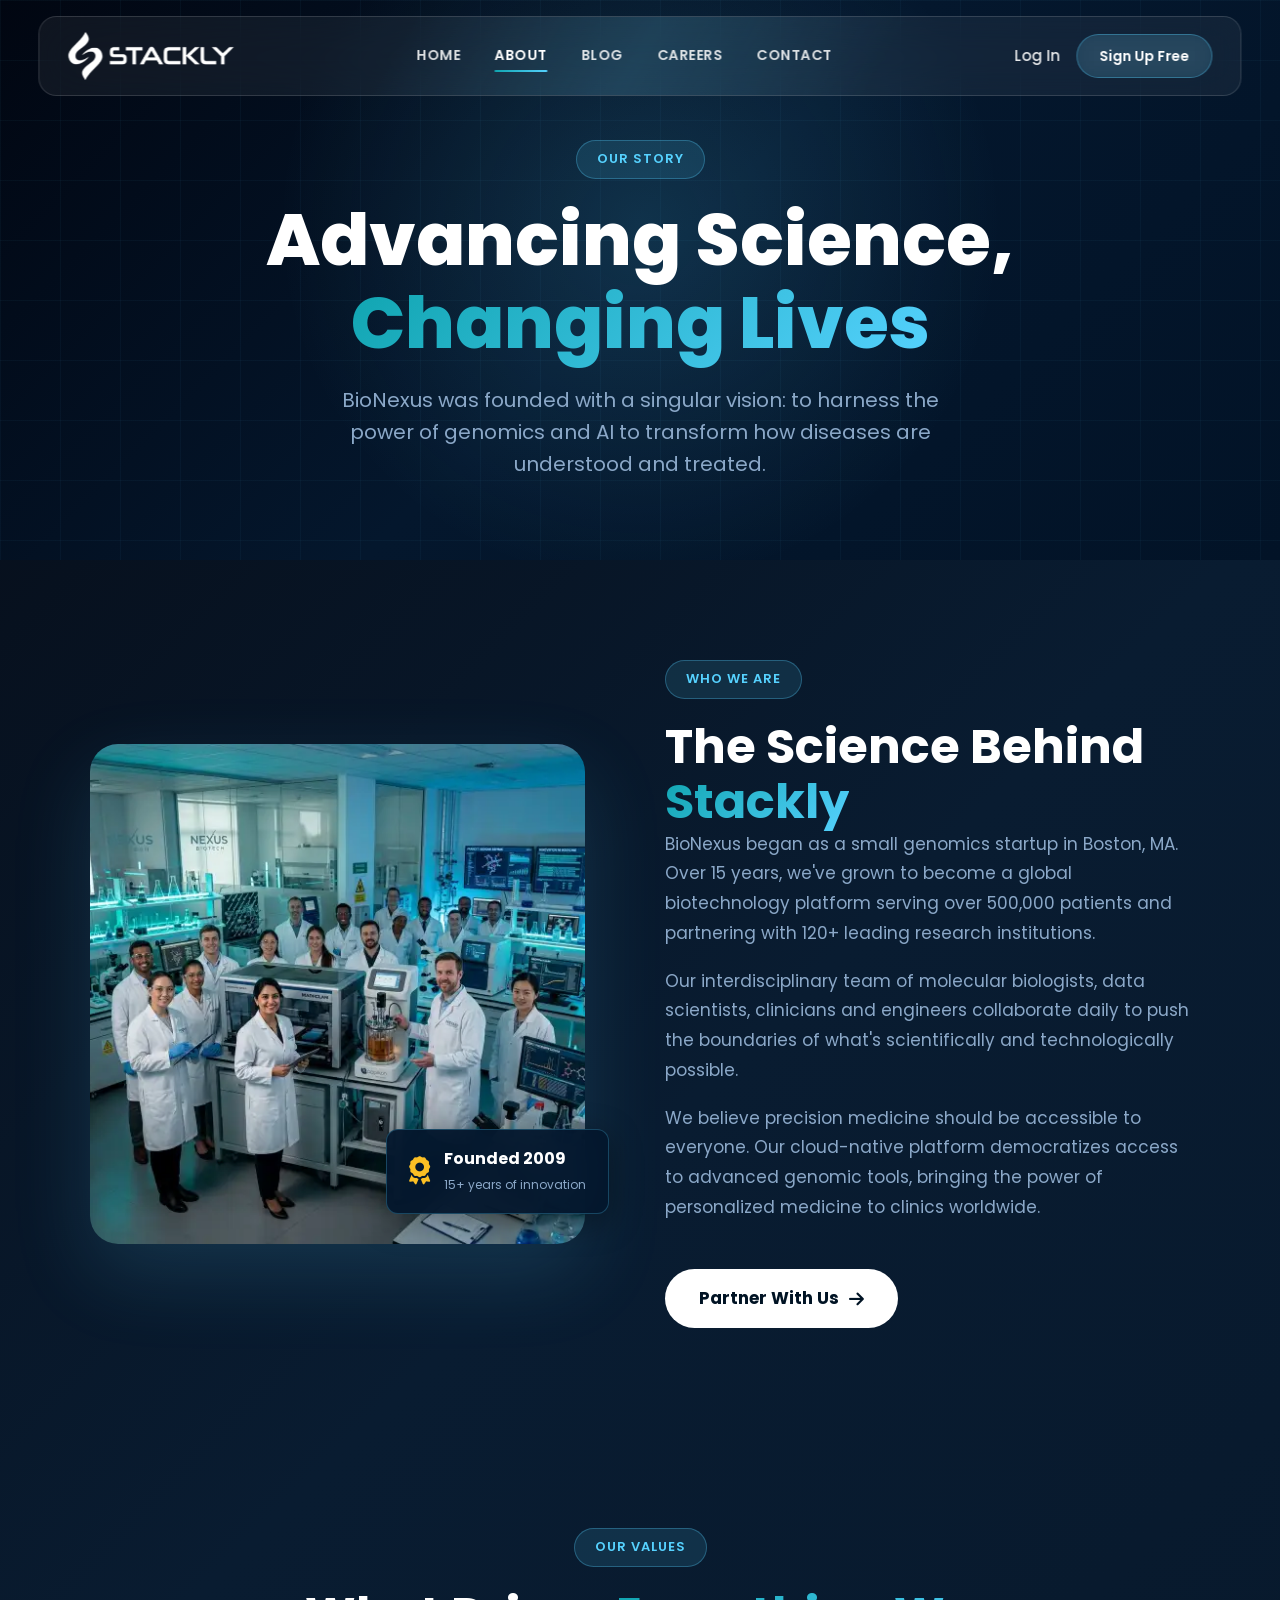
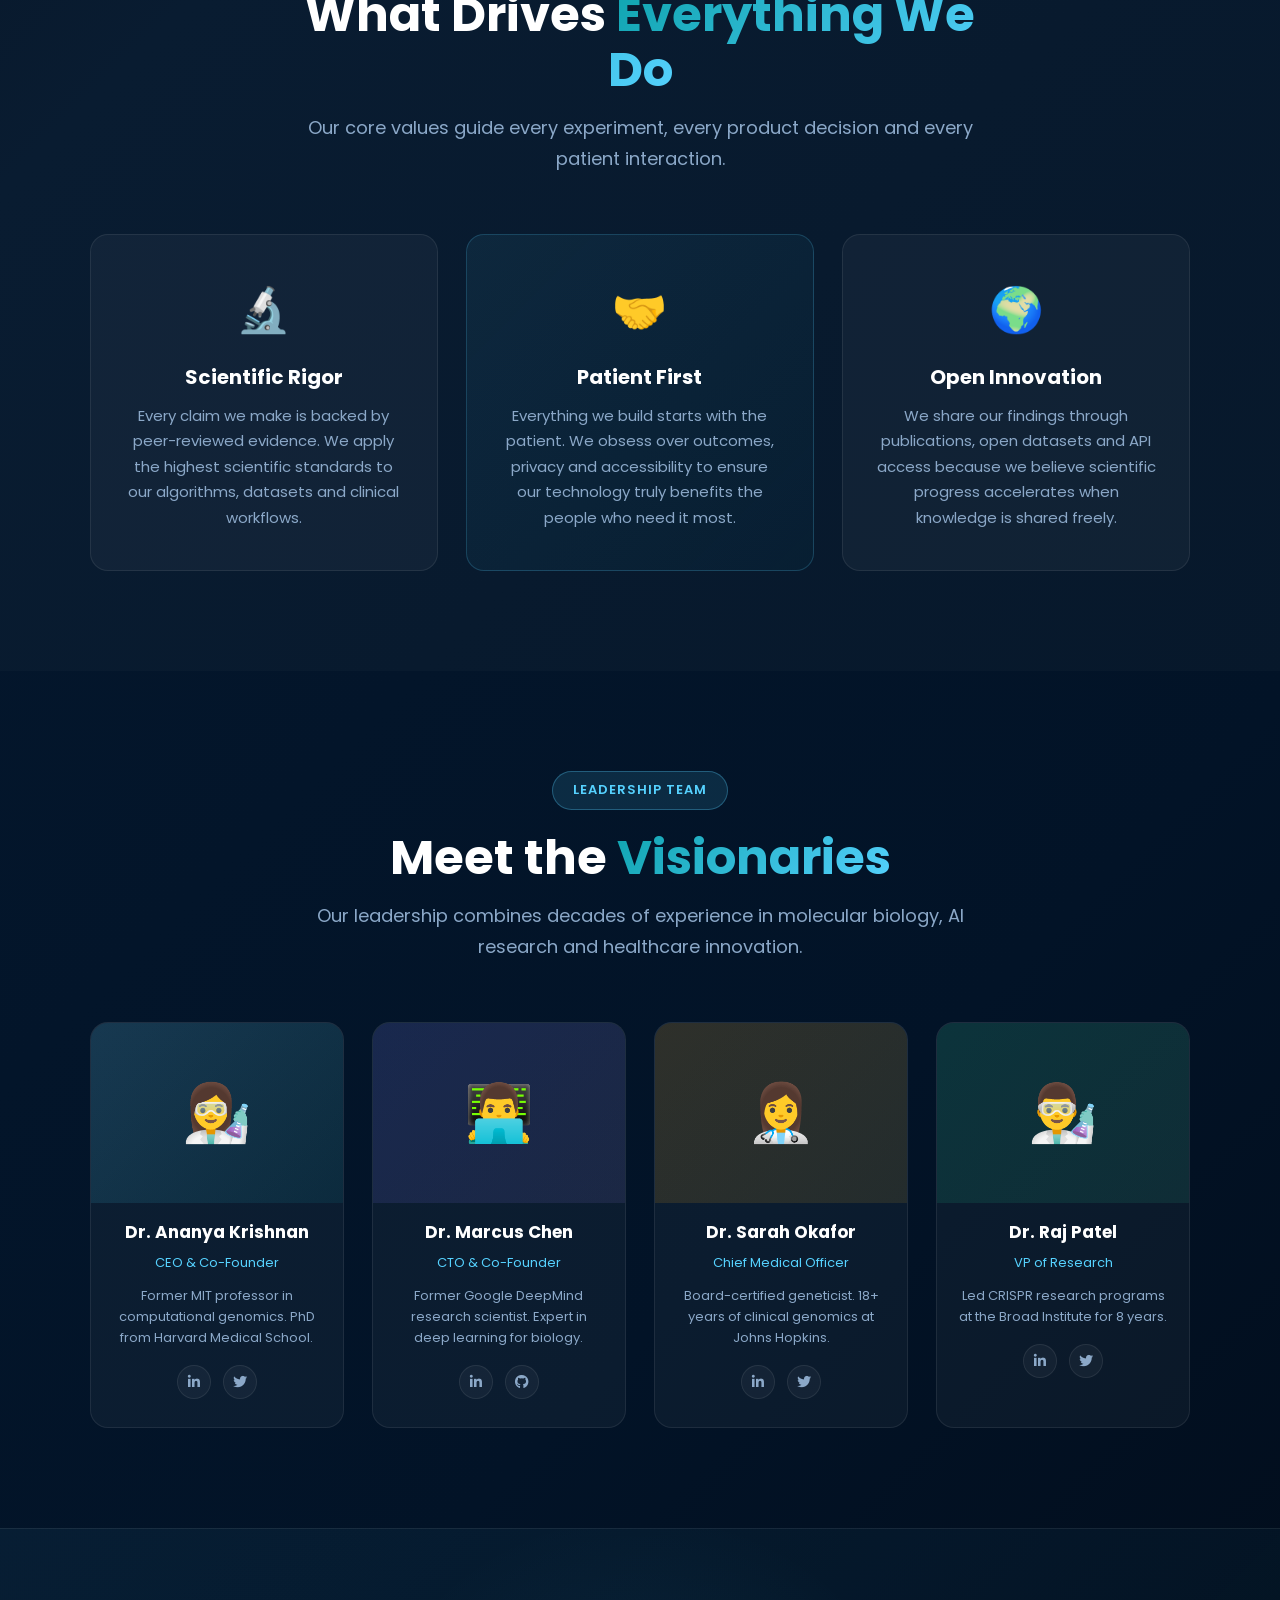
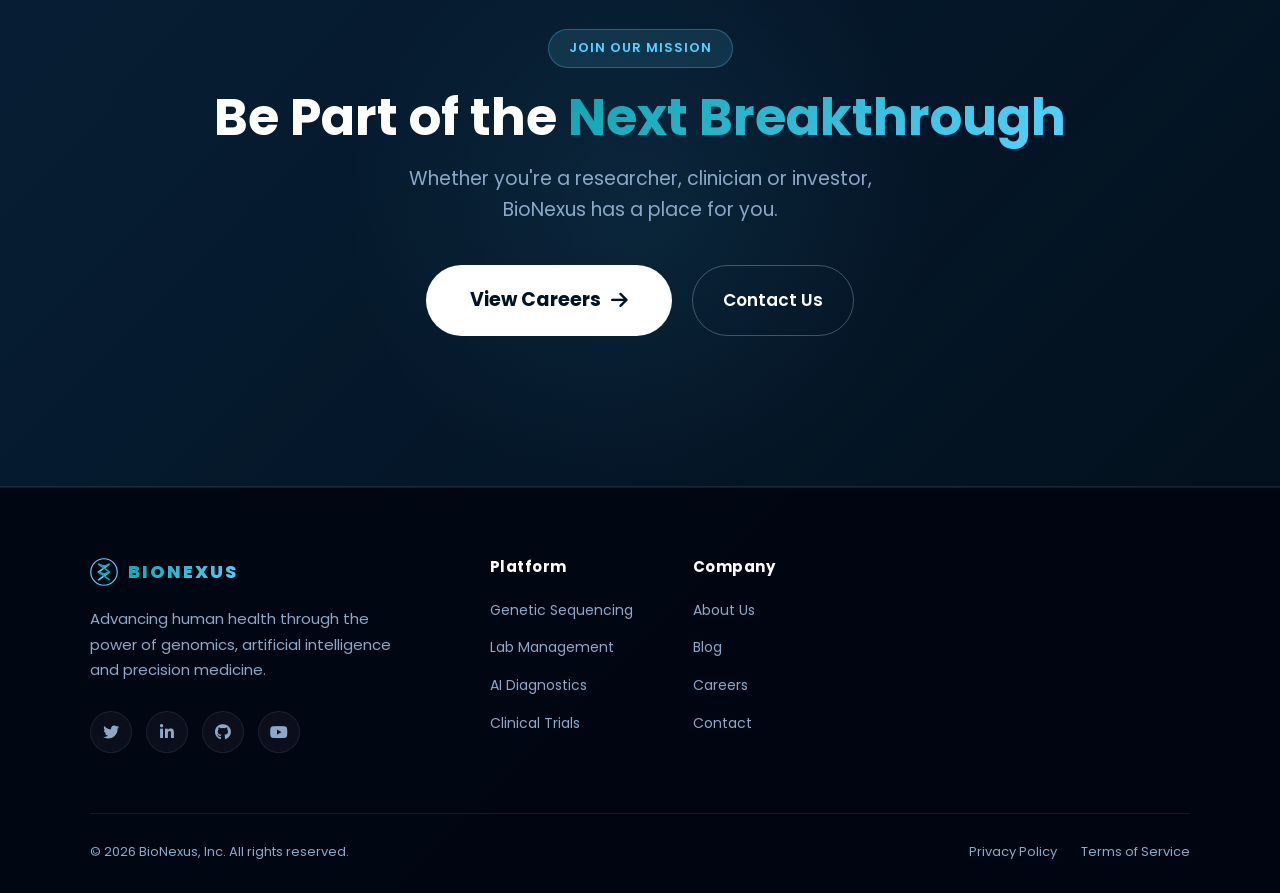
<file: about.html>
<!DOCTYPE html>
<html lang="en">
<head>
  <meta charset="UTF-8">
  <meta name="viewport" content="width=device-width, initial-scale=1.0">
  <title>About BioNexus — Our Story & Mission</title>
  <meta name="description" content="Learn about BioNexus's mission to revolutionize biotechnology through AI-powered genomics and precision medicine.">
  <link href="https://fonts.googleapis.com/css2?family=Poppins:wght@300;400;500;600;700;800&display=swap" rel="stylesheet">
  <link rel="stylesheet" href="https://cdnjs.cloudflare.com/ajax/libs/font-awesome/6.5.0/css/all.min.css">
  <link rel="stylesheet" href="style.css">
  <style>
    /* ABOUT PAGE SPECIFIC */
    .about-hero {
      min-height: 60vh;
      display: flex;
      align-items: center;
      justify-content: center;
      text-align: center;
      padding: 140px 7% 80px;
      position: relative;
      overflow: hidden;
      background:
        radial-gradient(circle at 50% 40%, rgba(86,210,255,0.15), transparent 50%),
        linear-gradient(135deg, #010611, #04172d, #021327);
    }
    .about-hero::before {
      content:"";
      position:absolute;
      inset:0;
      background-image:
        linear-gradient(rgba(86,210,255,0.04) 1px, transparent 1px),
        linear-gradient(90deg, rgba(86,210,255,0.04) 1px, transparent 1px);
      background-size: 60px 60px;
      pointer-events: none;
    }
    .about-hero h1 {
      font-size: clamp(40px, 6vw, 72px);
      font-weight: 800;
      margin-bottom: 20px;
      position: relative;
    }
    .about-hero p {
      font-size: 20px;
      color: var(--text-muted);
      max-width: 620px;
      margin: 0 auto;
      position: relative;
    }
    .team-section {
      padding: 100px 7%;
    }
    .team-grid {
      display: grid;
      grid-template-columns: repeat(4, 1fr);
      gap: 28px;
      margin-top: 60px;
    }
    .team-card {
      background: var(--card-bg);
      border: 1px solid var(--card-border);
      border-radius: var(--radius);
      overflow: hidden;
      text-align: center;
      padding-bottom: 28px;
      transition: all 0.4s ease;
    }
    .team-card:hover {
      transform: translateY(-8px);
      border-color: rgba(86,210,255,0.25);
      box-shadow: 0 20px 50px rgba(86,210,255,0.1);
    }
    .team-avatar {
      height: 180px;
      display: flex;
      align-items: center;
      justify-content: center;
      font-size: 56px;
      font-weight: 800;
      margin-bottom: 20px;
    }
    .team-card h3 { font-size: 17px; color: var(--white); margin-bottom: 6px; }
    .team-card span { font-size: 13px; color: var(--primary); }
    .team-card p { font-size: 13px; color: var(--text-muted); padding: 12px 20px 0; line-height: 1.6; }
    .team-socials {
      display: flex;
      justify-content: center;
      gap: 12px;
      margin-top: 16px;
    }
    .team-socials a {
      width: 34px; height: 34px;
      border-radius: 50%;
      background: var(--card-bg);
      border: 1px solid var(--card-border);
      display: flex;
      align-items: center;
      justify-content: center;
      color: var(--text-muted);
      font-size: 14px;
      transition: all 0.3s;
    }
    .team-socials a:hover {
      background: rgba(86,210,255,0.1);
      border-color: rgba(86,210,255,0.3);
      color: var(--primary);
    }
    .mission-section {
      padding: 100px 7%;
      background: rgba(255,255,255,0.02);
    }
    .mission-grid {
      display: grid;
      grid-template-columns: repeat(3, 1fr);
      gap: 28px;
      margin-top: 60px;
    }
    .mission-card {
      background: var(--card-bg);
      border: 1px solid var(--card-border);
      border-radius: var(--radius);
      padding: 40px 32px;
      text-align: center;
      transition: all 0.4s ease;
    }
    .mission-card:hover {
      transform: translateY(-8px);
      border-color: rgba(86,210,255,0.25);
      box-shadow: 0 20px 50px rgba(86,210,255,0.08);
    }
    .mission-icon {
      font-size: 44px;
      margin-bottom: 20px;
    }
    .mission-card h3 { font-size: 20px; margin-bottom: 14px; }
    .mission-card p { font-size: 15px; color: var(--text-muted); line-height: 1.7; }
    @media (max-width: 900px) {
      .team-grid { grid-template-columns: repeat(2, 1fr); }
      .mission-grid { grid-template-columns: 1fr; }
    }
    @media (max-width: 600px) {
      .team-grid { grid-template-columns: 1fr; }
    }
  </style>
</head>
<body>
  <!-- HEADER -->
  <header id="header">
   <div class="logo">
    <img src="Assests/logo.webp" alt="Stackly Logo" class="logo-img">
</div>
    <nav id="nav">
      <a href="home.html" class="nav-link">HOME</a>
      <a href="about.html" class="nav-link active">ABOUT</a>
      <a href="blog.html" class="nav-link">BLOG</a>
      <a href="careers.html" class="nav-link">CAREERS</a>
      <a href="contact.html" class="nav-link">CONTACT</a>
    </nav>
    <div class="header-right">
      <a href="login.html" class="btn-login">Log In</a>
      <a href="signup.html" class="btn-signup">Sign Up Free</a>
    </div>
    <button class="hamburger" id="hamburger" aria-label="Toggle menu">
      <span></span><span></span><span></span>
    </button>
  </header>
  <div class="mobile-menu" id="mobileMenu">
    <div class="mobile-menu-top">
      <span class="logo-text" style="color:#56d2ff;font-weight:800;font-size:22px;">STACKLY</span>
      <button class="mobile-close" id="menuClose"><i class="fas fa-times"></i></button>
    </div>
    <a href="home.html">HOME</a>
    <a href="about.html">ABOUT</a>
    <a href="blog.html">BLOG</a>
    <a href="careers.html">CAREERS</a>
    <a href="contact.html">CONTACT</a>
    <a href="login.html" class="mobile-login">LOG IN</a>
    <a href="signup.html" class="mobile-signup">SIGN UP FREE</a>
  </div>
  <!-- ABOUT HERO -->
  <section class="about-hero">
    <div>
      <span class="section-tag">Our Story</span>
      <h1>Advancing Science,<br><span class="gradient-text">Changing Lives</span></h1>
      <p>BioNexus was founded with a singular vision: to harness the power of genomics and AI to transform how diseases are understood and treated.</p>
    </div>
  </section>
  <!-- ABOUT SECTION (reusing home style) -->
  <section class="about-section">
    <div class="about-left">
      <div class="about-img-wrap">
        <img src="Assests/about.webp" alt="BioNexus Team">
        <div class="about-badge">
          <i class="fas fa-award"></i>
          <div>
            <strong>Founded 2009</strong>
            <span>15+ years of innovation</span>
          </div>
        </div>
      </div>
    </div>
    <div class="about-right">
      <span class="section-tag">Who We Are</span>
      <h2>The Science Behind<br><span class="gradient-text">Stackly</span></h2>
      <p class="about-text">
        BioNexus began as a small genomics startup in Boston, MA. Over 15 years, we've grown to become a global biotechnology platform serving over 500,000 patients and partnering with 120+ leading research institutions.
      </p>
      <p class="about-text">
        Our interdisciplinary team of molecular biologists, data scientists, clinicians and engineers collaborate daily to push the boundaries of what's scientifically and technologically possible.
      </p>
      <p class="about-text">
        We believe precision medicine should be accessible to everyone. Our cloud-native platform democratizes access to advanced genomic tools, bringing the power of personalized medicine to clinics worldwide.
      </p>
      <a href="contact.html" class="btn-primary" style="margin-top:28px;display:inline-flex;">Partner With Us <i class="fas fa-arrow-right"></i></a>
    </div>
  </section>
  <!-- MISSION SECTION -->
  <section class="mission-section">
    <div class="section-header">
      <span class="section-tag">Our Values</span>
      <h2>What Drives <span class="gradient-text">Everything We Do</span></h2>
      <p>Our core values guide every experiment, every product decision and every patient interaction.</p>
    </div>
    <div class="mission-grid">
      <div class="mission-card">
        <div class="mission-icon">🔬</div>
        <h3>Scientific Rigor</h3>
        <p>Every claim we make is backed by peer-reviewed evidence. We apply the highest scientific standards to our algorithms, datasets and clinical workflows.</p>
      </div>
      <div class="mission-card" style="background:linear-gradient(135deg,rgba(86,210,255,0.07),rgba(15,164,175,0.04));border-color:rgba(86,210,255,0.2);">
        <div class="mission-icon">🤝</div>
        <h3>Patient First</h3>
        <p>Everything we build starts with the patient. We obsess over outcomes, privacy and accessibility to ensure our technology truly benefits the people who need it most.</p>
      </div>
      <div class="mission-card">
        <div class="mission-icon">🌍</div>
        <h3>Open Innovation</h3>
        <p>We share our findings through publications, open datasets and API access because we believe scientific progress accelerates when knowledge is shared freely.</p>
      </div>
    </div>
  </section>
  <!-- TEAM SECTION -->
  <section class="team-section">
    <div class="section-header">
      <span class="section-tag">Leadership Team</span>
      <h2>Meet the <span class="gradient-text">Visionaries</span></h2>
      <p>Our leadership combines decades of experience in molecular biology, AI research and healthcare innovation.</p>
    </div>
    <div class="team-grid">
      <div class="team-card">
        <div class="team-avatar" style="background:linear-gradient(135deg,rgba(86,210,255,0.15),rgba(15,164,175,0.1));">👩‍🔬</div>
        <h3>Dr. Ananya Krishnan</h3>
        <span>CEO & Co-Founder</span>
        <p>Former MIT professor in computational genomics. PhD from Harvard Medical School.</p>
        <div class="team-socials">
          <a href="#"><i class="fab fa-linkedin-in"></i></a>
          <a href="#"><i class="fab fa-twitter"></i></a>
        </div>
      </div>
      <div class="team-card">
        <div class="team-avatar" style="background:linear-gradient(135deg,rgba(99,102,241,0.15),rgba(167,139,250,0.1));">👨‍💻</div>
        <h3>Dr. Marcus Chen</h3>
        <span>CTO & Co-Founder</span>
        <p>Former Google DeepMind research scientist. Expert in deep learning for biology.</p>
        <div class="team-socials">
          <a href="#"><i class="fab fa-linkedin-in"></i></a>
          <a href="#"><i class="fab fa-github"></i></a>
        </div>
      </div>
      <div class="team-card">
        <div class="team-avatar" style="background:linear-gradient(135deg,rgba(245,158,11,0.15),rgba(251,191,36,0.1));">👩‍⚕️</div>
        <h3>Dr. Sarah Okafor</h3>
        <span>Chief Medical Officer</span>
        <p>Board-certified geneticist. 18+ years of clinical genomics at Johns Hopkins.</p>
        <div class="team-socials">
          <a href="#"><i class="fab fa-linkedin-in"></i></a>
          <a href="#"><i class="fab fa-twitter"></i></a>
        </div>
      </div>
      <div class="team-card">
        <div class="team-avatar" style="background:linear-gradient(135deg,rgba(16,185,129,0.15),rgba(52,211,153,0.1));">👨‍🔬</div>
        <h3>Dr. Raj Patel</h3>
        <span>VP of Research</span>
        <p>Led CRISPR research programs at the Broad Institute for 8 years.</p>
        <div class="team-socials">
          <a href="404.html"><i class="fab fa-linkedin-in"></i></a>
          <a href="404.html"><i class="fab fa-twitter"></i></a>
        </div>
      </div>
    </div>
  </section>
  <!-- CTA -->
  <section class="cta-section">
    <div class="cta-glow"></div>
    <div class="cta-content">
      <span class="section-tag">Join Our Mission</span>
      <h2>Be Part of the <span class="gradient-text">Next Breakthrough</span></h2>
      <p>Whether you're a researcher, clinician or investor, BioNexus has a place for you.</p>
      <div class="cta-actions">
        <a href="careers.html" class="btn-primary btn-large">View Careers <i class="fas fa-arrow-right"></i></a>
        <a href="contact.html" class="btn-ghost">Contact Us</a>
      </div>
    </div>
  </section>
  <!-- FOOTER -->
  <footer class="footer">
    <div class="footer-top">
      <div class="footer-brand">
        <div class="footer-logo">
          <svg width="28" height="28" viewBox="0 0 36 36" fill="none">
            <circle cx="18" cy="18" r="17" stroke="#56d2ff" stroke-width="1.5"/>
            <path d="M11 8 Q18 13 25 8 Q18 13 11 18 Q18 23 25 18 Q18 23 11 28" stroke="#56d2ff" stroke-width="2" stroke-linecap="round" fill="none"/>
            <path d="M25 8 Q18 13 11 8 Q18 13 25 18 Q18 23 11 18 Q18 23 25 28" stroke="#0fa4af" stroke-width="2" stroke-linecap="round" fill="none"/>
          </svg>
          <span>BIONEXUS</span>
        </div>
        <p>Advancing human health through the power of genomics, artificial intelligence and precision medicine.</p>
        <div class="footer-socials">
          <a href="404.html" aria-label="Twitter"><i class="fab fa-twitter"></i></a>
          <a href="404.html" aria-label="LinkedIn"><i class="fab fa-linkedin-in"></i></a>
          <a href="404.html" aria-label="GitHub"><i class="fab fa-github"></i></a>
          <a href="404.html" aria-label="YouTube"><i class="fab fa-youtube"></i></a>
        </div>
      </div>
      <div class="footer-links">
        <div class="footer-col">
          <h4>Platform</h4>
          <ul>
            <li><a href="404.html">Genetic Sequencing</a></li>
            <li><a href="404.html">Lab Management</a></li>
            <li><a href="404.html">AI Diagnostics</a></li>
            <li><a href="404.html">Clinical Trials</a></li>
          </ul>
        </div>
        <div class="footer-col">
          <h4>Company</h4>
          <ul>
            <li><a href="about.html">About Us</a></li>
            <li><a href="blog.html">Blog</a></li>
            <li><a href="careers.html">Careers</a></li>
            <li><a href="contact.html">Contact</a></li>
          </ul>
        </div>
      </div>
    </div>
    <div class="footer-bottom">
      <span>© 2026 BioNexus, Inc. All rights reserved.</span>
      <div class="footer-legal">
        <a href="404.html">Privacy Policy</a>
        <a href="404.html">Terms of Service</a>
      </div>
    </div>
  </footer>
  <script src="main.js"></script>
</body>
</html>
</file>
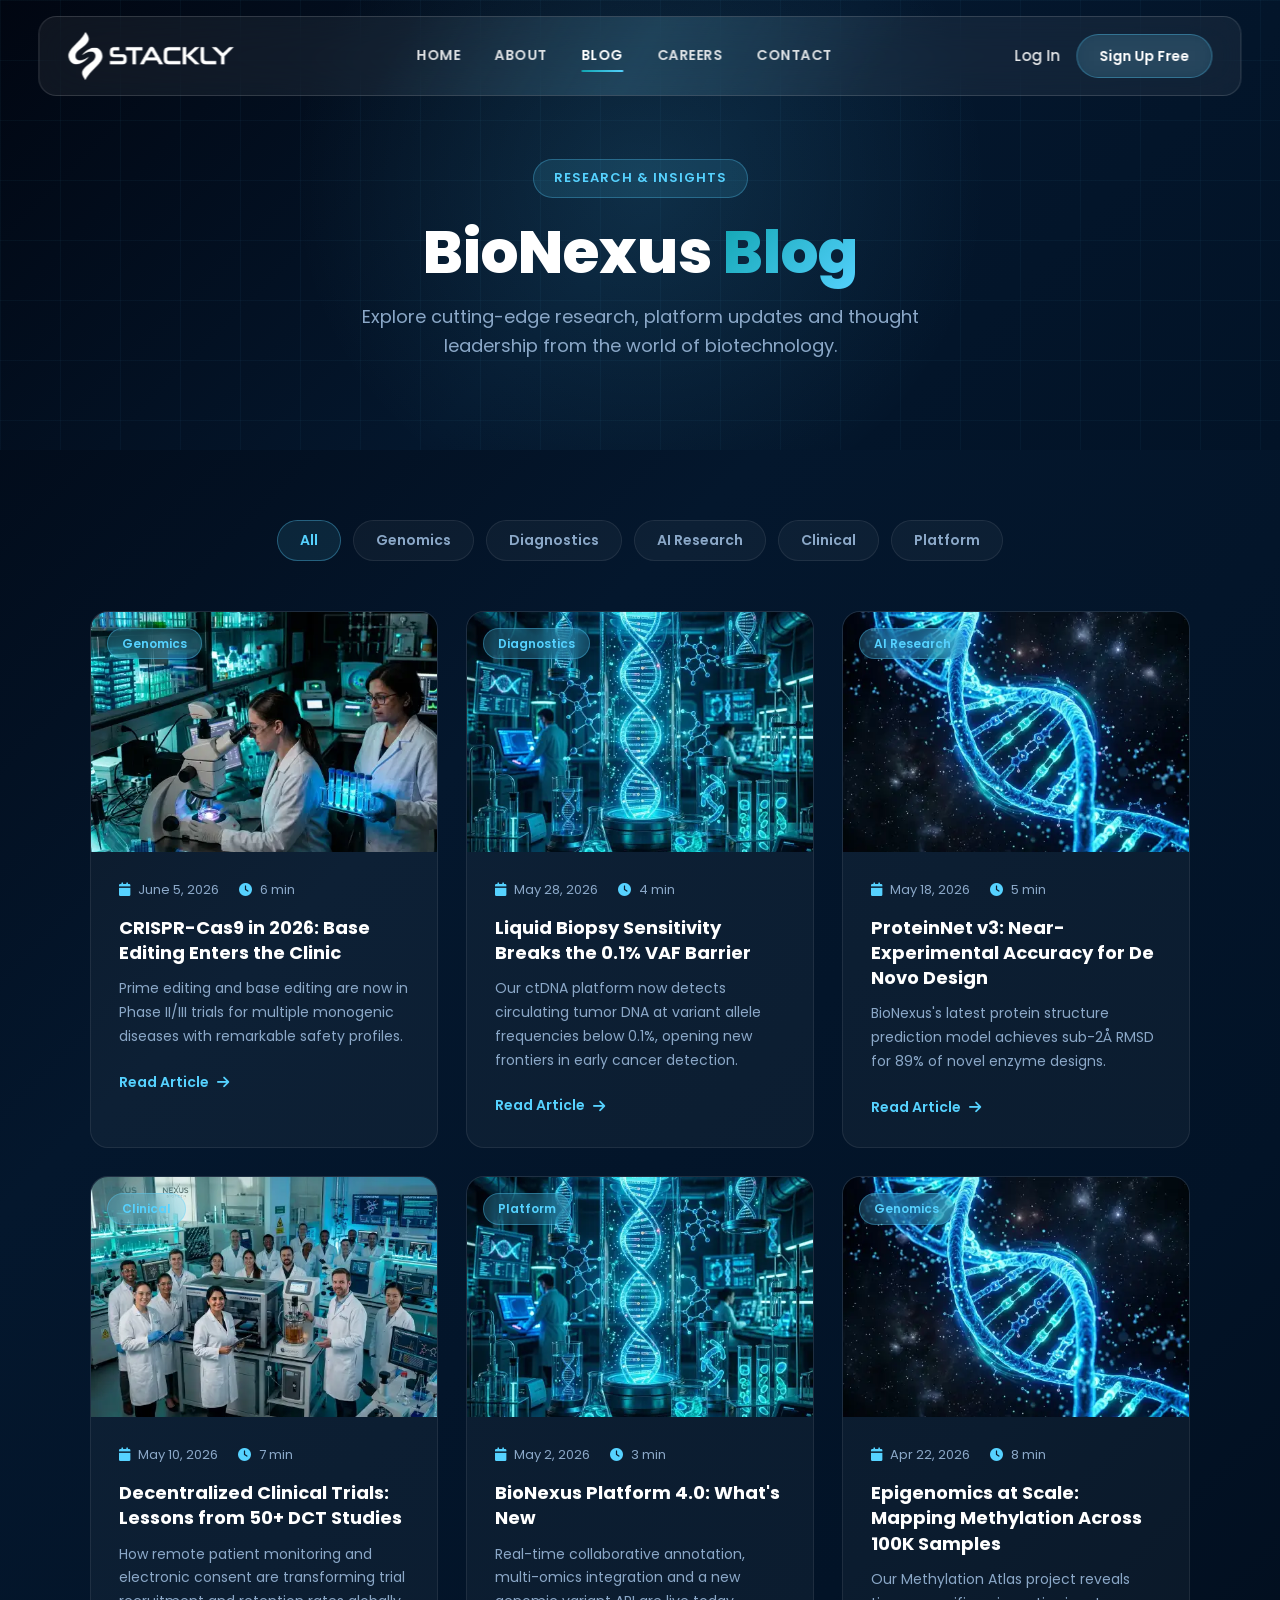
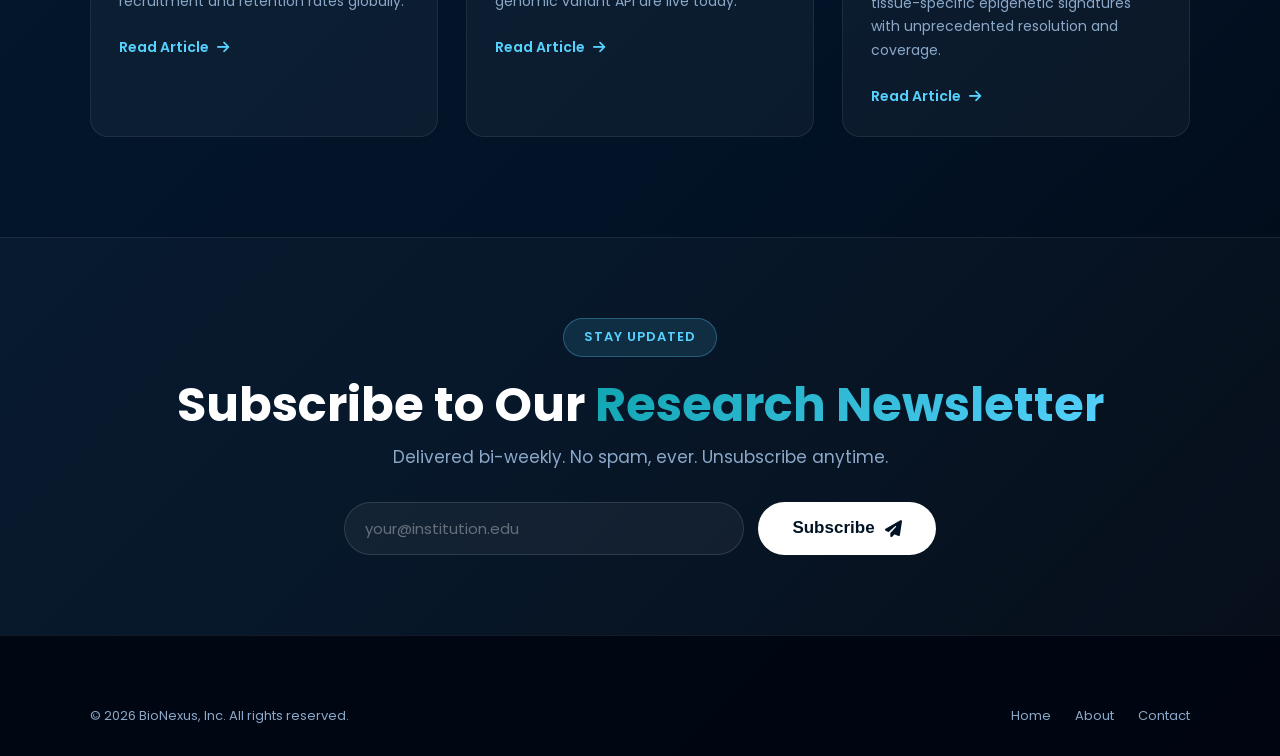
<file: blog.html>
<!DOCTYPE html>
<html lang="en">
<head>
  <meta charset="UTF-8">
  <meta name="viewport" content="width=device-width, initial-scale=1.0">
  <title>Blog — BioNexus Research & Insights</title>
  <meta name="description" content="Explore the latest research, insights and breakthroughs from the BioNexus team and the broader biotech community.">
  <link href="https://fonts.googleapis.com/css2?family=Poppins:wght@300;400;500;600;700;800&display=swap" rel="stylesheet">
  <link rel="stylesheet" href="https://cdnjs.cloudflare.com/ajax/libs/font-awesome/6.5.0/css/all.min.css">
  <link rel="stylesheet" href="style.css">
  <style>
    .page-hero {
      min-height: 50vh;
      display: flex;
      align-items: center;
      justify-content: center;
      text-align: center;
      padding: 140px 7% 70px;
      position: relative;
      overflow: hidden;
      background:
        radial-gradient(circle at 50% 40%, rgba(86,210,255,0.13), transparent 50%),
        linear-gradient(135deg, #010611, #04172d, #021327);
    }
    .page-hero::before {
      content:"";
      position:absolute;
      inset:0;
      background-image:
        linear-gradient(rgba(86,210,255,0.04) 1px, transparent 1px),
        linear-gradient(90deg, rgba(86,210,255,0.04) 1px, transparent 1px);
      background-size: 60px 60px;
      pointer-events: none;
    }
    .page-hero h1 { font-size: clamp(36px,5vw,60px); font-weight:800; margin-bottom:16px; position:relative; }
    .page-hero p { font-size: 18px; color: var(--text-muted); max-width: 580px; margin: 0 auto; position:relative; }
    /* Blog Filter Tabs */
    .blog-filters {
      display: flex;
      gap: 12px;
      justify-content: center;
      margin-bottom: 50px;
      flex-wrap: wrap;
    }
    .filter-btn {
      padding: 9px 22px;
      border-radius: 30px;
      border: 1px solid var(--card-border);
      background: var(--card-bg);
      color: var(--text-muted);
      font-size: 14px;
      font-weight: 600;
      cursor: pointer;
      transition: all 0.3s;
      font-family: 'Poppins', sans-serif;
    }
    .filter-btn:hover,
    .filter-btn.active {
      background: rgba(86,210,255,0.1);
      border-color: rgba(86,210,255,0.35);
      color: var(--primary);
    }
    /* Full Blog Grid */
    .full-blog-section {
      padding: 70px 7% 100px;
    }
    .full-blog-grid {
      display: grid;
      grid-template-columns: repeat(3, 1fr);
      gap: 28px;
    }
    .newsletter-section {
      padding: 80px 7%;
      background: rgba(255,255,255,0.02);
      border-top: 1px solid var(--card-border);
      text-align: center;
    }
    .newsletter-form {
      display: flex;
      gap: 14px;
      justify-content: center;
      margin-top: 30px;
      flex-wrap: wrap;
    }
    .newsletter-form input {
      flex: 1;
      max-width: 400px;
      padding: 14px 20px;
      background: rgba(255,255,255,0.05);
      border: 1px solid rgba(255,255,255,0.12);
      border-radius: 50px;
      color: white;
      font-size: 15px;
      font-family: 'Poppins', sans-serif;
      outline: none;
      transition: all 0.3s;
    }
    .newsletter-form input:focus {
      border-color: rgba(86,210,255,0.4);
      background: rgba(86,210,255,0.04);
    }
    .newsletter-form input::placeholder { color: rgba(255,255,255,0.35); }
    @media (max-width: 900px) {
      .full-blog-grid { grid-template-columns: repeat(2,1fr); }
    }
    @media (max-width: 600px) {
      .full-blog-grid { grid-template-columns: 1fr; }
    }
  </style>
</head>
<body>
  <!-- HEADER -->
  <header id="header">
    <div class="logo">
    <img src="Assests/logo.webp" alt="Stackly Logo" class="logo-img">
</div>
    <nav id="nav">
      <a href="home.html" class="nav-link">HOME</a>
      <a href="about.html" class="nav-link">ABOUT</a>
      <a href="blog.html" class="nav-link active">BLOG</a>
      <a href="careers.html" class="nav-link">CAREERS</a>
      <a href="contact.html" class="nav-link">CONTACT</a>
    </nav>
    <div class="header-right">
      <a href="login.html" class="btn-login">Log In</a>
      <a href="signup.html" class="btn-signup">Sign Up Free</a>
    </div>
    <button class="hamburger" id="hamburger" aria-label="Toggle menu">
      <span></span><span></span><span></span>
    </button>
  </header>
  <div class="mobile-menu" id="mobileMenu">
    <div class="mobile-menu-top">
      <span class="logo-text" style="color:#56d2ff;font-weight:800;font-size:22px;">STACKLY</span>
      <button class="mobile-close" id="menuClose"><i class="fas fa-times"></i></button>
    </div>
    <a href="home.html">HOME</a>
    <a href="about.html">ABOUT</a>
    <a href="blog.html">BLOG</a>
    <a href="careers.html">CAREERS</a>
    <a href="contact.html">CONTACT</a>
    <a href="login.html" class="mobile-login">LOG IN</a>
    <a href="signup.html" class="mobile-signup">SIGN UP FREE</a>
  </div>
  <section class="page-hero">
    <div>
      <span class="section-tag">Research & Insights</span>
      <h1>BioNexus <span class="gradient-text">Blog</span></h1>
      <p>Explore cutting-edge research, platform updates and thought leadership from the world of biotechnology.</p>
    </div>
  </section>
  <section class="full-blog-section">
    <div class="blog-filters">
      <button class="filter-btn active" onclick="filterPosts(this,'all')">All</button>
      <button class="filter-btn" onclick="filterPosts(this,'genomics')">Genomics</button>
      <button class="filter-btn" onclick="filterPosts(this,'diagnostics')">Diagnostics</button>
      <button class="filter-btn" onclick="filterPosts(this,'ai')">AI Research</button>
      <button class="filter-btn" onclick="filterPosts(this,'clinical')">Clinical</button>
      <button class="filter-btn" onclick="filterPosts(this,'platform')">Platform</button>
    </div>
    <div class="full-blog-grid" id="blogGrid">
      <!-- Post 1 -->
      <article class="blog-card" data-cat="genomics">
        <div class="blog-img">
          <img src="Assests/lab.webp" alt="CRISPR 2026">
          <span class="blog-category">Genomics</span>
        </div>
        <div class="blog-content">
          <div class="blog-meta">
            <span><i class="fas fa-calendar"></i> June 5, 2026</span>
            <span><i class="fas fa-clock"></i> 6 min</span>
          </div>
          <h3>CRISPR-Cas9 in 2026: Base Editing Enters the Clinic</h3>
          <p>Prime editing and base editing are now in Phase II/III trials for multiple monogenic diseases with remarkable safety profiles.</p>
          <a href="#" class="blog-read-more">Read Article <i class="fas fa-arrow-right"></i></a>
        </div>
      </article>
      <!-- Post 2 -->
      <article class="blog-card" data-cat="diagnostics">
        <div class="blog-img">
          <img src="Assests/hero.webp" alt="Liquid Biopsy">
          <span class="blog-category">Diagnostics</span>
        </div>
        <div class="blog-content">
          <div class="blog-meta">
            <span><i class="fas fa-calendar"></i> May 28, 2026</span>
            <span><i class="fas fa-clock"></i> 4 min</span>
          </div>
          <h3>Liquid Biopsy Sensitivity Breaks the 0.1% VAF Barrier</h3>
          <p>Our ctDNA platform now detects circulating tumor DNA at variant allele frequencies below 0.1%, opening new frontiers in early cancer detection.</p>
          <a href="#" class="blog-read-more">Read Article <i class="fas fa-arrow-right"></i></a>
        </div>
      </article>
      <!-- Post 3 -->
      <article class="blog-card" data-cat="ai">
        <div class="blog-img">
          <img src="Assests/dna.webp" alt="AI Protein">
          <span class="blog-category">AI Research</span>
        </div>
        <div class="blog-content">
          <div class="blog-meta">
            <span><i class="fas fa-calendar"></i> May 18, 2026</span>
            <span><i class="fas fa-clock"></i> 5 min</span>
          </div>
          <h3>ProteinNet v3: Near-Experimental Accuracy for De Novo Design</h3>
          <p>BioNexus's latest protein structure prediction model achieves sub-2Å RMSD for 89% of novel enzyme designs.</p>
          <a href="#" class="blog-read-more">Read Article <i class="fas fa-arrow-right"></i></a>
        </div>
      </article>
      <!-- Post 4 -->
      <article class="blog-card" data-cat="clinical">
        <div class="blog-img">
          <img src="Assests/about.webp" alt="Clinical Trials">
          <span class="blog-category">Clinical</span>
        </div>
        <div class="blog-content">
          <div class="blog-meta">
            <span><i class="fas fa-calendar"></i> May 10, 2026</span>
            <span><i class="fas fa-clock"></i> 7 min</span>
          </div>
          <h3>Decentralized Clinical Trials: Lessons from 50+ DCT Studies</h3>
          <p>How remote patient monitoring and electronic consent are transforming trial recruitment and retention rates globally.</p>
          <a href="#" class="blog-read-more">Read Article <i class="fas fa-arrow-right"></i></a>
        </div>
      </article>
      <!-- Post 5 -->
      <article class="blog-card" data-cat="platform">
        <div class="blog-img">
          <img src="Assests/hero.webp" alt="Platform Update">
          <span class="blog-category">Platform</span>
        </div>
        <div class="blog-content">
          <div class="blog-meta">
            <span><i class="fas fa-calendar"></i> May 2, 2026</span>
            <span><i class="fas fa-clock"></i> 3 min</span>
          </div>
          <h3>BioNexus Platform 4.0: What's New</h3>
          <p>Real-time collaborative annotation, multi-omics integration and a new genomic variant API are live today.</p>
          <a href="#" class="blog-read-more">Read Article <i class="fas fa-arrow-right"></i></a>
        </div>
      </article>
      <!-- Post 6 -->
      <article class="blog-card" data-cat="genomics">
        <div class="blog-img">
          <img src="Assests/dna.webp" alt="Epigenomics">
          <span class="blog-category">Genomics</span>
        </div>
        <div class="blog-content">
          <div class="blog-meta">
            <span><i class="fas fa-calendar"></i> Apr 22, 2026</span>
            <span><i class="fas fa-clock"></i> 8 min</span>
          </div>
          <h3>Epigenomics at Scale: Mapping Methylation Across 100K Samples</h3>
          <p>Our Methylation Atlas project reveals tissue-specific epigenetic signatures with unprecedented resolution and coverage.</p>
          <a href="#" class="blog-read-more">Read Article <i class="fas fa-arrow-right"></i></a>
        </div>
      </article>
    </div>
  </section>
  <!-- NEWSLETTER -->
  <section class="newsletter-section">
    <span class="section-tag">Stay Updated</span>
    <h2>Subscribe to Our <span class="gradient-text">Research Newsletter</span></h2>
    <p style="color:var(--text-muted);margin-top:12px;font-size:17px;">Delivered bi-weekly. No spam, ever. Unsubscribe anytime.</p>
    <form class="newsletter-form" onsubmit="handleNewsletter(event)">
      <input type="email" id="newsletterEmail" placeholder="your@institution.edu" required>
      <button type="submit" class="btn-primary">Subscribe <i class="fas fa-paper-plane"></i></button>
    </form>
  </section>
  <!-- FOOTER MINIMAL -->
  <footer class="footer">
    <div class="footer-bottom" style="border-top:none;padding-top:0;">
      <span>© 2026 BioNexus, Inc. All rights reserved.</span>
      <div class="footer-legal">
        <a href="home.html">Home</a>
        <a href="about.html">About</a>
        <a href="contact.html">Contact</a>
      </div>
    </div>
  </footer>
  <script src="main.js"></script>
  <script>
    function filterPosts(btn, cat) {
      document.querySelectorAll('.filter-btn').forEach(b => b.classList.remove('active'));
      btn.classList.add('active');
      document.querySelectorAll('#blogGrid .blog-card').forEach(card => {
        if (cat === 'all' || card.dataset.cat === cat) {
          card.style.display = '';
        } else {
          card.style.display = 'none';
        }
      });
    }
    function handleNewsletter(e) {
      e.preventDefault();
      const btn = e.target.querySelector('button');
      btn.innerHTML = '<i class="fas fa-check"></i> Subscribed!';
      btn.style.background = '#10b981';
      setTimeout(() => {
        btn.innerHTML = 'Subscribe <i class="fas fa-paper-plane"></i>';
        btn.style.background = '';
        document.getElementById('newsletterEmail').value = '';
      }, 3000);
    }
  </script>
</body>
</html>
</file>
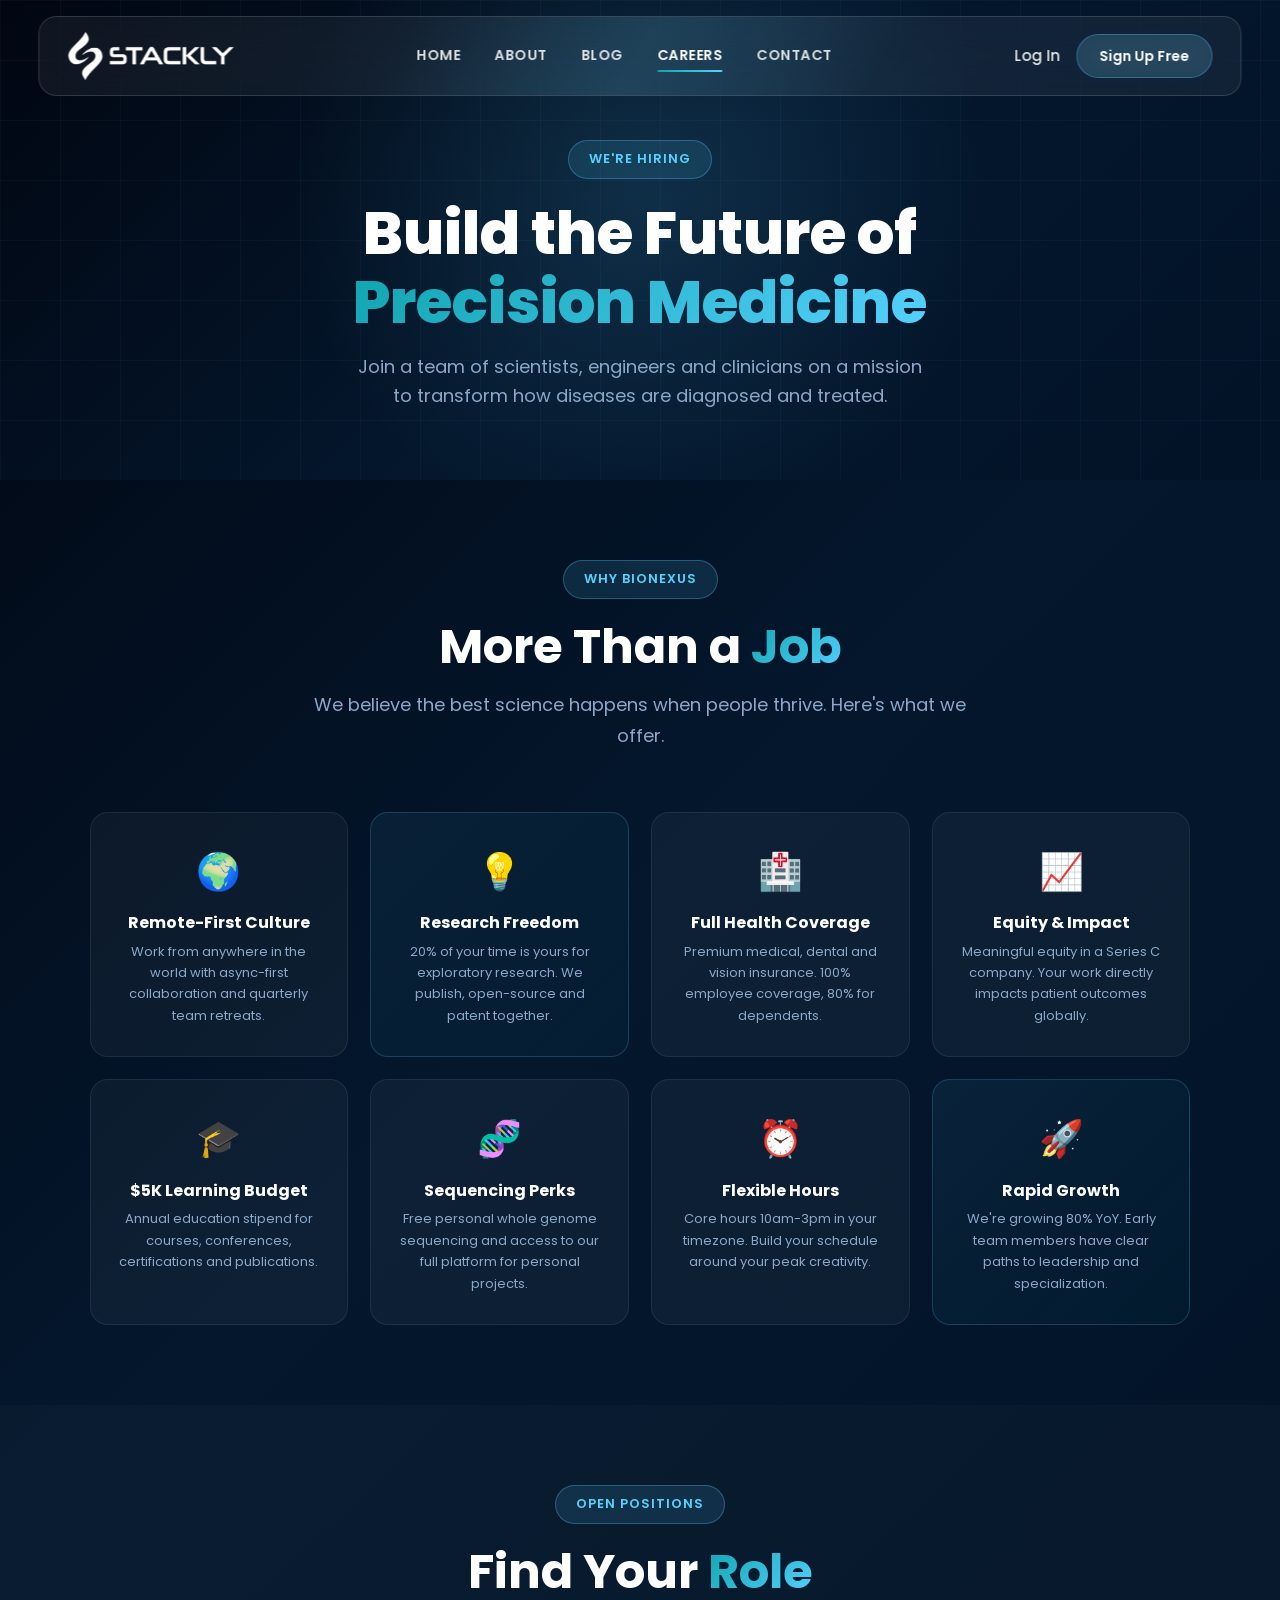
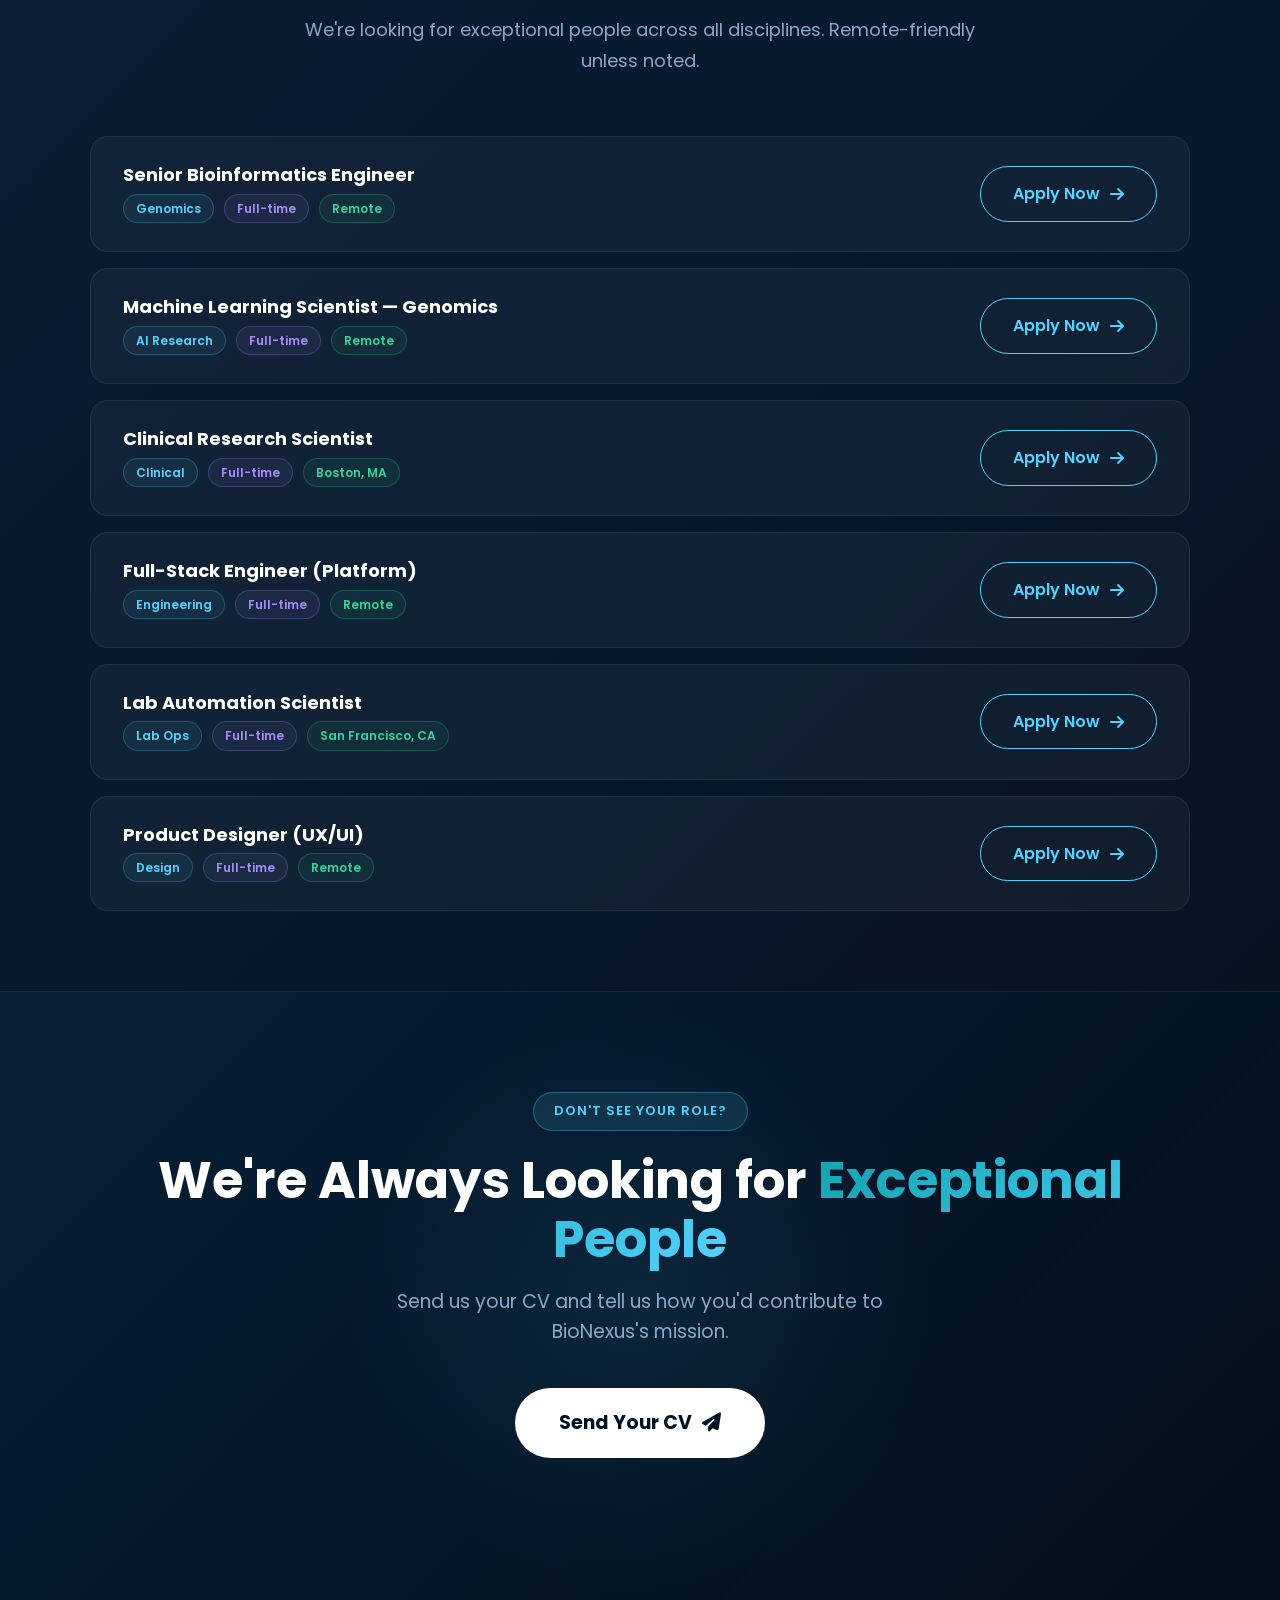
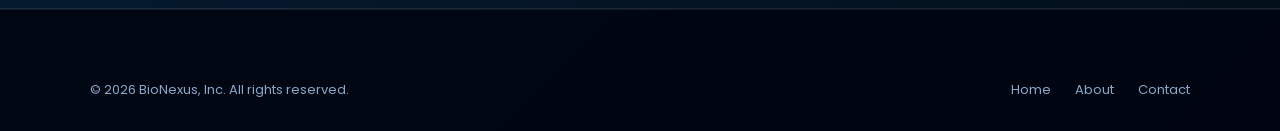
<file: careers.html>
<!DOCTYPE html>
<html lang="en">
<head>
  <meta charset="UTF-8">
  <meta name="viewport" content="width=device-width, initial-scale=1.0">
  <title>Careers — BioNexus</title>
  <meta name="description" content="Join BioNexus and help build the future of precision medicine. Explore open positions in genomics, AI, engineering and more.">
  <link href="https://fonts.googleapis.com/css2?family=Poppins:wght@300;400;500;600;700;800&display=swap" rel="stylesheet">
  <link rel="stylesheet" href="https://cdnjs.cloudflare.com/ajax/libs/font-awesome/6.5.0/css/all.min.css">
  <link rel="stylesheet" href="style.css">
  <style>
    .page-hero {
      min-height: 52vh;
      display: flex;
      align-items: center;
      justify-content: center;
      text-align: center;
      padding: 140px 7% 70px;
      position: relative;
      overflow: hidden;
      background:
        radial-gradient(circle at 50% 40%, rgba(86,210,255,0.13), transparent 50%),
        linear-gradient(135deg, #010611, #04172d, #021327);
    }
    .page-hero::before {
      content:"";
      position:absolute;
      inset:0;
      background-image:
        linear-gradient(rgba(86,210,255,0.04) 1px, transparent 1px),
        linear-gradient(90deg, rgba(86,210,255,0.04) 1px, transparent 1px);
      background-size: 60px 60px;
      pointer-events: none;
    }
    .page-hero h1 { font-size: clamp(36px,5vw,60px); font-weight:800; margin-bottom:16px; position:relative; }
    .page-hero p { font-size: 18px; color: var(--text-muted); max-width: 580px; margin: 0 auto; position:relative; }
    .perks-section { padding: 80px 7%; }
    .perks-grid {
      display: grid;
      grid-template-columns: repeat(4,1fr);
      gap: 22px;
      margin-top: 50px;
    }
    .perk-card {
      background: var(--card-bg);
      border: 1px solid var(--card-border);
      border-radius: var(--radius);
      padding: 30px 22px;
      text-align: center;
      transition: all 0.4s;
    }
    .perk-card:hover {
      transform: translateY(-6px);
      border-color: rgba(86,210,255,0.2);
    }
    .perk-icon { font-size: 36px; margin-bottom: 14px; }
    .perk-card h3 { font-size: 16px; margin-bottom: 8px; }
    .perk-card p { font-size: 13px; color: var(--text-muted); line-height: 1.65; }
    .jobs-section { padding: 80px 7%; background: rgba(255,255,255,0.02); }
    .jobs-list { display: flex; flex-direction: column; gap: 16px; margin-top: 50px; }
    .job-card {
      background: var(--card-bg);
      border: 1px solid var(--card-border);
      border-radius: var(--radius);
      padding: 28px 32px;
      display: flex;
      align-items: center;
      justify-content: space-between;
      transition: all 0.3s;
      gap: 20px;
    }
    .job-card:hover {
      border-color: rgba(86,210,255,0.25);
      background: rgba(86,210,255,0.03);
      transform: translateX(4px);
    }
    .job-info h3 { font-size: 18px; color: var(--white); margin-bottom: 8px; }
    .job-tags { display: flex; gap: 10px; flex-wrap: wrap; }
    .job-tag {
      padding: 4px 12px;
      border-radius: 20px;
      font-size: 12px;
      font-weight: 600;
      border: 1px solid;
    }
    .tag-dept { color: var(--primary); border-color: rgba(86,210,255,0.25); background: rgba(86,210,255,0.07); }
    .tag-type { color: #a78bfa; border-color: rgba(167,139,250,0.25); background: rgba(167,139,250,0.07); }
    .tag-loc  { color: #34d399; border-color: rgba(52,211,153,0.25); background: rgba(52,211,153,0.07); }
    .job-apply { flex-shrink:0; }
    @media (max-width:900px) {
      .perks-grid { grid-template-columns: repeat(2,1fr); }
      .job-card { flex-direction: column; align-items: flex-start; }
    }
    @media (max-width:500px) {
      .perks-grid { grid-template-columns: 1fr; }
    }
  </style>
</head>
<body>
  <header id="header">
    <div class="logo">
    <img src="Assests/logo.webp" alt="Stackly Logo" class="logo-img">
</div>
    <nav id="nav">
      <a href="home.html" class="nav-link">HOME</a>
      <a href="about.html" class="nav-link">ABOUT</a>
      <a href="blog.html" class="nav-link">BLOG</a>
      <a href="careers.html" class="nav-link active">CAREERS</a>
      <a href="contact.html" class="nav-link">CONTACT</a>
    </nav>
    <div class="header-right">
      <a href="login.html" class="btn-login">Log In</a>
      <a href="signup.html" class="btn-signup">Sign Up Free</a>
    </div>
    <button class="hamburger" id="hamburger"><span></span><span></span><span></span></button>
  </header>
  <div class="mobile-menu" id="mobileMenu">
    <div class="mobile-menu-top">
      <span class="logo-text" style="color:#56d2ff;font-weight:800;font-size:22px;">STACKLY</span>
      <button class="mobile-close" id="menuClose"><i class="fas fa-times"></i></button>
    </div>
    <a href="home.html">HOME</a>
    <a href="about.html">ABOUT</a>
    <a href="blog.html">BLOG</a>
    <a href="careers.html">CAREERS</a>
    <a href="contact.html">CONTACT</a>
    <a href="login.html" class="mobile-login">LOG IN</a>
    <a href="signup.html" class="mobile-signup">SIGN UP FREE</a>
  </div>
  <section class="page-hero">
    <div>
      <span class="section-tag">We're Hiring</span>
      <h1>Build the Future of<br><span class="gradient-text">Precision Medicine</span></h1>
      <p>Join a team of scientists, engineers and clinicians on a mission to transform how diseases are diagnosed and treated.</p>
    </div>
  </section>
  <section class="perks-section">
    <div class="section-header">
      <span class="section-tag">Why BioNexus</span>
      <h2>More Than a <span class="gradient-text">Job</span></h2>
      <p>We believe the best science happens when people thrive. Here's what we offer.</p>
    </div>
    <div class="perks-grid">
      <div class="perk-card">
        <div class="perk-icon">🌍</div>
        <h3>Remote-First Culture</h3>
        <p>Work from anywhere in the world with async-first collaboration and quarterly team retreats.</p>
      </div>
      <div class="perk-card" style="background:linear-gradient(135deg,rgba(86,210,255,0.07),rgba(15,164,175,0.04));border-color:rgba(86,210,255,0.2);">
        <div class="perk-icon">💡</div>
        <h3>Research Freedom</h3>
        <p>20% of your time is yours for exploratory research. We publish, open-source and patent together.</p>
      </div>
      <div class="perk-card">
        <div class="perk-icon">🏥</div>
        <h3>Full Health Coverage</h3>
        <p>Premium medical, dental and vision insurance. 100% employee coverage, 80% for dependents.</p>
      </div>
      <div class="perk-card">
        <div class="perk-icon">📈</div>
        <h3>Equity & Impact</h3>
        <p>Meaningful equity in a Series C company. Your work directly impacts patient outcomes globally.</p>
      </div>
      <div class="perk-card">
        <div class="perk-icon">🎓</div>
        <h3>$5K Learning Budget</h3>
        <p>Annual education stipend for courses, conferences, certifications and publications.</p>
      </div>
      <div class="perk-card">
        <div class="perk-icon">🧬</div>
        <h3>Sequencing Perks</h3>
        <p>Free personal whole genome sequencing and access to our full platform for personal projects.</p>
      </div>
      <div class="perk-card">
        <div class="perk-icon">⏰</div>
        <h3>Flexible Hours</h3>
        <p>Core hours 10am-3pm in your timezone. Build your schedule around your peak creativity.</p>
      </div>
      <div class="perk-card" style="background:linear-gradient(135deg,rgba(86,210,255,0.07),rgba(15,164,175,0.04));border-color:rgba(86,210,255,0.2);">
        <div class="perk-icon">🚀</div>
        <h3>Rapid Growth</h3>
        <p>We're growing 80% YoY. Early team members have clear paths to leadership and specialization.</p>
      </div>
    </div>
  </section>
  <section class="jobs-section">
    <div class="section-header">
      <span class="section-tag">Open Positions</span>
      <h2>Find Your <span class="gradient-text">Role</span></h2>
      <p>We're looking for exceptional people across all disciplines. Remote-friendly unless noted.</p>
    </div>
    <div class="jobs-list">
      <div class="job-card">
        <div class="job-info">
          <h3>Senior Bioinformatics Engineer</h3>
          <div class="job-tags">
            <span class="job-tag tag-dept">Genomics</span>
            <span class="job-tag tag-type">Full-time</span>
            <span class="job-tag tag-loc">Remote</span>
          </div>
        </div>
        <div class="job-apply">
          <a href="#" class="btn-outline">Apply Now <i class="fas fa-arrow-right"></i></a>
        </div>
      </div>
      <div class="job-card">
        <div class="job-info">
          <h3>Machine Learning Scientist — Genomics</h3>
          <div class="job-tags">
            <span class="job-tag tag-dept">AI Research</span>
            <span class="job-tag tag-type">Full-time</span>
            <span class="job-tag tag-loc">Remote</span>
          </div>
        </div>
        <div class="job-apply">
          <a href="#" class="btn-outline">Apply Now <i class="fas fa-arrow-right"></i></a>
        </div>
      </div>
      <div class="job-card">
        <div class="job-info">
          <h3>Clinical Research Scientist</h3>
          <div class="job-tags">
            <span class="job-tag tag-dept">Clinical</span>
            <span class="job-tag tag-type">Full-time</span>
            <span class="job-tag tag-loc">Boston, MA</span>
          </div>
        </div>
        <div class="job-apply">
          <a href="#" class="btn-outline">Apply Now <i class="fas fa-arrow-right"></i></a>
        </div>
      </div>
      <div class="job-card">
        <div class="job-info">
          <h3>Full-Stack Engineer (Platform)</h3>
          <div class="job-tags">
            <span class="job-tag tag-dept">Engineering</span>
            <span class="job-tag tag-type">Full-time</span>
            <span class="job-tag tag-loc">Remote</span>
          </div>
        </div>
        <div class="job-apply">
          <a href="#" class="btn-outline">Apply Now <i class="fas fa-arrow-right"></i></a>
        </div>
      </div>
      <div class="job-card">
        <div class="job-info">
          <h3>Lab Automation Scientist</h3>
          <div class="job-tags">
            <span class="job-tag tag-dept">Lab Ops</span>
            <span class="job-tag tag-type">Full-time</span>
            <span class="job-tag tag-loc">San Francisco, CA</span>
          </div>
        </div>
        <div class="job-apply">
          <a href="#" class="btn-outline">Apply Now <i class="fas fa-arrow-right"></i></a>
        </div>
      </div>
      <div class="job-card">
        <div class="job-info">
          <h3>Product Designer (UX/UI)</h3>
          <div class="job-tags">
            <span class="job-tag tag-dept">Design</span>
            <span class="job-tag tag-type">Full-time</span>
            <span class="job-tag tag-loc">Remote</span>
          </div>
        </div>
        <div class="job-apply">
          <a href="#" class="btn-outline">Apply Now <i class="fas fa-arrow-right"></i></a>
        </div>
      </div>
    </div>
  </section>
  <section class="cta-section">
    <div class="cta-glow"></div>
    <div class="cta-content">
      <span class="section-tag">Don't See Your Role?</span>
      <h2>We're Always Looking for <span class="gradient-text">Exceptional People</span></h2>
      <p>Send us your CV and tell us how you'd contribute to BioNexus's mission.</p>
      <div class="cta-actions">
        <a href="contact.html" class="btn-primary btn-large">Send Your CV <i class="fas fa-paper-plane"></i></a>
      </div>
    </div>
  </section>
  <footer class="footer">
    <div class="footer-bottom" style="border-top:none;padding-top:0;">
      <span>© 2026 BioNexus, Inc. All rights reserved.</span>
      <div class="footer-legal">
        <a href="home.html">Home</a>
        <a href="about.html">About</a>
        <a href="contact.html">Contact</a>
      </div>
    </div>
  </footer>
  <script src="main.js"></script>
</body>
</html>
</file>
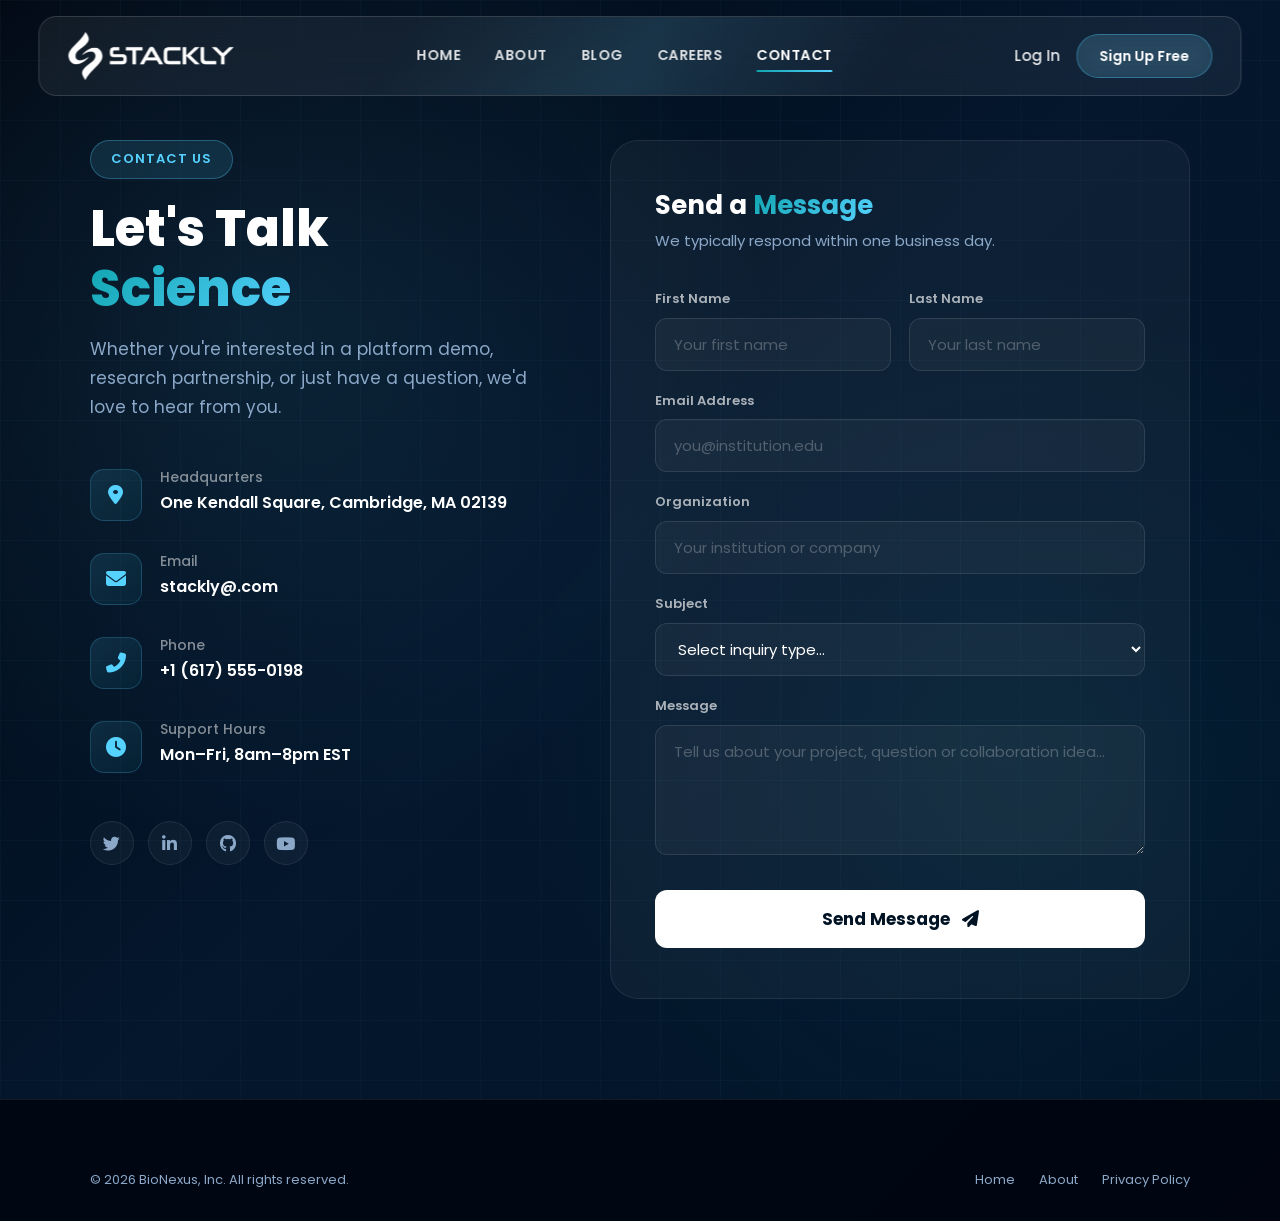
<file: contact.html>
<!DOCTYPE html>
<html lang="en">
<head>
  <meta charset="UTF-8">
  <meta name="viewport" content="width=device-width, initial-scale=1.0">
  <title>Contact BioNexus — Get in Touch</title>
  <meta name="description" content="Contact the BioNexus team for partnerships, demos, support and general inquiries.">
  <link href="https://fonts.googleapis.com/css2?family=Poppins:wght@300;400;500;600;700;800&display=swap" rel="stylesheet">
  <link rel="stylesheet" href="https://cdnjs.cloudflare.com/ajax/libs/font-awesome/6.5.0/css/all.min.css">
  <link rel="stylesheet" href="style.css">
  <style>
    .contact-section {
      min-height: 100vh;
      padding: 140px 7% 100px;
      display: flex;
      gap: 80px;
      align-items: flex-start;
      background:
        radial-gradient(circle at 20% 30%, rgba(86,210,255,0.1), transparent 40%),
        radial-gradient(circle at 80% 70%, rgba(15,164,175,0.08), transparent 40%),
        linear-gradient(135deg, #010611, #04172d, #021327);
      position: relative;
      overflow: hidden;
    }
    .contact-section::before {
      content:"";
      position:absolute;
      inset:0;
      background-image:
        linear-gradient(rgba(86,210,255,0.03) 1px, transparent 1px),
        linear-gradient(90deg, rgba(86,210,255,0.03) 1px, transparent 1px);
      background-size: 60px 60px;
      pointer-events: none;
    }
    .contact-left {
      width: 40%;
      flex-shrink: 0;
      position: relative;
      z-index: 2;
    }
    .contact-left h1 { font-size: clamp(32px,4vw,50px); font-weight: 800; margin-bottom: 16px; line-height:1.2; }
    .contact-left > p { font-size: 17px; color: var(--text-muted); line-height: 1.7; margin-bottom: 48px; }
    .contact-info-item {
      display: flex;
      align-items: flex-start;
      gap: 18px;
      margin-bottom: 32px;
    }
    .contact-info-icon {
      width: 52px;
      height: 52px;
      border-radius: 14px;
      background: linear-gradient(135deg, rgba(86,210,255,0.12), rgba(15,164,175,0.08));
      border: 1px solid rgba(86,210,255,0.2);
      display: flex;
      align-items: center;
      justify-content: center;
      font-size: 20px;
      color: var(--primary);
      flex-shrink: 0;
    }
    .contact-info-item h4 { font-size: 14px; color: rgba(255,255,255,0.5); font-weight: 500; margin-bottom: 4px; }
    .contact-info-item p { font-size: 16px; color: var(--white); font-weight: 600; }
    .contact-socials {
      display: flex;
      gap: 14px;
      margin-top: 48px;
    }
    .contact-social-link {
      width: 44px;
      height: 44px;
      border-radius: 50%;
      background: var(--card-bg);
      border: 1px solid var(--card-border);
      display: flex;
      align-items: center;
      justify-content: center;
      color: var(--text-muted);
      font-size: 17px;
      transition: all 0.3s;
    }
    .contact-social-link:hover {
      background: rgba(86,210,255,0.1);
      border-color: rgba(86,210,255,0.3);
      color: var(--primary);
      transform: translateY(-3px);
    }
    /* Contact Form */
    .contact-form-wrap {
      flex: 1;
      background: var(--card-bg);
      border: 1px solid var(--card-border);
      border-radius: var(--radius-lg);
      padding: 50px 44px;
      position: relative;
      z-index: 2;
    }
    .contact-form-wrap h2 { font-size: 26px; font-weight: 700; margin-bottom: 8px; }
    .contact-form-wrap > p { font-size: 15px; color: var(--text-muted); margin-bottom: 36px; }
    .form-row { display: grid; grid-template-columns: 1fr 1fr; gap: 18px; }
    .form-group { margin-bottom: 20px; }
    .form-group label { display: block; font-size: 13px; font-weight: 600; color: rgba(255,255,255,0.65); margin-bottom: 8px; }
    .form-group input,
    .form-group select,
    .form-group textarea {
      width: 100%;
      padding: 14px 18px;
      background: rgba(255,255,255,0.04);
      border: 1px solid rgba(255,255,255,0.1);
      border-radius: 12px;
      color: white;
      font-size: 15px;
      font-family: 'Poppins', sans-serif;
      outline: none;
      transition: all 0.3s;
      resize: vertical;
    }
    .form-group select { cursor: pointer; }
    .form-group select option { background: #04172d; }
    .form-group input:focus,
    .form-group select:focus,
    .form-group textarea:focus {
      border-color: rgba(86,210,255,0.45);
      background: rgba(86,210,255,0.04);
      box-shadow: 0 0 0 3px rgba(86,210,255,0.08);
    }
    .form-group input::placeholder,
    .form-group textarea::placeholder { color: rgba(255,255,255,0.25); }
    .form-group textarea { min-height: 130px; }
    .btn-submit {
      width: 100%;
      padding: 16px;
      border-radius: 12px;
      background: white;
      color: #001324;
      font-size: 17px;
      font-weight: 700;
      border: none;
      cursor: pointer;
      transition: all 0.3s;
      font-family: 'Poppins', sans-serif;
      margin-top: 8px;
    }
    .btn-submit:hover {
      transform: translateY(-3px);
      box-shadow: 0 10px 30px rgba(86,210,255,0.2);
    }
    .success-msg {
      display: none;
      text-align: center;
      padding: 24px;
      background: rgba(16,185,129,0.1);
      border: 1px solid rgba(16,185,129,0.3);
      border-radius: 12px;
      color: #34d399;
      font-size: 16px;
      font-weight: 600;
      margin-top: 20px;
    }
    @media (max-width: 900px) {
      .contact-section { flex-direction: column; gap: 50px; }
      .contact-left { width: 100%; }
      .contact-form-wrap { padding: 36px 24px; }
      .form-row { grid-template-columns: 1fr; }
    }
  </style>
</head>
<body>
  <header id="header">
   <div class="logo">
    <img src="Assests/logo.webp" alt="Stackly Logo" class="logo-img">
</div>
    <nav id="nav">
      <a href="home.html" class="nav-link">HOME</a>
      <a href="about.html" class="nav-link">ABOUT</a>
      <a href="blog.html" class="nav-link">BLOG</a>
      <a href="careers.html" class="nav-link">CAREERS</a>
      <a href="contact.html" class="nav-link active">CONTACT</a>
    </nav>
    <div class="header-right">
      <a href="login.html" class="btn-login">Log In</a>
      <a href="signup.html" class="btn-signup">Sign Up Free</a>
    </div>
    <button class="hamburger" id="hamburger"><span></span><span></span><span></span></button>
  </header>
  <div class="mobile-menu" id="mobileMenu">
    <div class="mobile-menu-top">
      <span class="logo-text" style="color:#56d2ff;font-weight:800;font-size:22px;">STACKLY</span>
      <button class="mobile-close" id="menuClose"><i class="fas fa-times"></i></button>
    </div>
    <a href="home.html">HOME</a>
    <a href="about.html">ABOUT</a>
    <a href="blog.html">BLOG</a>
    <a href="careers.html">CAREERS</a>
    <a href="contact.html">CONTACT</a>
    <a href="login.html" class="mobile-login">LOG IN</a>
    <a href="signup.html" class="mobile-signup">SIGN UP FREE</a>
  </div>
  <section class="contact-section">
    <div class="contact-left">
      <span class="section-tag">Contact Us</span>
      <h1>Let's Talk<br><span class="gradient-text">Science</span></h1>
      <p>Whether you're interested in a platform demo, research partnership, or just have a question, we'd love to hear from you.</p>
      <div class="contact-info-item">
        <div class="contact-info-icon"><i class="fas fa-map-marker-alt"></i></div>
        <div>
          <h4>Headquarters</h4>
          <p>One Kendall Square, Cambridge, MA 02139</p>
        </div>
      </div>
      <div class="contact-info-item">
        <div class="contact-info-icon"><i class="fas fa-envelope"></i></div>
        <div>
          <h4>Email</h4>
          <p>stackly@.com</p>
        </div>
      </div>
      <div class="contact-info-item">
        <div class="contact-info-icon"><i class="fas fa-phone-alt"></i></div>
        <div>
          <h4>Phone</h4>
          <p>+1 (617) 555-0198</p>
        </div>
      </div>
      <div class="contact-info-item">
        <div class="contact-info-icon"><i class="fas fa-clock"></i></div>
        <div>
          <h4>Support Hours</h4>
          <p>Mon–Fri, 8am–8pm EST</p>
        </div>
      </div>
      <div class="contact-socials">
        <a href="404.html" class="contact-social-link" aria-label="Twitter"><i class="fab fa-twitter"></i></a>
        <a href="404.html" class="contact-social-link" aria-label="LinkedIn"><i class="fab fa-linkedin-in"></i></a>
        <a href="404.html" class="contact-social-link" aria-label="GitHub"><i class="fab fa-github"></i></a>
        <a href="404.html" class="contact-social-link" aria-label="YouTube"><i class="fab fa-youtube"></i></a>
      </div>
    </div>
    <div class="contact-form-wrap">
      <h2>Send a <span class="gradient-text">Message</span></h2>
      <p>We typically respond within one business day.</p>
      <form id="contactForm" onsubmit="handleContact(event)">
        <div class="form-row">
          <div class="form-group">
            <label for="cFirstName">First Name</label>
            <input type="text" id="cFirstName" placeholder="Your first name" required>
          </div>
          <div class="form-group">
            <label for="cLastName">Last Name</label>
            <input type="text" id="cLastName" placeholder="Your last name" required>
          </div>
        </div>
        <div class="form-group">
          <label for="cEmail">Email Address</label>
          <input type="email" id="cEmail" placeholder="you@institution.edu" required>
        </div>
        <div class="form-group">
          <label for="cOrg">Organization</label>
          <input type="text" id="cOrg" placeholder="Your institution or company">
        </div>
        <div class="form-group">
          <label for="cSubject">Subject</label>
          <select id="cSubject">
            <option value="">Select inquiry type...</option>
            <option>Platform Demo Request</option>
            <option>Research Partnership</option>
            <option>Technical Support</option>
            <option>Investment / Business</option>
            <option>Press / Media</option>
            <option>General Inquiry</option>
          </select>
        </div>
        <div class="form-group">
          <label for="cMessage">Message</label>
          <textarea id="cMessage" placeholder="Tell us about your project, question or collaboration idea..." required></textarea>
        </div>
        <button type="submit" class="btn-submit" id="contactBtn">
          Send Message <i class="fas fa-paper-plane" style="margin-left:8px;"></i>
        </button>
      </form>
      <div class="success-msg" id="successMsg">
        <i class="fas fa-check-circle" style="font-size:24px;margin-bottom:8px;display:block;"></i>
        Message sent successfully! We'll be in touch within one business day.
      </div>
    </div>
  </section>
  <footer class="footer">
    <div class="footer-bottom" style="border-top:none;padding-top:0;">
      <span>© 2026 BioNexus, Inc. All rights reserved.</span>
      <div class="footer-legal">
        <a href="home.html">Home</a>
        <a href="about.html">About</a>
        <a href="404.html">Privacy Policy</a>
      </div>
    </div>
  </footer>
  <script src="main.js"></script>
  <script>
    function handleContact(e) {
      e.preventDefault();
      const btn = document.getElementById('contactBtn');
      btn.innerHTML = '<i class="fas fa-spinner fa-spin"></i> Sending...';
      btn.disabled = true;
      setTimeout(() => {
        document.getElementById('contactForm').style.display = 'none';
        document.getElementById('successMsg').style.display = 'block';
      }, 1500);
    }
  </script>
</body>
</html>
</file>
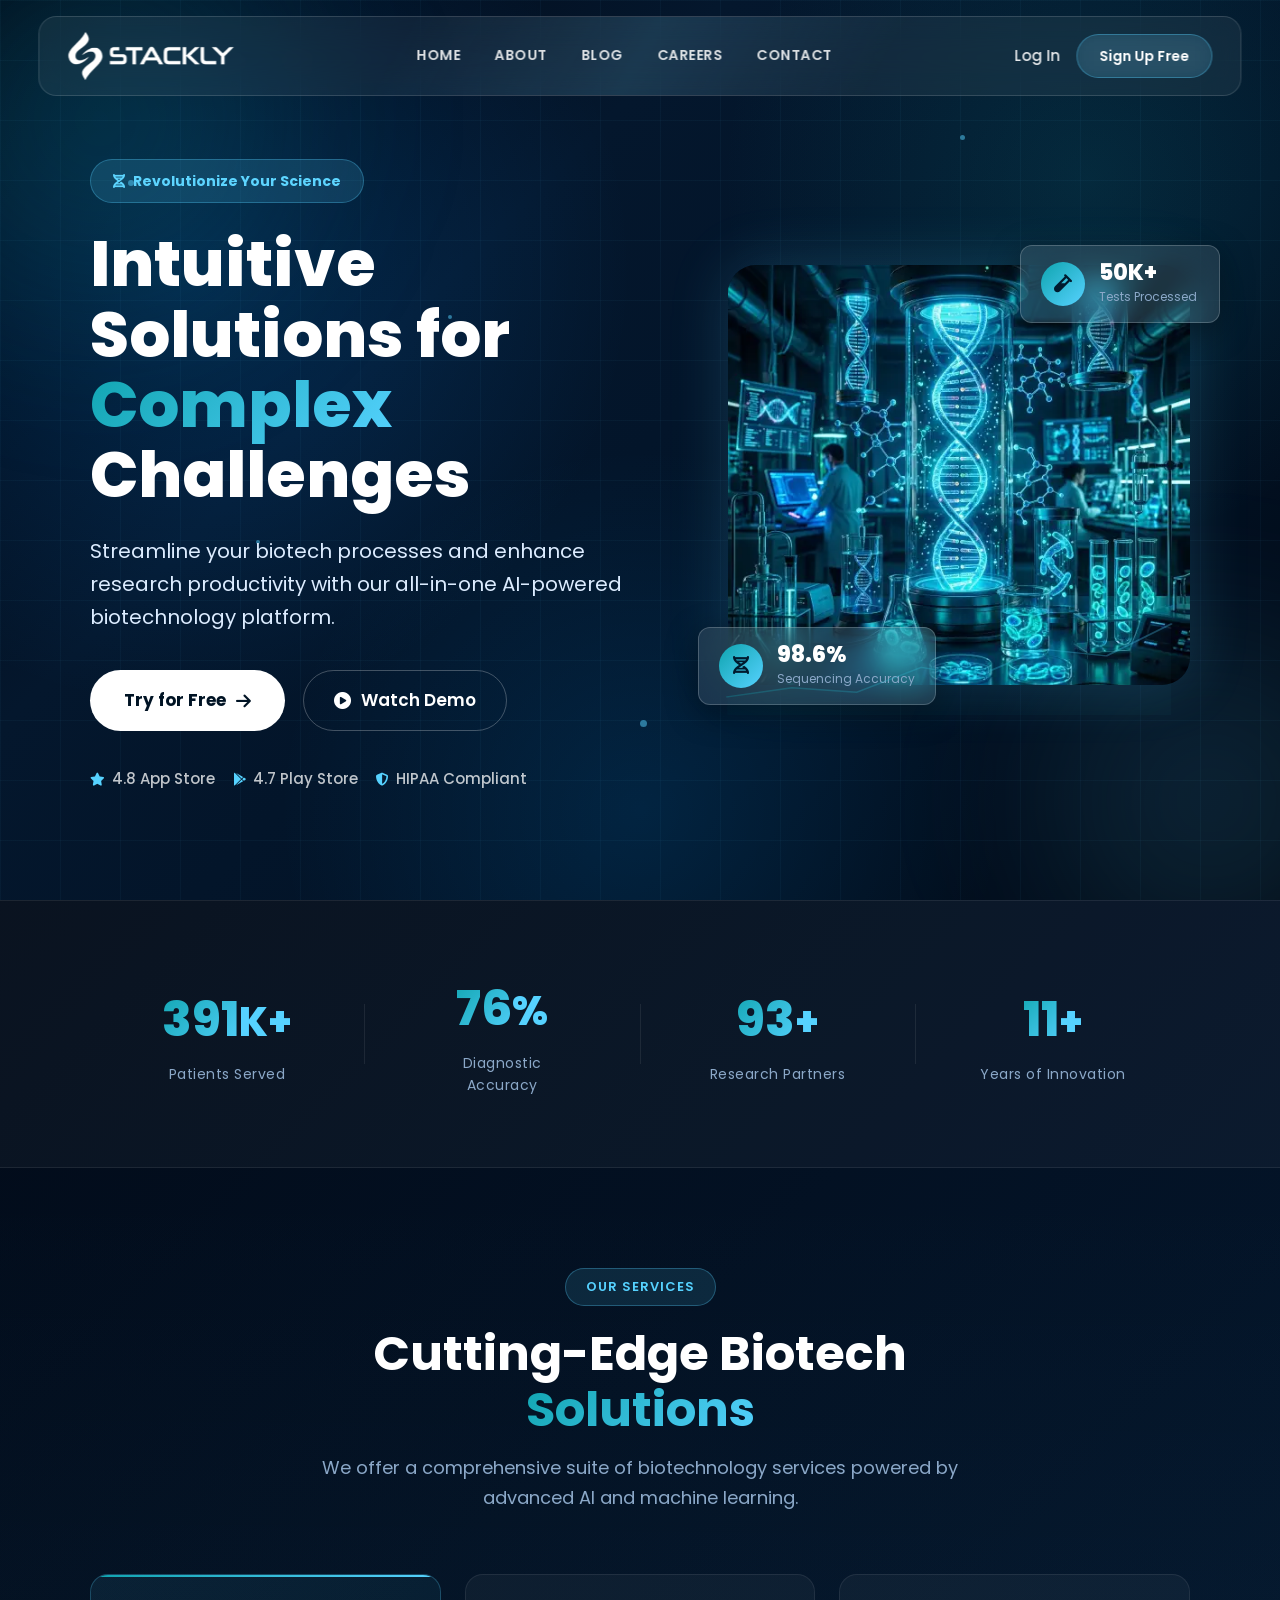
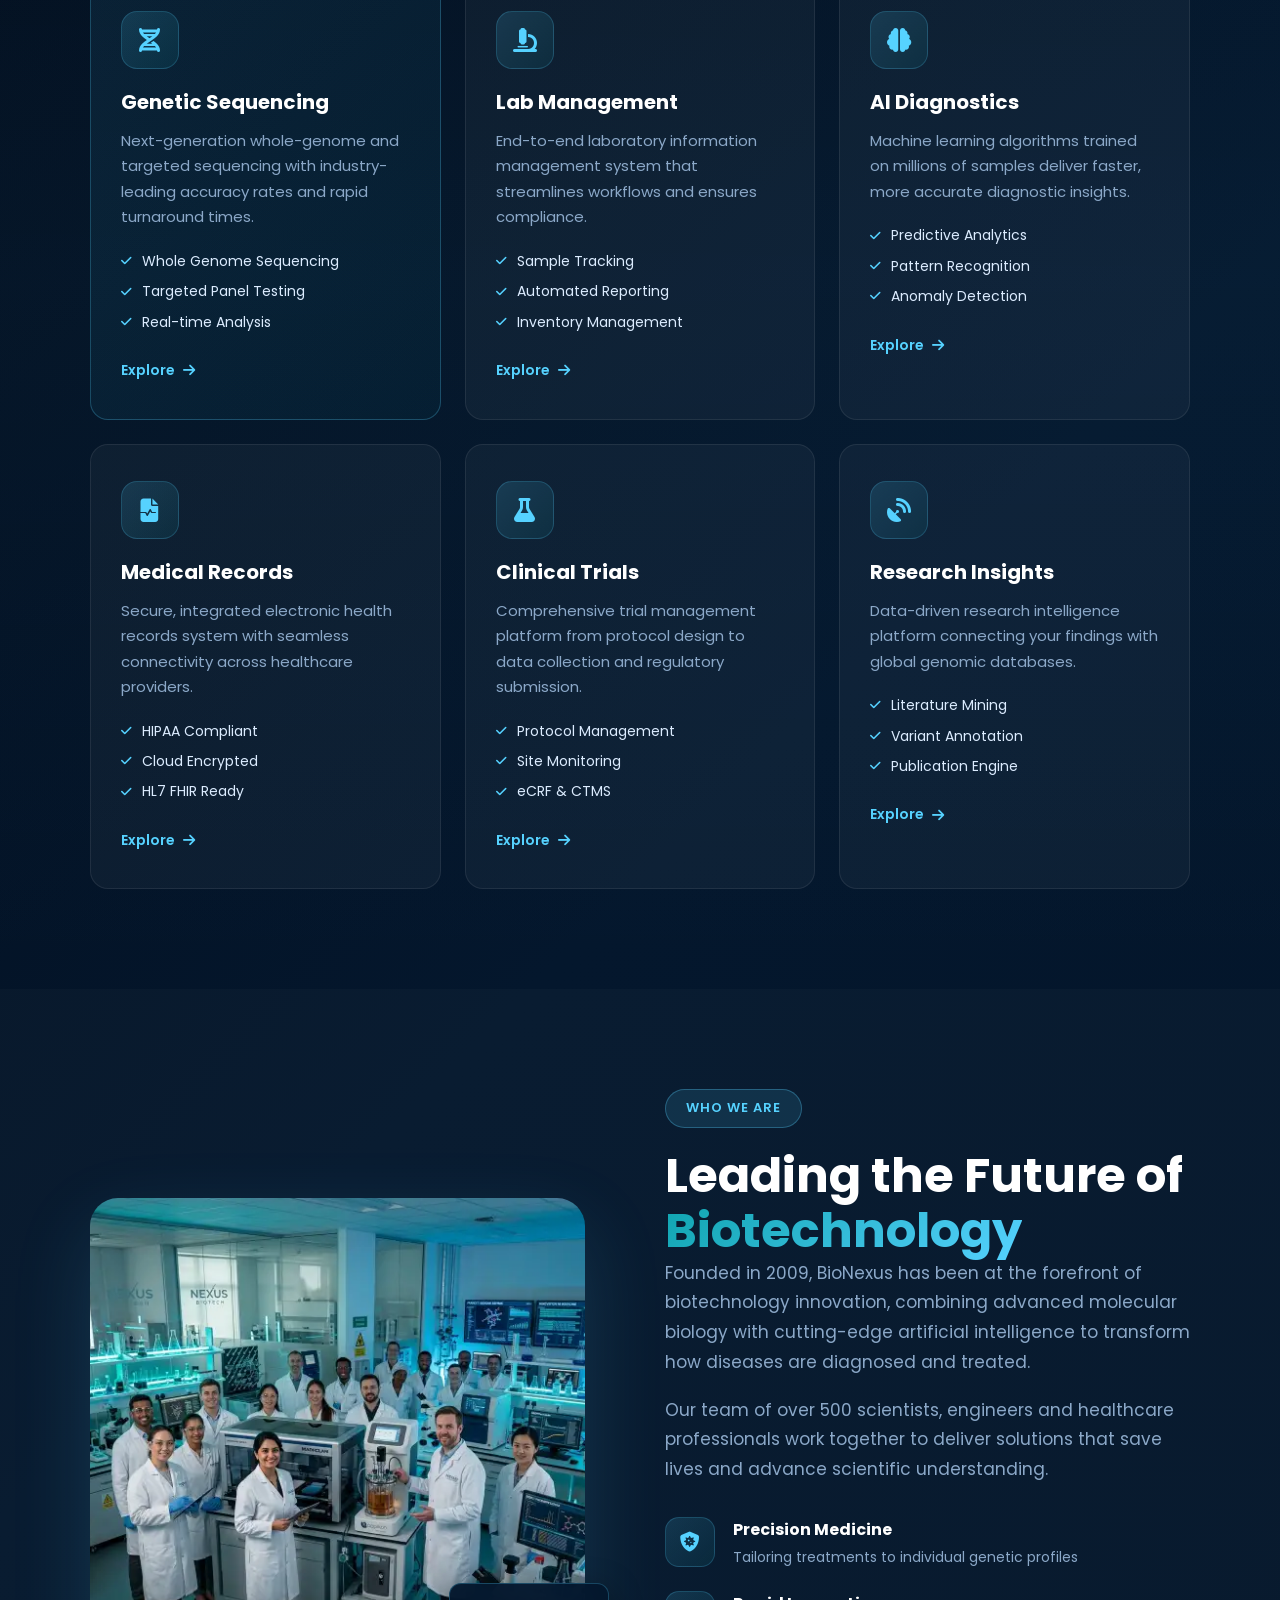
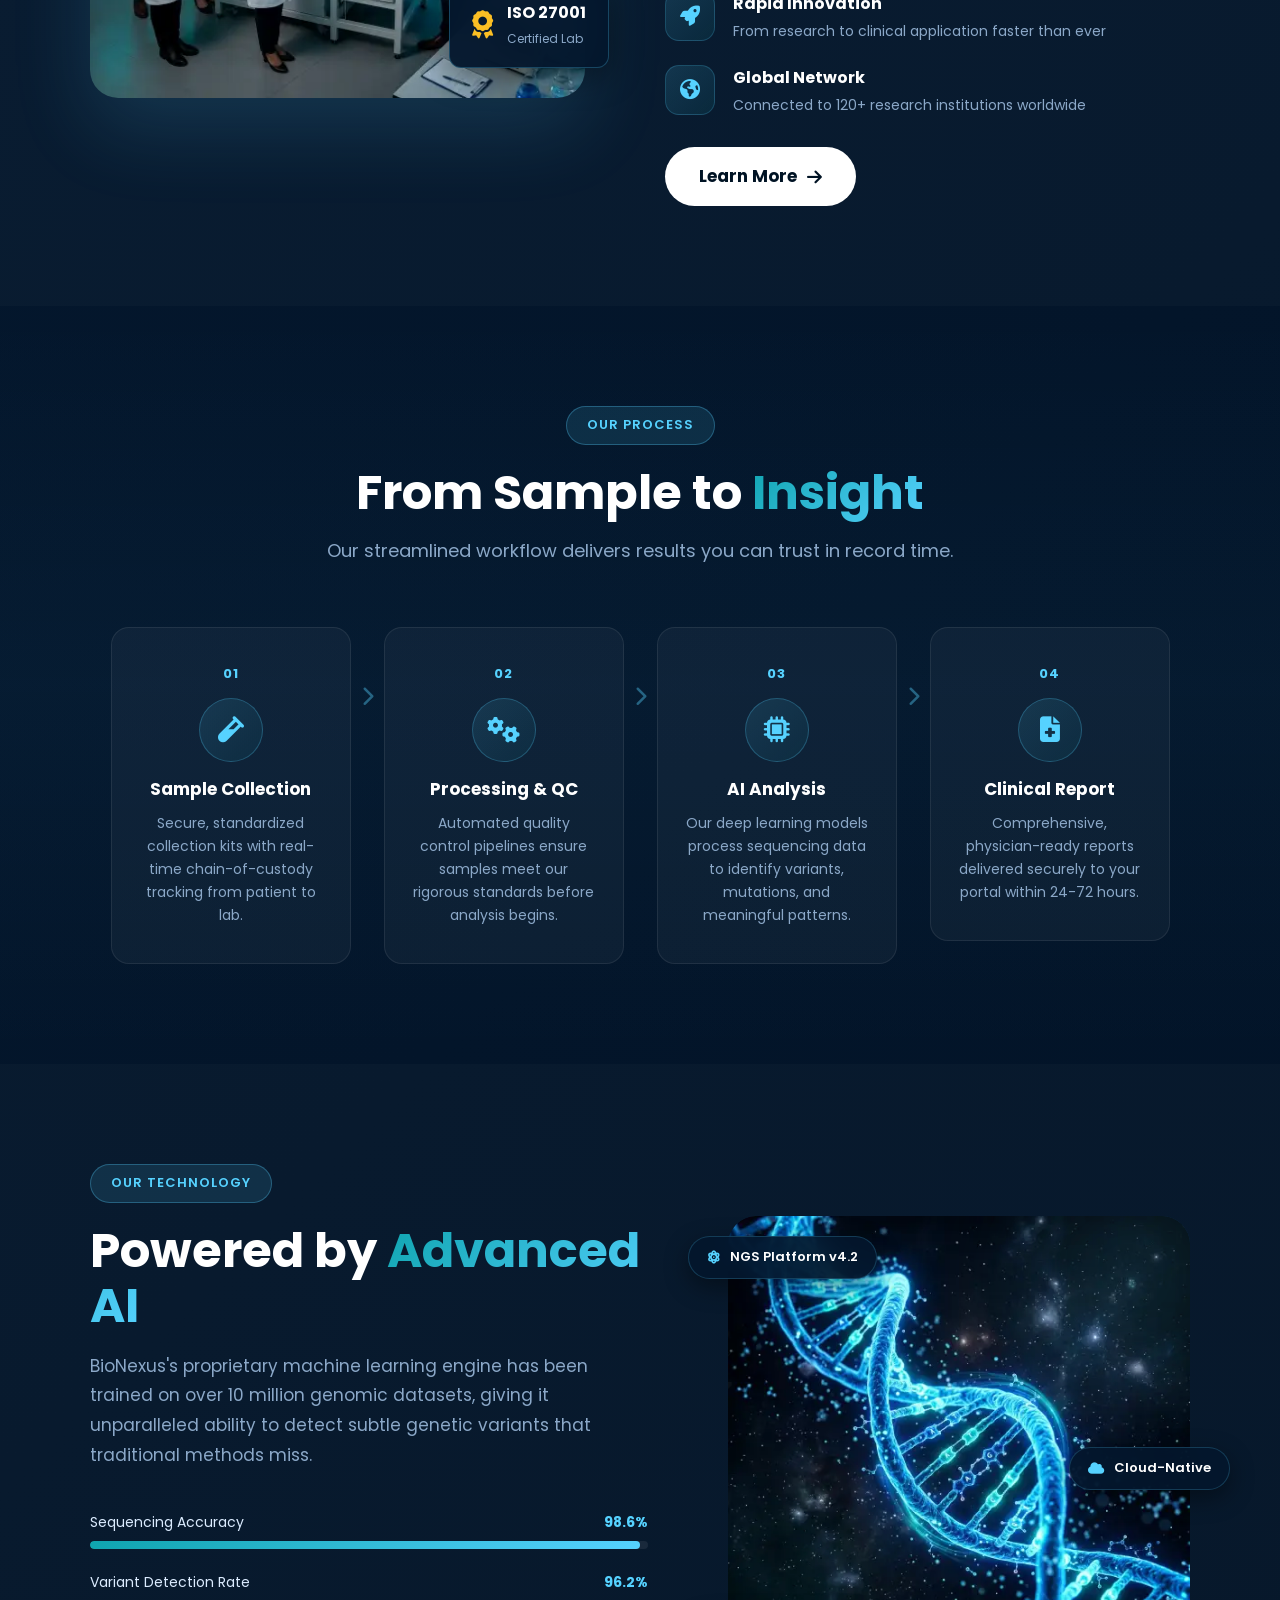
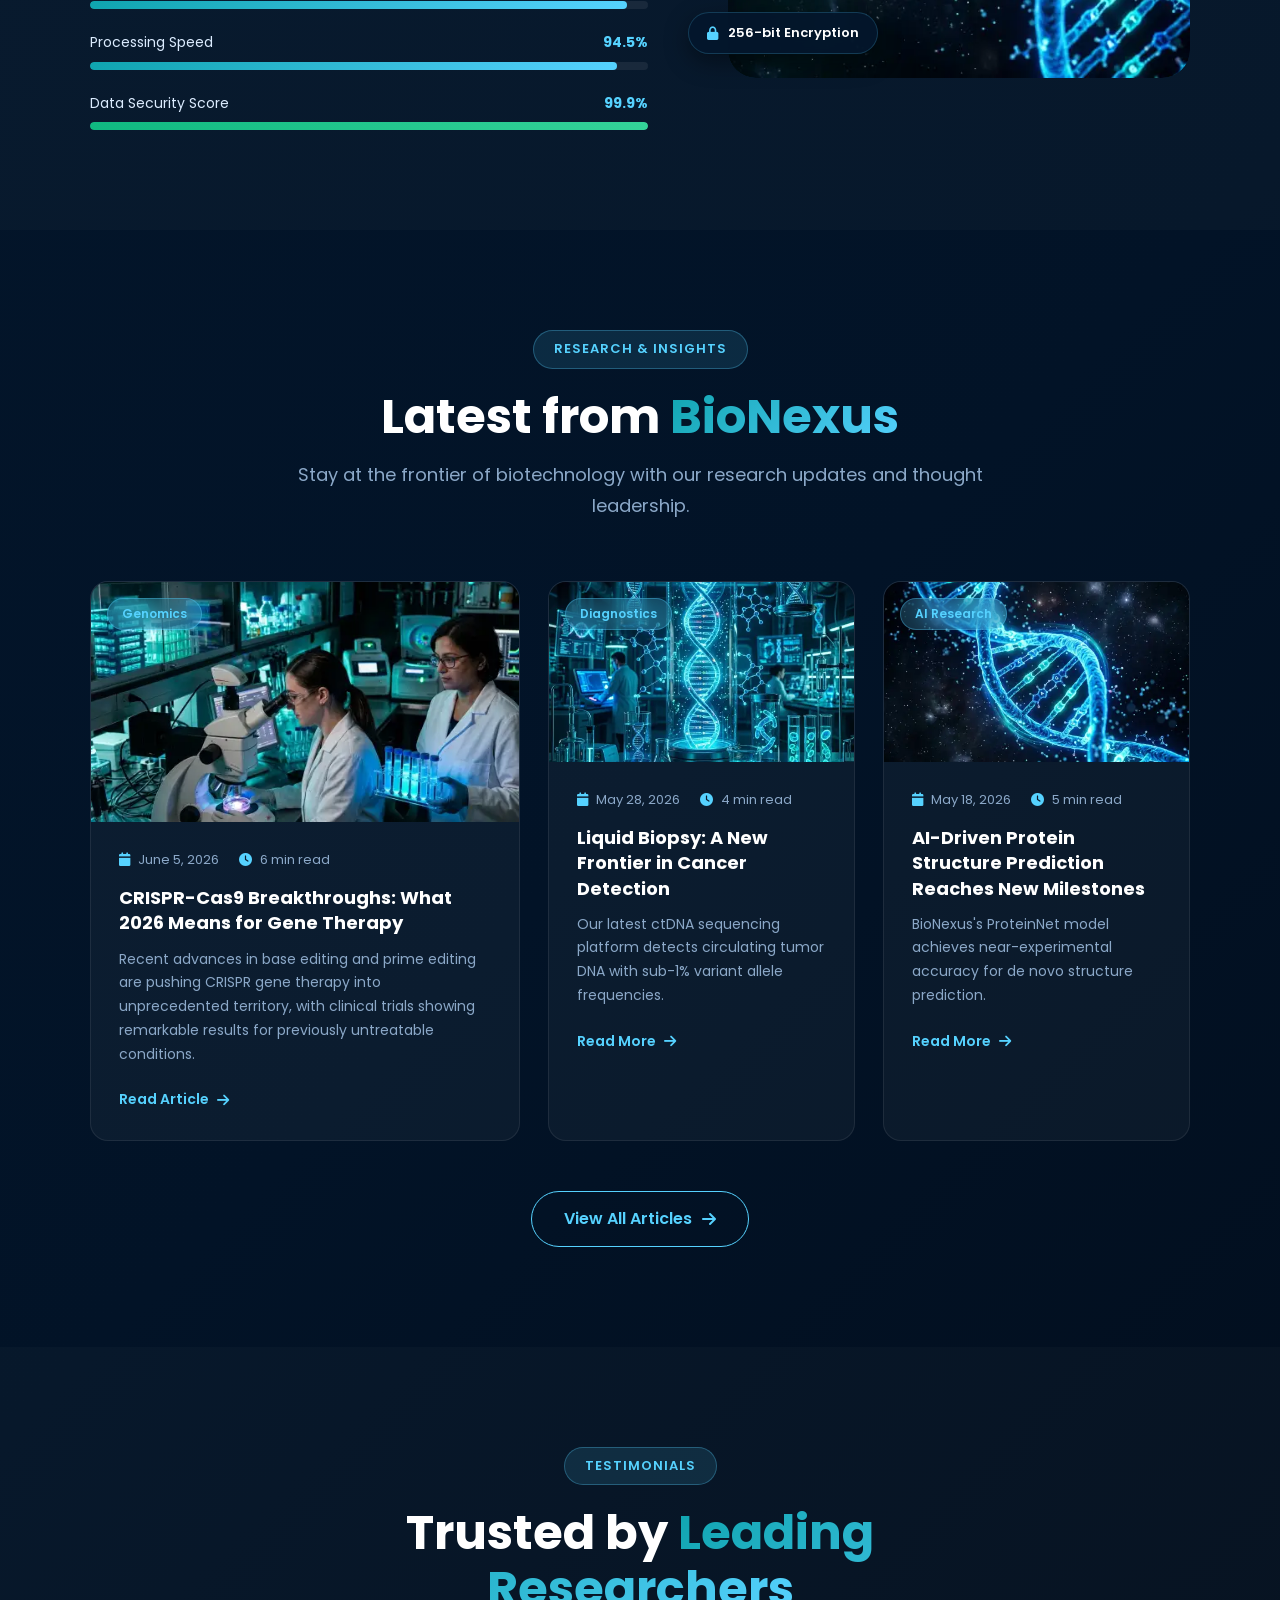
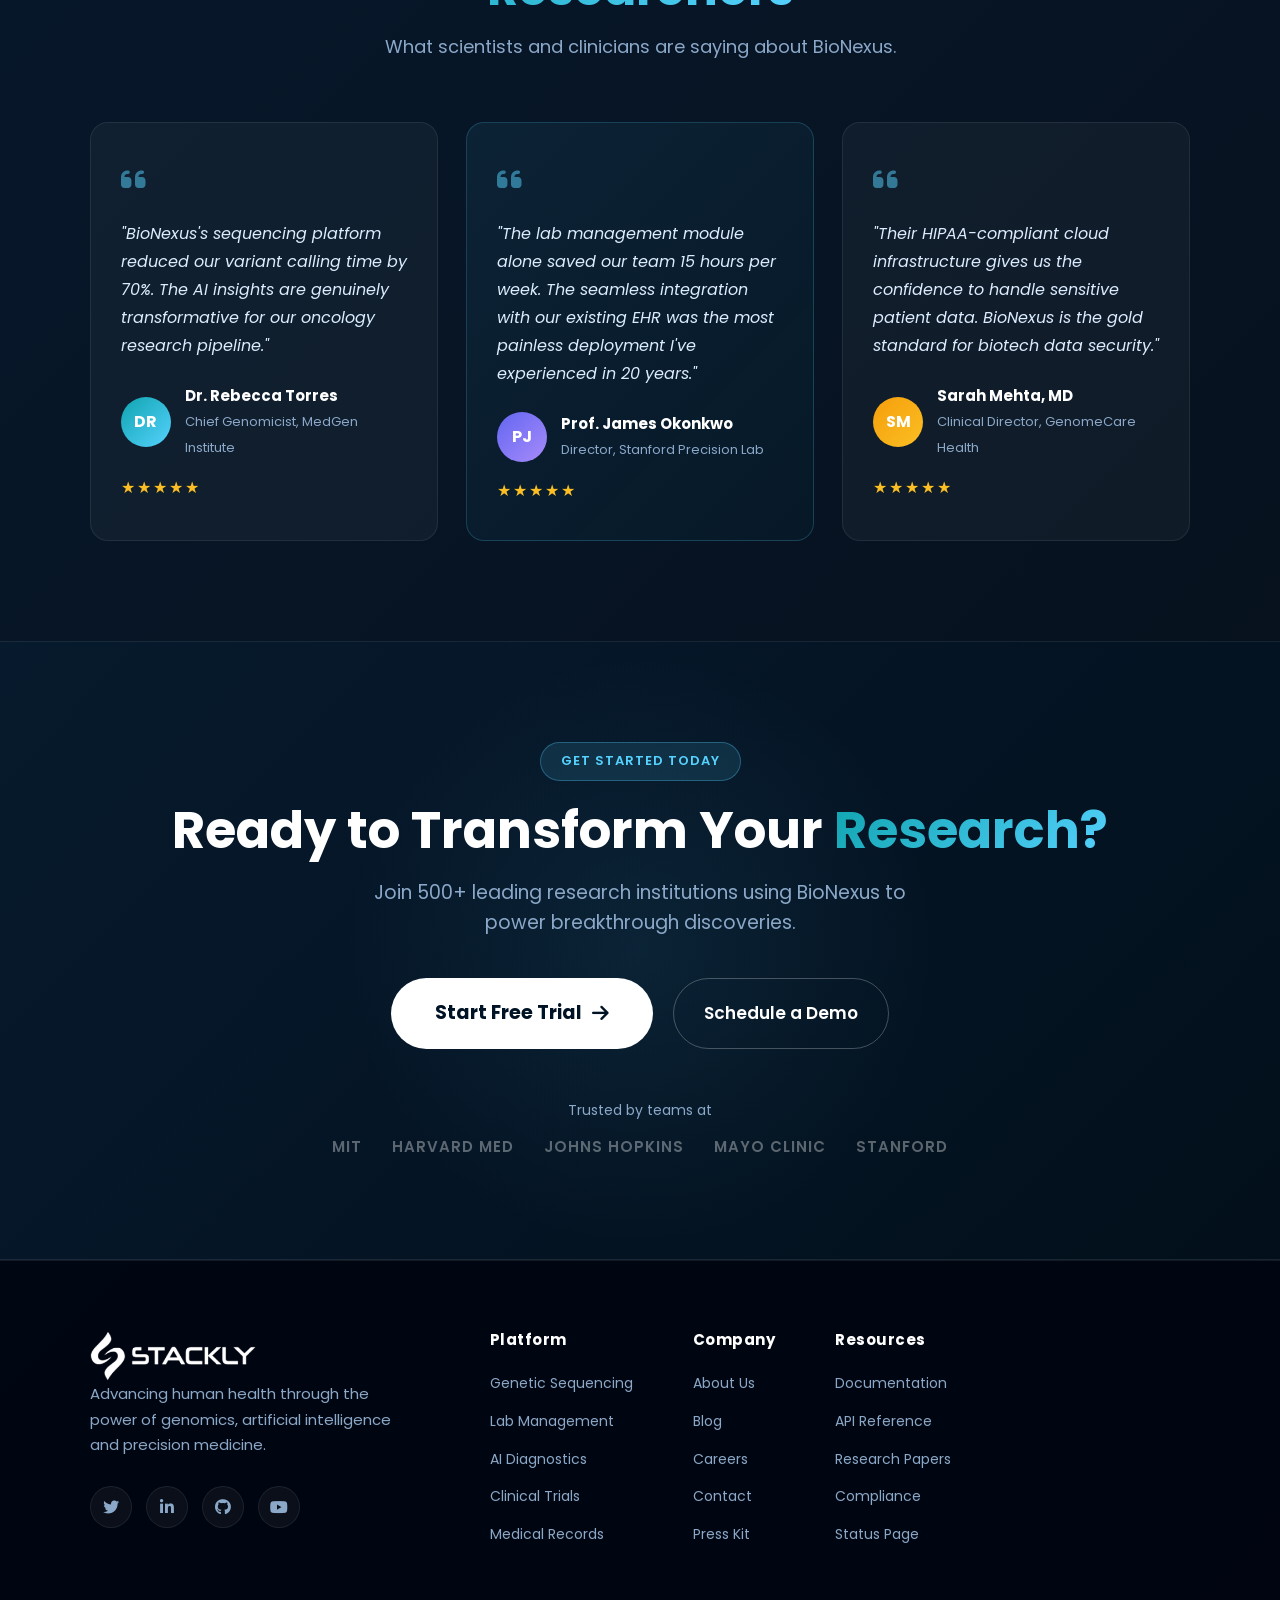
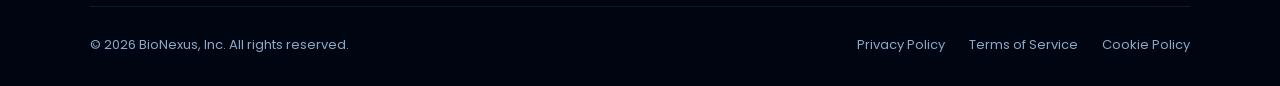
<file: home.html>
<!DOCTYPE html>
<html lang="en">
<head>
  <meta charset="UTF-8">
  <meta name="viewport" content="width=device-width, initial-scale=1.0">
  <title>BioNexus — Revolutionizing Biotechnology</title>
  <meta name="description" content="BioNexus delivers AI-powered genetic sequencing, advanced lab management, and precision diagnostics for the future of biotechnology.">
  <link href="https://fonts.googleapis.com/css2?family=Poppins:wght@300;400;500;600;700;800&display=swap" rel="stylesheet">
  <link rel="stylesheet" href="https://cdnjs.cloudflare.com/ajax/libs/font-awesome/6.5.0/css/all.min.css">
  <link rel="stylesheet" href="style.css">
</head>
<body>
  <!-- ========== HEADER ========== -->
  <header id="header">
   <div class="logo">
    <img src="Assests/logo.webp" alt="Stackly Logo" class="logo-img">
</div>
    <nav id="nav">
      <a href="home.html" class="nav-link active">HOME</a>
      <a href="about.html" class="nav-link">ABOUT</a>
      <a href="blog.html" class="nav-link">BLOG</a>
      <a href="careers.html" class="nav-link">CAREERS</a>
      <a href="contact.html" class="nav-link">CONTACT</a>
    </nav>
    <div class="header-right">
      <a href="login.html" class="btn-login">Log In</a>
      <a href="signup.html" class="btn-signup">Sign Up Free</a>
    </div>
    <button class="hamburger" id="hamburger" aria-label="Toggle menu">
      <span></span><span></span><span></span>
    </button>
  </header>
  <!-- MOBILE MENU -->
  <div class="mobile-menu" id="mobileMenu">
    <div class="mobile-menu-top">
      <span class="logo-text" style="color:#56d2ff;font-weight:800;font-size:22px;">STACKLY</span>
      <button class="mobile-close" id="menuClose" aria-label="Close menu"><i class="fas fa-times"></i></button>
    </div>
    <a href="home.html">HOME</a>
    <a href="about.html">ABOUT</a>
    <a href="blog.html">BLOG</a>
    <a href="careers.html">CAREERS</a>
    <a href="contact.html">CONTACT</a>
    <a href="login.html" class="mobile-login">LOG IN</a>
    <a href="signup.html" class="mobile-signup">SIGN UP FREE</a>
  </div>
  <!-- ========== HERO SECTION ========== -->
  <section class="hero-section" id="hero">
    <!-- Floating particle dots -->
    <div class="particle" style="left:10%;top:20%;animation-delay:0s;width:6px;height:6px;"></div>
    <div class="particle" style="left:20%;top:60%;animation-delay:1.2s;width:4px;height:4px;"></div>
    <div class="particle" style="left:75%;top:15%;animation-delay:0.7s;width:5px;height:5px;"></div>
    <div class="particle" style="left:85%;top:70%;animation-delay:2s;width:3px;height:3px;"></div>
    <div class="particle" style="left:50%;top:80%;animation-delay:1.5s;width:7px;height:7px;"></div>
    <div class="particle" style="left:35%;top:35%;animation-delay:0.3s;width:4px;height:4px;"></div>
    <!-- Animated grid -->
    <div class="hero-grid"></div>
    <div class="hero-left">
      <span class="hero-tag">
        <i class="fas fa-dna"></i> Revolutionize Your Science
      </span>
      <h1 class="hero-title">
        Intuitive Solutions for<br>
        <span class="gradient-text">Complex</span> Challenges
      </h1>
      <p class="hero-subtitle">
        Streamline your biotech processes and enhance research productivity with our all-in-one AI-powered biotechnology platform.
      </p>
      <div class="hero-actions">
        <a href="signup.html" class="btn-primary">Try for Free <i class="fas fa-arrow-right"></i></a>
        <a href="#services" class="btn-ghost"><i class="fas fa-play-circle"></i> Watch Demo</a>
      </div>
      <div class="hero-ratings">
        <div class="rating-badge"><i class="fas fa-star"></i> 4.8 App Store</div>
        <div class="rating-badge"><i class="fab fa-google-play"></i> 4.7 Play Store</div>
        <div class="rating-badge"><i class="fas fa-shield-alt"></i> HIPAA Compliant</div>
      </div>
    </div>
    <div class="hero-right">
      <div class="hero-image-card">
        <img src="Assests/hero.webp" alt="Biotech Laboratory">
        <!-- Floating stat card -->
        <div class="stat-card stat-card-1">
          <div class="stat-icon"><i class="fas fa-dna"></i></div>
          <div>
            <div class="stat-num">98.6%</div>
            <div class="stat-label">Sequencing Accuracy</div>
          </div>
        </div>
        <!-- Floating stat card 2 -->
        <div class="stat-card stat-card-2">
          <div class="stat-icon"><i class="fas fa-vial"></i></div>
          <div>
            <div class="stat-num">50K+</div>
            <div class="stat-label">Tests Processed</div>
          </div>
        </div>
      </div>
      <!-- SVG Line graph overlay -->
      <div class="hero-graph">
        <svg viewBox="0 0 500 220" preserveAspectRatio="none">
          <defs>
            <linearGradient id="lineGrad" x1="0" y1="0" x2="1" y2="0">
              <stop offset="0%" stop-color="#0fa4af"/>
              <stop offset="100%" stop-color="#56d2ff"/>
            </linearGradient>
          </defs>
          <path d="M10 180 L80 160 L150 170 L220 115 L280 135 L350 75 L420 90 L490 20"
                fill="none" stroke="url(#lineGrad)" stroke-width="3"
                stroke-linecap="round" stroke-linejoin="round"
                class="graph-line"/>
          <path d="M10 180 L80 160 L150 170 L220 115 L280 135 L350 75 L420 90 L490 20 L490 220 L10 220Z"
                fill="url(#lineGrad)" opacity="0.1"/>
        </svg>
      </div>
    </div>
  </section>
  <!-- ========== STATS STRIP ========== -->
  <section class="stats-strip">
    <div class="stat-item">
      <span class="stat-value" data-target="500">0</span><span>K+</span>
      <div class="stat-desc">Patients Served</div>
    </div>
    <div class="stat-divider"></div>
    <div class="stat-item">
      <span class="stat-value" data-target="98">0</span><span>%</span>
      <div class="stat-desc">Diagnostic Accuracy</div>
    </div>
    <div class="stat-divider"></div>
    <div class="stat-item">
      <span class="stat-value" data-target="120">0</span><span>+</span>
      <div class="stat-desc">Research Partners</div>
    </div>
    <div class="stat-divider"></div>
    <div class="stat-item">
      <span class="stat-value" data-target="15">0</span><span>+</span>
      <div class="stat-desc">Years of Innovation</div>
    </div>
  </section>
  <!-- ========== SERVICES SECTION ========== -->
  <section class="services-section" id="services">
    <div class="section-header">
      <span class="section-tag">Our Services</span>
      <h2>Cutting-Edge Biotech <span class="gradient-text">Solutions</span></h2>
      <p>We offer a comprehensive suite of biotechnology services powered by advanced AI and machine learning.</p>
    </div>
    <div class="services-grid">
      <div class="service-card featured">
        <div class="service-icon"><i class="fas fa-dna"></i></div>
        <h3>Genetic Sequencing</h3>
        <p>Next-generation whole-genome and targeted sequencing with industry-leading accuracy rates and rapid turnaround times.</p>
        <ul class="service-features">
          <li><i class="fas fa-check"></i> Whole Genome Sequencing</li>
          <li><i class="fas fa-check"></i> Targeted Panel Testing</li>
          <li><i class="fas fa-check"></i> Real-time Analysis</li>
        </ul>
        <a href="#" class="service-link">Explore <i class="fas fa-arrow-right"></i></a>
      </div>
      <div class="service-card">
        <div class="service-icon"><i class="fas fa-microscope"></i></div>
        <h3>Lab Management</h3>
        <p>End-to-end laboratory information management system that streamlines workflows and ensures compliance.</p>
        <ul class="service-features">
          <li><i class="fas fa-check"></i> Sample Tracking</li>
          <li><i class="fas fa-check"></i> Automated Reporting</li>
          <li><i class="fas fa-check"></i> Inventory Management</li>
        </ul>
        <a href="#" class="service-link">Explore <i class="fas fa-arrow-right"></i></a>
      </div>
      <div class="service-card">
        <div class="service-icon"><i class="fas fa-brain"></i></div>
        <h3>AI Diagnostics</h3>
        <p>Machine learning algorithms trained on millions of samples deliver faster, more accurate diagnostic insights.</p>
        <ul class="service-features">
          <li><i class="fas fa-check"></i> Predictive Analytics</li>
          <li><i class="fas fa-check"></i> Pattern Recognition</li>
          <li><i class="fas fa-check"></i> Anomaly Detection</li>
        </ul>
        <a href="#" class="service-link">Explore <i class="fas fa-arrow-right"></i></a>
      </div>
      <div class="service-card">
        <div class="service-icon"><i class="fas fa-file-medical-alt"></i></div>
        <h3>Medical Records</h3>
        <p>Secure, integrated electronic health records system with seamless connectivity across healthcare providers.</p>
        <ul class="service-features">
          <li><i class="fas fa-check"></i> HIPAA Compliant</li>
          <li><i class="fas fa-check"></i> Cloud Encrypted</li>
          <li><i class="fas fa-check"></i> HL7 FHIR Ready</li>
        </ul>
        <a href="#" class="service-link">Explore <i class="fas fa-arrow-right"></i></a>
      </div>
      <div class="service-card">
        <div class="service-icon"><i class="fas fa-flask"></i></div>
        <h3>Clinical Trials</h3>
        <p>Comprehensive trial management platform from protocol design to data collection and regulatory submission.</p>
        <ul class="service-features">
          <li><i class="fas fa-check"></i> Protocol Management</li>
          <li><i class="fas fa-check"></i> Site Monitoring</li>
          <li><i class="fas fa-check"></i> eCRF & CTMS</li>
        </ul>
        <a href="#" class="service-link">Explore <i class="fas fa-arrow-right"></i></a>
      </div>
      <div class="service-card">
        <div class="service-icon"><i class="fas fa-satellite-dish"></i></div>
        <h3>Research Insights</h3>
        <p>Data-driven research intelligence platform connecting your findings with global genomic databases.</p>
        <ul class="service-features">
          <li><i class="fas fa-check"></i> Literature Mining</li>
          <li><i class="fas fa-check"></i> Variant Annotation</li>
          <li><i class="fas fa-check"></i> Publication Engine</li>
        </ul>
        <a href="#" class="service-link">Explore <i class="fas fa-arrow-right"></i></a>
      </div>
    </div>
  </section>
  <!-- ========== ABOUT SECTION ========== -->
  <section class="about-section" id="about">
    <div class="about-left">
      <div class="about-img-wrap">
        <img src="Assests/about.webp" alt="About BioNexus">
        <div class="about-badge">
          <i class="fas fa-award"></i>
          <div>
            <strong>ISO 27001</strong>
            <span>Certified Lab</span>
          </div>
        </div>
      </div>
    </div>
    <div class="about-right">
      <span class="section-tag">Who We Are</span>
      <h2>Leading the Future of <span class="gradient-text">Biotechnology</span></h2>
      <p class="about-text">
        Founded in 2009, BioNexus has been at the forefront of biotechnology innovation, combining advanced molecular biology with cutting-edge artificial intelligence to transform how diseases are diagnosed and treated.
      </p>
      <p class="about-text">
        Our team of over 500 scientists, engineers and healthcare professionals work together to deliver solutions that save lives and advance scientific understanding.
      </p>
      <div class="about-features">
        <div class="about-feature">
          <div class="feature-icon"><i class="fas fa-shield-virus"></i></div>
          <div>
            <strong>Precision Medicine</strong>
            <p>Tailoring treatments to individual genetic profiles</p>
          </div>
        </div>
        <div class="about-feature">
          <div class="feature-icon"><i class="fas fa-rocket"></i></div>
          <div>
            <strong>Rapid Innovation</strong>
            <p>From research to clinical application faster than ever</p>
          </div>
        </div>
        <div class="about-feature">
          <div class="feature-icon"><i class="fas fa-globe-americas"></i></div>
          <div>
            <strong>Global Network</strong>
            <p>Connected to 120+ research institutions worldwide</p>
          </div>
        </div>
      </div>
      <a href="about.html" class="btn-primary" style="margin-top:30px;display:inline-flex;">Learn More <i class="fas fa-arrow-right"></i></a>
    </div>
  </section>
  <!-- ========== PIPELINE / PROCESS SECTION ========== -->
  <section class="pipeline-section">
    <div class="section-header">
      <span class="section-tag">Our Process</span>
      <h2>From Sample to <span class="gradient-text">Insight</span></h2>
      <p>Our streamlined workflow delivers results you can trust in record time.</p>
    </div>
    <div class="pipeline-steps">
      <div class="pipeline-step">
        <div class="step-num">01</div>
        <div class="step-icon"><i class="fas fa-vial"></i></div>
        <h3>Sample Collection</h3>
        <p>Secure, standardized collection kits with real-time chain-of-custody tracking from patient to lab.</p>
      </div>
      <div class="pipeline-arrow"><i class="fas fa-chevron-right"></i></div>
      <div class="pipeline-step">
        <div class="step-num">02</div>
        <div class="step-icon"><i class="fas fa-cogs"></i></div>
        <h3>Processing & QC</h3>
        <p>Automated quality control pipelines ensure samples meet our rigorous standards before analysis begins.</p>
      </div>
      <div class="pipeline-arrow"><i class="fas fa-chevron-right"></i></div>
      <div class="pipeline-step">
        <div class="step-num">03</div>
        <div class="step-icon"><i class="fas fa-microchip"></i></div>
        <h3>AI Analysis</h3>
        <p>Our deep learning models process sequencing data to identify variants, mutations, and meaningful patterns.</p>
      </div>
      <div class="pipeline-arrow"><i class="fas fa-chevron-right"></i></div>
      <div class="pipeline-step">
        <div class="step-num">04</div>
        <div class="step-icon"><i class="fas fa-file-medical"></i></div>
        <h3>Clinical Report</h3>
        <p>Comprehensive, physician-ready reports delivered securely to your portal within 24-72 hours.</p>
      </div>
    </div>
  </section>
  <!-- ========== TECHNOLOGY SECTION ========== -->
  <section class="tech-section">
    <div class="tech-left">
      <span class="section-tag">Our Technology</span>
      <h2>Powered by <span class="gradient-text">Advanced AI</span></h2>
      <p class="tech-text">
        BioNexus's proprietary machine learning engine has been trained on over 10 million genomic datasets, giving it unparalleled ability to detect subtle genetic variants that traditional methods miss.
      </p>
      <div class="tech-stats">
        <div class="tech-stat">
          <div class="tech-stat-bar">
            <div class="tech-stat-label">
              <span>Sequencing Accuracy</span>
              <span>98.6%</span>
            </div>
            <div class="bar-track"><div class="bar-fill" style="width:98.6%"></div></div>
          </div>
        </div>
        <div class="tech-stat">
          <div class="tech-stat-bar">
            <div class="tech-stat-label">
              <span>Variant Detection Rate</span>
              <span>96.2%</span>
            </div>
            <div class="bar-track"><div class="bar-fill" style="width:96.2%"></div></div>
          </div>
        </div>
        <div class="tech-stat">
          <div class="tech-stat-bar">
            <div class="tech-stat-label">
              <span>Processing Speed</span>
              <span>94.5%</span>
            </div>
            <div class="bar-track"><div class="bar-fill" style="width:94.5%;"></div></div>
          </div>
        </div>
        <div class="tech-stat">
          <div class="tech-stat-bar">
            <div class="tech-stat-label">
              <span>Data Security Score</span>
              <span>99.9%</span>
            </div>
            <div class="bar-track"><div class="bar-fill" style="width:99.9%;background:linear-gradient(90deg,#10b981,#34d399);"></div></div>
          </div>
        </div>
      </div>
    </div>
    <div class="tech-right">
      <div class="dna-visual">
        <img src="Assests/dna.webp" alt="DNA Visualization">
        <div class="tech-orb tech-orb-1"></div>
        <div class="tech-orb tech-orb-2"></div>
      </div>
      <!-- Floating info chips -->
      <div class="tech-chip chip-1">
        <i class="fas fa-atom"></i>
        <span>NGS Platform v4.2</span>
      </div>
      <div class="tech-chip chip-2">
        <i class="fas fa-cloud"></i>
        <span>Cloud-Native</span>
      </div>
      <div class="tech-chip chip-3">
        <i class="fas fa-lock"></i>
        <span>256-bit Encryption</span>
      </div>
    </div>
  </section>
  <!-- ========== BLOG / INSIGHTS SECTION ========== -->
  <section class="blog-section" id="blog">
    <div class="section-header">
      <span class="section-tag">Research & Insights</span>
      <h2>Latest from <span class="gradient-text">BioNexus</span></h2>
      <p>Stay at the frontier of biotechnology with our research updates and thought leadership.</p>
    </div>
    <div class="blog-grid">
      <article class="blog-card featured-post">
        <div class="blog-img">
          <img src="Assests/lab.webp" alt="CRISPR Breakthroughs">
          <span class="blog-category">Genomics</span>
        </div>
        <div class="blog-content">
          <div class="blog-meta">
            <span><i class="fas fa-calendar"></i> June 5, 2026</span>
            <span><i class="fas fa-clock"></i> 6 min read</span>
          </div>
          <h3>CRISPR-Cas9 Breakthroughs: What 2026 Means for Gene Therapy</h3>
          <p>Recent advances in base editing and prime editing are pushing CRISPR gene therapy into unprecedented territory, with clinical trials showing remarkable results for previously untreatable conditions.</p>
          <a href="blog.html" class="blog-read-more">Read Article <i class="fas fa-arrow-right"></i></a>
        </div>
      </article>
      <article class="blog-card">
        <div class="blog-img blog-img-sm">
          <img src="Assests/hero.webp" alt="Liquid Biopsy">
          <span class="blog-category">Diagnostics</span>
        </div>
        <div class="blog-content">
          <div class="blog-meta">
            <span><i class="fas fa-calendar"></i> May 28, 2026</span>
            <span><i class="fas fa-clock"></i> 4 min read</span>
          </div>
          <h3>Liquid Biopsy: A New Frontier in Cancer Detection</h3>
          <p>Our latest ctDNA sequencing platform detects circulating tumor DNA with sub-1% variant allele frequencies.</p>
          <a href="blog.html" class="blog-read-more">Read More <i class="fas fa-arrow-right"></i></a>
        </div>
      </article>
      <article class="blog-card">
        <div class="blog-img blog-img-sm">
          <img src="Assests/dna.webp" alt="AI Protein Folding">
          <span class="blog-category">AI Research</span>
        </div>
        <div class="blog-content">
          <div class="blog-meta">
            <span><i class="fas fa-calendar"></i> May 18, 2026</span>
            <span><i class="fas fa-clock"></i> 5 min read</span>
          </div>
          <h3>AI-Driven Protein Structure Prediction Reaches New Milestones</h3>
          <p>BioNexus's ProteinNet model achieves near-experimental accuracy for de novo structure prediction.</p>
          <a href="blog.html" class="blog-read-more">Read More <i class="fas fa-arrow-right"></i></a>
        </div>
      </article>
    </div>
    <div style="text-align:center;margin-top:50px;">
      <a href="blog.html" class="btn-outline">View All Articles <i class="fas fa-arrow-right"></i></a>
    </div>
  </section>
  <!-- ========== TESTIMONIALS SECTION ========== -->
  <section class="testimonials-section">
    <div class="section-header">
      <span class="section-tag">Testimonials</span>
      <h2>Trusted by <span class="gradient-text">Leading Researchers</span></h2>
      <p>What scientists and clinicians are saying about BioNexus.</p>
    </div>
    <div class="testimonials-grid">
      <div class="testimonial-card">
        <div class="quote-icon"><i class="fas fa-quote-left"></i></div>
        <p>"BioNexus's sequencing platform reduced our variant calling time by 70%. The AI insights are genuinely transformative for our oncology research pipeline."</p>
        <div class="testimonial-author">
          <div class="author-avatar" style="background: linear-gradient(135deg,#0fa4af,#56d2ff);">DR</div>
          <div>
            <strong>Dr. Rebecca Torres</strong>
            <span>Chief Genomicist, MedGen Institute</span>
          </div>
        </div>
        <div class="star-rating">★★★★★</div>
      </div>
      <div class="testimonial-card featured-testimonial">
        <div class="quote-icon"><i class="fas fa-quote-left"></i></div>
        <p>"The lab management module alone saved our team 15 hours per week. The seamless integration with our existing EHR was the most painless deployment I've experienced in 20 years."</p>
        <div class="testimonial-author">
          <div class="author-avatar" style="background: linear-gradient(135deg,#6366f1,#a78bfa);">PJ</div>
          <div>
            <strong>Prof. James Okonkwo</strong>
            <span>Director, Stanford Precision Lab</span>
          </div>
        </div>
        <div class="star-rating">★★★★★</div>
      </div>
      <div class="testimonial-card">
        <div class="quote-icon"><i class="fas fa-quote-left"></i></div>
        <p>"Their HIPAA-compliant cloud infrastructure gives us the confidence to handle sensitive patient data. BioNexus is the gold standard for biotech data security."</p>
        <div class="testimonial-author">
          <div class="author-avatar" style="background: linear-gradient(135deg,#f59e0b,#fbbf24);">SM</div>
          <div>
            <strong>Sarah Mehta, MD</strong>
            <span>Clinical Director, GenomeCare Health</span>
          </div>
        </div>
        <div class="star-rating">★★★★★</div>
      </div>
    </div>
  </section>
  <!-- ========== CTA SECTION ========== -->
  <section class="cta-section">
    <div class="cta-glow"></div>
    <div class="cta-content">
      <span class="section-tag">Get Started Today</span>
      <h2>Ready to Transform Your <span class="gradient-text">Research?</span></h2>
      <p>Join 500+ leading research institutions using BioNexus to power breakthrough discoveries.</p>
      <div class="cta-actions">
        <a href="signup.html" class="btn-primary btn-large">Start Free Trial <i class="fas fa-arrow-right"></i></a>
        <a href="contact.html" class="btn-ghost">Schedule a Demo</a>
      </div>
      <div class="cta-partners">
        <span>Trusted by teams at</span>
        <div class="partner-logos">
          <span>MIT</span>
          <span>Harvard Med</span>
          <span>Johns Hopkins</span>
          <span>Mayo Clinic</span>
          <span>Stanford</span>
        </div>
      </div>
    </div>
  </section>
  <!-- ========== FOOTER ========== -->
  <footer class="footer">
    <div class="footer-top">
      <div class="footer-brand">
        <div class="logo">
    <img src="Assests/logo.webp" alt="Stackly Logo" class="logo-img">
</div>
        <p>Advancing human health through the power of genomics, artificial intelligence and precision medicine.</p>
        <div class="footer-socials">
          <a href="404.html" aria-label="Twitter"><i class="fab fa-twitter"></i></a>
          <a href="404.html" aria-label="LinkedIn"><i class="fab fa-linkedin-in"></i></a>
          <a href="404.html" aria-label="GitHub"><i class="fab fa-github"></i></a>
          <a href="404.html" aria-label="YouTube"><i class="fab fa-youtube"></i></a>
        </div>
      </div>
      <div class="footer-links">
        <div class="footer-col">
          <h4>Platform</h4>
          <ul>
            <li><a href="404.html">Genetic Sequencing</a></li>
            <li><a href="404.html">Lab Management</a></li>
            <li><a href="404.html">AI Diagnostics</a></li>
            <li><a href="404.html">Clinical Trials</a></li>
            <li><a href="404.html">Medical Records</a></li>
          </ul>
        </div>
        <div class="footer-col">
          <h4>Company</h4>
          <ul>
            <li><a href="about.html">About Us</a></li>
            <li><a href="blog.html">Blog</a></li>
            <li><a href="careers.html">Careers</a></li>
            <li><a href="contact.html">Contact</a></li>
            <li><a href="#">Press Kit</a></li>
          </ul>
        </div>
        <div class="footer-col">
          <h4>Resources</h4>
          <ul>
            <li><a href="404.html">Documentation</a></li>
            <li><a href="404.html">API Reference</a></li>
            <li><a href="404.html">Research Papers</a></li>
            <li><a href="404.html">Compliance</a></li>
            <li><a href="404.html">Status Page</a></li>
          </ul>
        </div>
      </div>
    </div>
    <div class="footer-bottom">
      <span>© 2026 BioNexus, Inc. All rights reserved.</span>
      <div class="footer-legal">
        <a href="404.html">Privacy Policy</a>
        <a href="404.html">Terms of Service</a>
        <a href="404.html">Cookie Policy</a>
      </div>
    </div>
  </footer>
  <script src="main.js"></script>
</body>
</html>
</file>
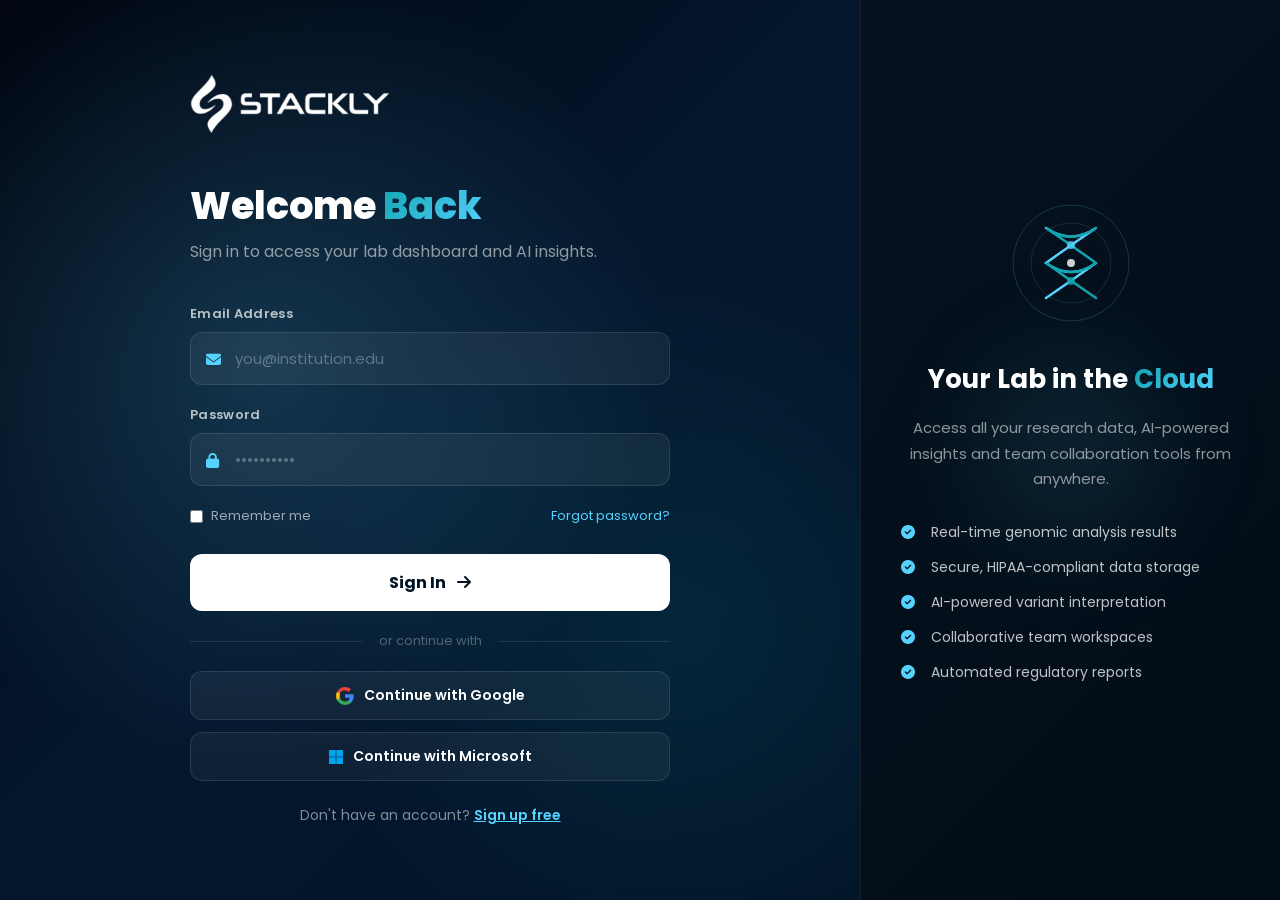
<file: login.html>
<!DOCTYPE html>
<html lang="en">
<head>
  <meta charset="UTF-8">
  <meta name="viewport" content="width=device-width, initial-scale=1.0">
  <title>BioNexus Login — Secure Access</title>
  <meta name="description" content="Log in to your BioNexus account to access your lab data, reports and AI insights.">
  <link href="https://fonts.googleapis.com/css2?family=Poppins:wght@300;400;500;600;700;800&display=swap" rel="stylesheet">
  <link rel="stylesheet" href="https://cdnjs.cloudflare.com/ajax/libs/font-awesome/6.5.0/css/all.min.css">
  <style>
    *, *::before, *::after { margin:0; padding:0; box-sizing:border-box; }
    body {
      font-family: 'Poppins', sans-serif;
      min-height: 100vh;
      display: flex;
      align-items: stretch;
      background: #010611;
      color: white;
      overflow: hidden;
    }
    /* LEFT PANEL */
    .auth-left {
      flex: 1;
      display: flex;
      flex-direction: column;
      justify-content: center;
      align-items: center;
      padding: 60px 70px;
      position: relative;
      overflow: hidden;
    }
    .auth-left::before {
      content: "";
      position: absolute;
      inset: 0;
      background:
        radial-gradient(circle at 30% 40%, rgba(86,210,255,0.18), transparent 50%),
        radial-gradient(circle at 80% 70%, rgba(15,164,175,0.12), transparent 40%),
        linear-gradient(135deg,#010611,#04172d,#021327);
    }
    .auth-left-inner {
      position: relative;
      z-index: 2;
      max-width: 480px;
      width: 100%;
    }
    .auth-logo {
      display: flex;
      align-items: center;
      gap: 10px;
      margin-bottom: 50px;
    }
    .auth-logo span {
      font-size: 22px;
      font-weight: 800;
      letter-spacing: 2px;
      background: linear-gradient(135deg,#0fa4af,#56d2ff);
      -webkit-background-clip: text;
      -webkit-text-fill-color: transparent;
      background-clip: text;
    }
    .auth-left h1 {
      font-size: 38px;
      font-weight: 800;
      margin-bottom: 12px;
      line-height: 1.15;
    }
    .gradient-text {
      background: linear-gradient(135deg,#0fa4af,#56d2ff);
      -webkit-background-clip: text;
      -webkit-text-fill-color: transparent;
      background-clip: text;
    }
    .auth-left p {
      font-size: 16px;
      color: rgba(255,255,255,0.55);
      margin-bottom: 40px;
    }
    .form-group {
      margin-bottom: 20px;
    }
    .form-group label {
      display: block;
      font-size: 13px;
      font-weight: 600;
      color: rgba(255,255,255,0.7);
      margin-bottom: 8px;
      letter-spacing: 0.3px;
    }
    .input-wrap {
      position: relative;
    }
    .input-wrap i {
      position: absolute;
      left: 16px;
      top: 50%;
      transform: translateY(-50%);
      color: #56d2ff;
      font-size: 15px;
    }
    .form-group input {
      width: 100%;
      padding: 14px 16px 14px 44px;
      background: rgba(255,255,255,0.06);
      border: 1px solid rgba(255,255,255,0.1);
      border-radius: 12px;
      color: white;
      font-size: 15px;
      font-family: 'Poppins', sans-serif;
      transition: all 0.3s;
      outline: none;
    }
    .form-group input:focus {
      border-color: rgba(86,210,255,0.5);
      background: rgba(86,210,255,0.05);
      box-shadow: 0 0 0 3px rgba(86,210,255,0.1);
    }
    .form-group input::placeholder { color: rgba(255,255,255,0.3); }
    .form-options {
      display: flex;
      justify-content: space-between;
      align-items: center;
      margin-bottom: 28px;
    }
    .remember-me {
      display: flex;
      align-items: center;
      gap: 8px;
      font-size: 13px;
      color: rgba(255,255,255,0.6);
      cursor: pointer;
    }
    .remember-me input { width: auto; }
    .forgot-link {
      font-size: 13px;
      color: #56d2ff;
      text-decoration: none;
    }
    .forgot-link:hover { text-decoration: underline; }
    .btn-auth {
      width: 100%;
      padding: 16px;
      border-radius: 12px;
      background: white;
      color: #001324;
      font-size: 16px;
      font-weight: 700;
      border: none;
      cursor: pointer;
      transition: all 0.3s;
      margin-bottom: 20px;
      font-family: 'Poppins', sans-serif;
    }
    .btn-auth:hover {
      transform: translateY(-3px);
      box-shadow: 0 10px 30px rgba(86,210,255,0.25);
    }
    .auth-divider {
      display: flex;
      align-items: center;
      gap: 16px;
      color: rgba(255,255,255,0.3);
      font-size: 13px;
      margin-bottom: 20px;
    }
    .auth-divider::before, .auth-divider::after {
      content: "";
      flex: 1;
      height: 1px;
      background: rgba(255,255,255,0.1);
    }
    .btn-social {
      width: 100%;
      padding: 13px;
      border-radius: 12px;
      background: rgba(255,255,255,0.05);
      border: 1px solid rgba(255,255,255,0.1);
      color: white;
      font-size: 14px;
      font-weight: 600;
      cursor: pointer;
      transition: all 0.3s;
      display: flex;
      align-items: center;
      justify-content: center;
      gap: 10px;
      font-family: 'Poppins', sans-serif;
      margin-bottom: 12px;
    }
    .btn-social:hover {
      background: rgba(255,255,255,0.1);
      border-color: rgba(255,255,255,0.2);
    }
    .auth-footer {
      text-align: center;
      font-size: 14px;
      color: rgba(255,255,255,0.5);
      margin-top: 24px;
    }
    .auth-footer a {
      color: #56d2ff;
      font-weight: 600;
    }
    /* RIGHT PANEL */
    .auth-right {
      width: 420px;
      background: linear-gradient(135deg, rgba(86,210,255,0.06), rgba(15,164,175,0.04));
      border-left: 1px solid rgba(255,255,255,0.07);
      display: flex;
      flex-direction: column;
      justify-content: center;
      align-items: center;
      padding: 60px 40px;
      position: relative;
      overflow: hidden;
    }
    .auth-right::before {
      content: "";
      position: absolute;
      width: 300px;
      height: 300px;
      background: radial-gradient(circle,rgba(86,210,255,0.12),transparent 70%);
      top: 50%;
      left: 50%;
      transform: translate(-50%,-50%);
      filter: blur(40px);
    }
    .auth-right-content {
      position: relative;
      z-index: 2;
      text-align: center;
    }
    .auth-dna-svg {
      width: 120px;
      height: 120px;
      margin: 0 auto 30px;
      animation: rotate 8s linear infinite;
    }
    @keyframes rotate {
      to { transform: rotate(360deg); }
    }
    .auth-right h2 {
      font-size: 26px;
      font-weight: 700;
      margin-bottom: 16px;
    }
    .auth-right p {
      font-size: 15px;
      color: rgba(255,255,255,0.55);
      line-height: 1.7;
      margin-bottom: 30px;
    }
    .auth-features {
      list-style: none;
      text-align: left;
    }
    .auth-features li {
      display: flex;
      align-items: center;
      gap: 10px;
      font-size: 14px;
      color: rgba(255,255,255,0.75);
      margin-bottom: 14px;
    }
    .auth-features li i {
      color: #56d2ff;
      font-size: 14px;
      width: 20px;
    }
    @media (max-width: 900px) {
      body { overflow: auto; flex-direction: column; }
      .auth-right { display: none; }
      .auth-left { padding: 60px 28px; }
    }
    .auth-logo-img{
    height:60px;
    width:auto;
    object-fit:contain;
    display:block;
}
  </style>
</head>
<body>
  <div class="auth-left">
    <div class="auth-left-inner">
      <a href="home.html" class="auth-logo">
    <img src="Assests/logo.webp" alt="Stackly Logo" class="auth-logo-img">
</a>
      <h1>Welcome <span class="gradient-text">Back</span></h1>
      <p>Sign in to access your lab dashboard and AI insights.</p>
      <form id="loginForm" onsubmit="handleLogin(event)">
        <div class="form-group">
          <label for="email">Email Address</label>
          <div class="input-wrap">
            <i class="fas fa-envelope"></i>
            <input type="email" id="email" placeholder="you@institution.edu" required>
          </div>
        </div>
        <div class="form-group">
          <label for="password">Password</label>
          <div class="input-wrap">
            <i class="fas fa-lock"></i>
            <input type="password" id="password" placeholder="••••••••••" required>
          </div>
        </div>
        <div class="form-options">
          <label class="remember-me">
            <input type="checkbox" id="remember">
            Remember me
          </label>
          <a href="#" class="forgot-link">Forgot password?</a>
        </div>
        <button type="submit" class="btn-auth" id="loginBtn">
          Sign In <i class="fas fa-arrow-right" style="margin-left:8px;"></i>
        </button>
      </form>
      <div class="auth-divider">or continue with</div>
      <button class="btn-social">
        <svg width="18" height="18" viewBox="0 0 18 18"><path d="M17.64 9.2c0-.637-.057-1.251-.164-1.84H9v3.481h4.844c-.209 1.125-.843 2.078-1.796 2.717v2.258h2.908c1.702-1.567 2.684-3.875 2.684-6.615z" fill="#4285F4"/><path d="M9 18c2.43 0 4.467-.806 5.956-2.18l-2.908-2.259c-.806.54-1.837.86-3.048.86-2.344 0-4.328-1.584-5.036-3.711H.957v2.332C2.438 15.983 5.482 18 9 18z" fill="#34A853"/><path d="M3.964 10.71c-.18-.54-.282-1.117-.282-1.71s.102-1.17.282-1.71V4.958H.957C.347 6.173 0 7.548 0 9s.348 2.827.957 4.042l3.007-2.332z" fill="#FBBC05"/><path d="M9 3.58c1.321 0 2.508.454 3.44 1.345l2.582-2.58C13.463.891 11.426 0 9 0 5.482 0 2.438 2.017.957 4.958L3.964 6.29C4.672 4.163 6.656 3.58 9 3.58z" fill="#EA4335"/></svg>
        Continue with Google
      </button>
      <button class="btn-social">
        <i class="fab fa-microsoft" style="color:#00a4ef;font-size:16px;"></i>
        Continue with Microsoft
      </button>
      <div class="auth-footer">
        Don't have an account? <a href="signup.html">Sign up free</a>
      </div>
    </div>
  </div>
  <div class="auth-right">
    <div class="auth-right-content">
      <svg class="auth-dna-svg" viewBox="0 0 120 120" fill="none">
        <circle cx="60" cy="60" r="58" stroke="rgba(86,210,255,0.2)" stroke-width="1"/>
        <circle cx="60" cy="60" r="40" stroke="rgba(86,210,255,0.15)" stroke-width="1"/>
        <path d="M35 25 Q60 42 85 25 Q60 42 35 60 Q60 78 85 60 Q60 78 35 95" stroke="#56d2ff" stroke-width="2.5" stroke-linecap="round" fill="none"/>
        <path d="M85 25 Q60 42 35 25 Q60 42 85 60 Q60 78 35 60 Q60 78 85 95" stroke="#0fa4af" stroke-width="2.5" stroke-linecap="round" fill="none"/>
        <circle cx="60" cy="42" r="4" fill="#56d2ff" opacity="0.8"/>
        <circle cx="60" cy="60" r="4" fill="white" opacity="0.8"/>
        <circle cx="60" cy="78" r="4" fill="#0fa4af" opacity="0.8"/>
      </svg>
      <h2>Your Lab in the <span class="gradient-text">Cloud</span></h2>
      <p>Access all your research data, AI-powered insights and team collaboration tools from anywhere.</p>
      <ul class="auth-features">
        <li><i class="fas fa-check-circle"></i> Real-time genomic analysis results</li>
        <li><i class="fas fa-check-circle"></i> Secure, HIPAA-compliant data storage</li>
        <li><i class="fas fa-check-circle"></i> AI-powered variant interpretation</li>
        <li><i class="fas fa-check-circle"></i> Collaborative team workspaces</li>
        <li><i class="fas fa-check-circle"></i> Automated regulatory reports</li>
      </ul>
    </div>
  </div>
  <script>
    function handleLogin(e) {
      e.preventDefault();
      const btn = document.getElementById('loginBtn');
      btn.innerHTML = '<i class="fas fa-spinner fa-spin"></i> Signing in...';
      btn.disabled = true;
      setTimeout(() => {
        window.location.href = 'home.html';
      }, 1500);
    }
  </script>
</body>
</html>
</file>
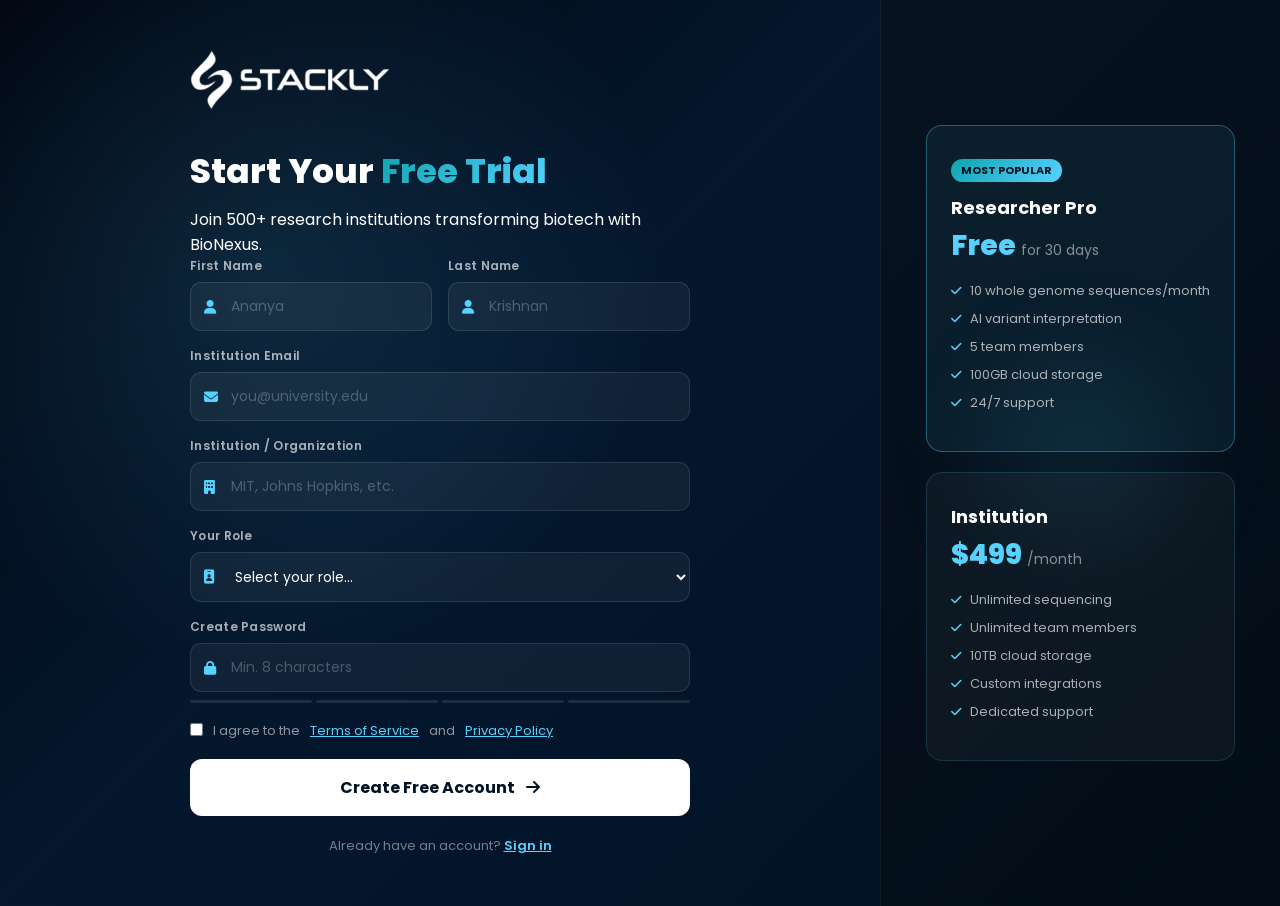
<file: signup.html>
<!DOCTYPE html>
<html lang="en">
<head>
  <meta charset="UTF-8">
  <meta name="viewport" content="width=device-width, initial-scale=1.0">
  <title>Sign Up — BioNexus</title>
  <meta name="description" content="Create your free BioNexus account and start transforming your research workflow today.">
  <link href="https://fonts.googleapis.com/css2?family=Poppins:wght@300;400;500;600;700;800&display=swap" rel="stylesheet">
  <link rel="stylesheet" href="https://cdnjs.cloudflare.com/ajax/libs/font-awesome/6.5.0/css/all.min.css">
  <style>
    *, *::before, *::after { margin:0; padding:0; box-sizing:border-box; }
    body {
      font-family: 'Poppins', sans-serif;
      min-height: 100vh;
      display: flex;
      align-items: stretch;
      background: #010611;
      color: white;
      overflow-x: hidden;
    }
    .auth-left {
      flex: 1;
      display: flex;
      flex-direction: column;
      justify-content: center;
      align-items: center;
      padding: 50px 70px;
      position: relative;
      overflow: hidden;
    }
    .auth-left::before {
      content: "";
      position: absolute;
      inset: 0;
      background:
        radial-gradient(circle at 30% 30%, rgba(86,210,255,0.12), transparent 45%),
        linear-gradient(135deg, #010611, #04172d, #021327);
    }
    .auth-left-inner {
      position: relative;
      z-index: 2;
      max-width: 500px;
      width: 100%;
    }
    .auth-logo {
      display: flex;
      align-items: center;
      gap: 10px;
      margin-bottom: 36px;
    }
    .auth-logo span {
      font-size: 22px;
      font-weight: 800;
      letter-spacing: 2px;
      background: linear-gradient(135deg,#0fa4af,#56d2ff);
      -webkit-background-clip: text;
      -webkit-text-fill-color: transparent;
      background-clip: text;
    }
    .gradient-text {
      background: linear-gradient(135deg,#0fa4af,#56d2ff);
      -webkit-background-clip: text;
      -webkit-text-fill-color: transparent;
      background-clip: text;
    }
    .auth-left h1 { font-size: 34px; font-weight: 800; margin-bottom: 10px; }
    .auth-left > .subtitle { font-size: 15px; color: rgba(255,255,255,0.5); margin-bottom: 32px; }
    .form-row { display: grid; grid-template-columns: 1fr 1fr; gap: 16px; }
    .form-group { margin-bottom: 16px; }
    .form-group label { display: block; font-size: 12px; font-weight: 600; color: rgba(255,255,255,0.65); margin-bottom: 7px; letter-spacing: 0.3px; }
    .input-wrap { position: relative; }
    .input-wrap i { position: absolute; left: 14px; top: 50%; transform: translateY(-50%); color: #56d2ff; font-size: 14px; }
    .form-group input, .form-group select {
      width: 100%;
      padding: 13px 14px 13px 40px;
      background: rgba(255,255,255,0.05);
      border: 1px solid rgba(255,255,255,0.1);
      border-radius: 11px;
      color: white;
      font-size: 14px;
      font-family: 'Poppins', sans-serif;
      outline: none;
      transition: all 0.3s;
    }
    .form-group select { cursor: pointer; }
    .form-group select option { background: #04172d; }
    .form-group input:focus, .form-group select:focus {
      border-color: rgba(86,210,255,0.5);
      background: rgba(86,210,255,0.04);
      box-shadow: 0 0 0 3px rgba(86,210,255,0.08);
    }
    .form-group input::placeholder { color: rgba(255,255,255,0.25); }
    .password-strength {
      margin-top: 8px;
      display: flex;
      gap: 4px;
    }
    .strength-bar {
      flex: 1;
      height: 3px;
      border-radius: 3px;
      background: rgba(255,255,255,0.1);
      transition: background 0.3s;
    }
    .strength-bar.active-weak   { background: #ef4444; }
    .strength-bar.active-medium { background: #f59e0b; }
    .strength-bar.active-strong { background: #10b981; }
    .terms-check {
      display: flex;
      align-items: flex-start;
      gap: 10px;
      margin: 18px 0;
      font-size: 13px;
      color: rgba(255,255,255,0.55);
      cursor: pointer;
    }
    .terms-check input { margin-top: 2px; flex-shrink: 0; }
    .terms-check a { color: #56d2ff; }
    .btn-auth {
      width: 100%;
      padding: 16px;
      border-radius: 12px;
      background: white;
      color: #001324;
      font-size: 16px;
      font-weight: 700;
      border: none;
      cursor: pointer;
      transition: all 0.3s;
      font-family: 'Poppins', sans-serif;
    }
    .btn-auth:hover {
      transform: translateY(-3px);
      box-shadow: 0 10px 30px rgba(86,210,255,0.25);
    }
    .auth-footer {
      text-align: center;
      font-size: 13px;
      color: rgba(255,255,255,0.45);
      margin-top: 20px;
    }
    .auth-footer a { color: #56d2ff; font-weight: 600; }
    /* RIGHT PANEL */
    .auth-right {
      width: 400px;
      background: linear-gradient(135deg, rgba(86,210,255,0.06), rgba(15,164,175,0.04));
      border-left: 1px solid rgba(255,255,255,0.06);
      display: flex;
      flex-direction: column;
      justify-content: center;
      align-items: center;
      padding: 60px 40px;
      position: relative;
      overflow: hidden;
    }
    .auth-right::before {
      content: "";
      position: absolute;
      width: 300px;
      height: 300px;
      background: radial-gradient(circle,rgba(86,210,255,0.1),transparent 70%);
      top: 50%;
      left: 50%;
      transform: translate(-50%,-50%);
      filter: blur(40px);
      pointer-events: none;
    }
    .auth-right-content { position: relative; z-index: 2; text-align: center; }
    .plan-card {
      background: rgba(255,255,255,0.04);
      border: 1px solid rgba(86,210,255,0.15);
      border-radius: 16px;
      padding: 30px 24px;
      margin-bottom: 20px;
      transition: all 0.3s;
      cursor: pointer;
      text-align: left;
    }
    .plan-card:hover, .plan-card.selected {
      background: rgba(86,210,255,0.07);
      border-color: rgba(86,210,255,0.35);
    }
    .plan-badge {
      display: inline-block;
      padding: 3px 10px;
      background: linear-gradient(135deg,#0fa4af,#56d2ff);
      border-radius: 20px;
      font-size: 11px;
      font-weight: 700;
      color: #001324;
      margin-bottom: 12px;
    }
    .plan-name { font-size: 18px; font-weight: 700; margin-bottom: 4px; }
    .plan-price { font-size: 28px; font-weight: 800; color: #56d2ff; margin-bottom: 14px; }
    .plan-price span { font-size: 14px; color: rgba(255,255,255,0.5); font-weight: 400; }
    .plan-features { list-style: none; }
    .plan-features li { font-size: 13px; color: rgba(255,255,255,0.65); margin-bottom: 8px; display: flex; align-items: center; gap: 8px; }
    .plan-features li i { color: #56d2ff; font-size: 12px; }
    @media (max-width: 900px) {
      .auth-right { display: none; }
      .auth-left { padding: 50px 24px; }
      .form-row { grid-template-columns: 1fr; }
    }
    .auth-logo-img{
    height:60px;
    width:auto;
    object-fit:contain;
    display:block;
}
  </style>
</head>
<body>
  <div class="auth-left">
    <div class="auth-left-inner">
    <a href="home.html" class="auth-logo">
    <img src="Assests/logo.webp" alt="Stackly Logo" class="auth-logo-img">
</a>
      <h1>Start Your <span class="gradient-text">Free Trial</span></h1>
      <p class="subtitle">Join 500+ research institutions transforming biotech with BioNexus.</p>
      <form id="signupForm" onsubmit="handleSignup(event)">
        <div class="form-row">
          <div class="form-group">
            <label for="firstName">First Name</label>
            <div class="input-wrap">
              <i class="fas fa-user"></i>
              <input type="text" id="firstName" placeholder="Ananya" required>
            </div>
          </div>
          <div class="form-group">
            <label for="lastName">Last Name</label>
            <div class="input-wrap">
              <i class="fas fa-user"></i>
              <input type="text" id="lastName" placeholder="Krishnan" required>
            </div>
          </div>
        </div>
        <div class="form-group">
          <label for="signupEmail">Institution Email</label>
          <div class="input-wrap">
            <i class="fas fa-envelope"></i>
            <input type="email" id="signupEmail" placeholder="you@university.edu" required>
          </div>
        </div>
        <div class="form-group">
          <label for="institution">Institution / Organization</label>
          <div class="input-wrap">
            <i class="fas fa-building"></i>
            <input type="text" id="institution" placeholder="MIT, Johns Hopkins, etc.">
          </div>
        </div>
        <div class="form-group">
          <label for="role">Your Role</label>
          <div class="input-wrap">
            <i class="fas fa-id-badge"></i>
            <select id="role">
              <option value="">Select your role...</option>
              <option>Principal Investigator</option>
              <option>Lab Manager</option>
              <option>Research Scientist</option>
              <option>Bioinformatician</option>
              <option>Clinician / Physician</option>
              <option>Student / Trainee</option>
              <option>Other</option>
            </select>
          </div>
        </div>
        <div class="form-group">
          <label for="signupPassword">Create Password</label>
          <div class="input-wrap">
            <i class="fas fa-lock"></i>
            <input type="password" id="signupPassword" placeholder="Min. 8 characters" required oninput="checkStrength(this.value)">
          </div>
          <div class="password-strength">
            <div class="strength-bar" id="sb1"></div>
            <div class="strength-bar" id="sb2"></div>
            <div class="strength-bar" id="sb3"></div>
            <div class="strength-bar" id="sb4"></div>
          </div>
        </div>
        <label class="terms-check">
          <input type="checkbox" id="terms" required>
          I agree to the <a href="#">Terms of Service</a> and <a href="#">Privacy Policy</a>
        </label>
        <button type="submit" class="btn-auth" id="signupBtn">
          Create Free Account <i class="fas fa-arrow-right" style="margin-left:8px;"></i>
        </button>
      </form>
      <div class="auth-footer">
        Already have an account? <a href="login.html">Sign in</a>
      </div>
    </div>
  </div>
  <div class="auth-right">
    <div class="auth-right-content">
      <div class="plan-card selected">
        <div class="plan-badge">MOST POPULAR</div>
        <div class="plan-name">Researcher Pro</div>
        <div class="plan-price">Free <span>for 30 days</span></div>
        <ul class="plan-features">
          <li><i class="fas fa-check"></i> 10 whole genome sequences/month</li>
          <li><i class="fas fa-check"></i> AI variant interpretation</li>
          <li><i class="fas fa-check"></i> 5 team members</li>
          <li><i class="fas fa-check"></i> 100GB cloud storage</li>
          <li><i class="fas fa-check"></i> 24/7 support</li>
        </ul>
      </div>
      <div class="plan-card">
        <div class="plan-name">Institution</div>
        <div class="plan-price">$499 <span>/month</span></div>
        <ul class="plan-features">
          <li><i class="fas fa-check"></i> Unlimited sequencing</li>
          <li><i class="fas fa-check"></i> Unlimited team members</li>
          <li><i class="fas fa-check"></i> 10TB cloud storage</li>
          <li><i class="fas fa-check"></i> Custom integrations</li>
          <li><i class="fas fa-check"></i> Dedicated support</li>
        </ul>
      </div>
    </div>
  </div>
  <script>
    function checkStrength(val) {
      const bars = ['sb1','sb2','sb3','sb4'];
      let score = 0;
      if (val.length >= 8) score++;
      if (/[A-Z]/.test(val)) score++;
      if (/[0-9]/.test(val)) score++;
      if (/[^A-Za-z0-9]/.test(val)) score++;
      bars.forEach((id, i) => {
        const el = document.getElementById(id);
        el.className = 'strength-bar';
        if (i < score) {
          if (score <= 1) el.classList.add('active-weak');
          else if (score <= 2) el.classList.add('active-medium');
          else el.classList.add('active-strong');
        }
      });
    }
    function handleSignup(e) {
      e.preventDefault();
      const btn = document.getElementById('signupBtn');
      btn.innerHTML = '<i class="fas fa-spinner fa-spin"></i> Creating Account...';
      btn.disabled = true;
      setTimeout(() => {
        window.location.href = 'home.html';
      }, 1800);
    }
  </script>
</body>
</html>
</file>
<file: style.css>
@import url('https://fonts.googleapis.com/css2?family=Poppins:wght@300;400;500;600;700;800&display=swap');
:root {
  --primary: #56d2ff;
  --primary-dark: #0fa4af;
  --accent: #5dd5ff;
  --bg-dark: #05080c;
  --bg-1: #010611;
  --bg-2: #04172d;
  --bg-3: #021327;
  --text-light: #dcecff;
  --text-muted: #8ba8c8;
  --white: #ffffff;
  --card-bg: rgba(255, 255, 255, 0.04);
  --card-border: rgba(255, 255, 255, 0.08);
  --glass-bg: rgba(255, 255, 255, 0.06);
  --glass-border: rgba(255, 255, 255, 0.14);
  --gradient-primary: linear-gradient(135deg, #0fa4af, #56d2ff);
  --gradient-bg: linear-gradient(135deg, #010611, #04172d, #021327, #020914);
  --shadow-glow: 0 0 30px rgba(86, 210, 255, 0.15);
  --shadow-card: 0 8px 32px rgba(0, 0, 0, 0.4);
  --radius: 18px;
  --radius-sm: 12px;
  --radius-lg: 28px;
}
/* =========================================
   RESET & BASE
   ========================================= */
*, *::before, *::after {
  margin: 0;
  padding: 0;
  box-sizing: border-box;
}
html {
  scroll-behavior: smooth;
}
body {
  font-family: 'Poppins', sans-serif;
  background: var(--gradient-bg);
  color: var(--white);
  overflow-x: hidden;
  line-height: 1.6;
}
img {
  max-width: 100%;
  height: auto;
  display: block;
}
a {
  text-decoration: none;
  color: inherit;
}
ul {
  list-style: none;
}
/* =========================================
   TYPOGRAPHY
   ========================================= */
h1, h2, h3, h4 {
  font-weight: 700;
  line-height: 1.15;
}
h1 { font-size: clamp(36px, 5vw, 62px); }
h2 { font-size: clamp(28px, 4vw, 48px); }
h3 { font-size: clamp(18px, 2.5vw, 24px); }
.gradient-text {
  background: var(--gradient-primary);
  -webkit-background-clip: text;
  -webkit-text-fill-color: transparent;
  background-clip: text;
}
/* =========================================
   COMMON COMPONENTS
   ========================================= */
.section-tag {
  display: inline-block;
  padding: 8px 20px;
  border-radius: 40px;
  background: rgba(86, 210, 255, 0.12);
  border: 1px solid rgba(86, 210, 255, 0.3);
  color: var(--primary);
  font-size: 13px;
  font-weight: 600;
  letter-spacing: 1px;
  text-transform: uppercase;
  margin-bottom: 20px;
}
.section-header {
  text-align: center;
  max-width: 700px;
  margin: 0 auto 60px;
}
.section-header h2 {
  margin-bottom: 16px;
}
.section-header p {
  font-size: 18px;
  color: var(--text-muted);
  line-height: 1.7;
}
/* Buttons */
.btn-primary {
  display: inline-flex;
  align-items: center;
  gap: 10px;
  padding: 16px 34px;
  border-radius: 50px;
  background: var(--white);
  color: #001324;
  font-size: 17px;
  font-weight: 700;
  transition: all 0.3s ease;
  cursor: pointer;
  border: none;
}
.btn-primary:hover {
  transform: translateY(-4px);
  box-shadow: 0 0 30px rgba(86, 210, 255, 0.4);
}
.btn-primary.btn-large {
  padding: 20px 44px;
  font-size: 19px;
}
.btn-ghost {
  display: inline-flex;
  align-items: center;
  gap: 10px;
  padding: 16px 30px;
  border-radius: 50px;
  background: transparent;
  color: var(--white);
  font-size: 17px;
  font-weight: 600;
  border: 1px solid rgba(255, 255, 255, 0.25);
  transition: all 0.3s ease;
  cursor: pointer;
}
.btn-ghost:hover {
  background: rgba(255, 255, 255, 0.08);
  border-color: rgba(255, 255, 255, 0.5);
  transform: translateY(-3px);
}
.btn-outline {
  display: inline-flex;
  align-items: center;
  gap: 10px;
  padding: 14px 32px;
  border-radius: 50px;
  background: transparent;
  color: var(--primary);
  font-size: 16px;
  font-weight: 600;
  border: 1.5px solid var(--primary);
  transition: all 0.3s ease;
}
.btn-outline:hover {
  background: rgba(86, 210, 255, 0.1);
  transform: translateY(-3px);
  box-shadow: 0 0 20px rgba(86, 210, 255, 0.2);
}
/* =========================================
   HEADER
   ========================================= */
header {
  position: fixed;
  top: 16px;
  left: 50%;
  transform: translateX(-50%);
  width: 94%;
  max-width: 1300px;
  display: flex;
  align-items: center;
  justify-content: space-between;
  padding: 14px 28px;
  border-radius: var(--radius);
  background: rgba(255, 255, 255, 0.06);
  backdrop-filter: blur(22px);
  -webkit-backdrop-filter: blur(22px);
  border: 1px solid var(--glass-border);
  z-index: 1000;
  overflow: hidden;
  transition: all 0.4s ease;
}
header.scrolled {
  top: 8px;
  background: rgba(4, 23, 45, 0.92);
  box-shadow: 0 8px 30px rgba(0, 0, 0, 0.4);
}
/* Shimmer border animation */
header::before {
  content: "";
  position: absolute;
  inset: -2px;
  background: linear-gradient(120deg, transparent 30%, rgba(86, 210, 255, 0.4), transparent 70%);
  opacity: 0.3;
  animation: shimmer 6s linear infinite;
  pointer-events: none;
}
@keyframes shimmer {
  0%   { transform: translateX(-100%); }
  100% { transform: translateX(100%); }
}
/* Logo */
.logo {
  display: flex;
  align-items: center;
  gap: 10px;
  z-index: 1;
}
.logo-text {
  font-size: 18px;
  font-weight: 800;
  letter-spacing: 2px;
  background: var(--gradient-primary);
  -webkit-background-clip: text;
  -webkit-text-fill-color: transparent;
  background-clip: text;
}
/* Navigation */
nav {
  display: flex;
  gap: 34px;
  z-index: 1;
}
.nav-link {
  color: rgba(255, 255, 255, 0.85);
  font-size: 14px;
  font-weight: 600;
  letter-spacing: 0.5px;
  position: relative;
  transition: all 0.3s ease;
  padding-bottom: 2px;
}
.nav-link::after {
  content: "";
  position: absolute;
  bottom: -4px;
  left: 0;
  width: 0;
  height: 2px;
  background: var(--gradient-primary);
  border-radius: 2px;
  transition: 0.3s ease;
}
.nav-link:hover,
.nav-link.active {
  color: var(--white);
  opacity: 1;
}
.nav-link:hover::after,
.nav-link.active::after {
  width: 100%;
}
/* Header right */
.header-right {
  display: flex;
  align-items: center;
  gap: 16px;
  z-index: 1;
}
.btn-login {
  color: rgba(255, 255, 255, 0.9);
  font-size: 15px;
  font-weight: 500;
  transition: color 0.3s;
}
.btn-login:hover {
  color: var(--primary);
}
.btn-signup {
  padding: 10px 22px;
  border-radius: 30px;
  background: rgba(86, 210, 255, 0.15);
  color: var(--white);
  border: 1px solid rgba(86, 210, 255, 0.35);
  font-size: 14px;
  font-weight: 600;
  transition: all 0.3s ease;
  backdrop-filter: blur(10px);
}
.btn-signup:hover {
  background: rgba(86, 210, 255, 0.28);
  transform: translateY(-2px);
  box-shadow: 0 6px 20px rgba(86, 210, 255, 0.2);
}
/* Hamburger */
.hamburger {
  display: none;
  flex-direction: column;
  justify-content: space-between;
  width: 26px;
  height: 18px;
  cursor: pointer;
  background: none;
  border: none;
  padding: 0;
  z-index: 4000;
  position: relative;
  top: 30px;
  right: 22px;
}
.hamburger span {
  display: block;
  height: 2.5px;
  width: 100%;
  background: white;
  border-radius: 3px;
  transition: 0.4s ease;
}
.hamburger.active span:nth-child(1) { transform: rotate(45deg) translate(4px, 6px); }
.hamburger.active span:nth-child(2) { opacity: 0; }
.hamburger.active span:nth-child(3) { transform: rotate(-45deg) translate(4px, -6px); }
/* Mobile menu */
.mobile-menu {
  position: fixed;
  inset: 0;
  background: rgba(4, 12, 24, 0.97);
  backdrop-filter: blur(24px);
  display: flex;
  flex-direction: column;
  align-items: center;
  justify-content: center;
  gap: 28px;
  opacity: 0;
  pointer-events: none;
  transition: 0.4s ease;
  z-index: 3000;
  padding-top: 80px;
}
.mobile-menu.active {
  opacity: 1;
  pointer-events: all;
}
.mobile-menu-top {
  position: absolute;
  top: 22px;
  left: 24px;
  right: 24px;
  display: flex;
  justify-content: space-between;
  align-items: center;
}
.mobile-close {
  background: none;
  border: none;
  color: white;
  font-size: 26px;
  cursor: pointer;
  transition: color 0.3s;
}
.mobile-close:hover { color: var(--primary); }
.mobile-menu a {
  color: white;
  font-size: 36px;
  font-weight: 700;
  letter-spacing: 2px;
  opacity: 0;
  transform: translateY(30px);
  transition: color 0.3s;
}
.mobile-menu.active a {
  animation: slideUp 0.5s ease forwards;
}
.mobile-menu.active a:nth-child(2)  { animation-delay: 0.08s; }
.mobile-menu.active a:nth-child(3)  { animation-delay: 0.16s; }
.mobile-menu.active a:nth-child(4)  { animation-delay: 0.24s; }
.mobile-menu.active a:nth-child(5)  { animation-delay: 0.32s; }
.mobile-menu.active a:nth-child(6)  { animation-delay: 0.40s; }
.mobile-menu.active a:nth-child(7)  { animation-delay: 0.48s; }
.mobile-menu.active a:nth-child(8)  { animation-delay: 0.56s; }
@keyframes slideUp {
  to { opacity: 1; transform: translateY(0); }
}
.mobile-menu a:hover { color: var(--primary); }
.mobile-login {
  background: transparent;
  border: 1px solid rgba(255,255,255,0.3);
  padding: 12px 36px;
  border-radius: 40px;
  font-size: 22px !important;
}
.mobile-signup {
  background: var(--gradient-primary) !important;
  -webkit-background-clip: unset !important;
  -webkit-text-fill-color: #001324 !important;
  background-clip: unset !important;
  color: #001324 !important;
  padding: 12px 36px;
  border-radius: 40px;
  font-size: 22px !important;
}
/* =========================================
   HERO SECTION
   ========================================= */
.hero-section {
  min-height: 100vh;
  display: flex;
  align-items: center;
  justify-content: space-between;
  padding: 130px 7% 80px;
  position: relative;
  overflow: hidden;
  background:
    radial-gradient(circle at 15% 30%, rgba(0, 140, 255, 0.18), transparent 35%),
    radial-gradient(circle at 85% 20%, rgba(15, 164, 175, 0.15), transparent 28%),
    radial-gradient(circle at 50% 90%, rgba(0, 160, 255, 0.12), transparent 35%),
    linear-gradient(135deg, #010611, #04172d, #021327, #020914);
}
/* Glow orbs */
.hero-section::before {
  content: "";
  position: absolute;
  width: 600px;
  height: 600px;
  left: -200px;
  top: -180px;
  background: radial-gradient(circle, rgba(15, 164, 175, 0.2), transparent 70%);
  filter: blur(60px);
  pointer-events: none;
}
.hero-section::after {
  content: "";
  position: absolute;
  width: 500px;
  height: 500px;
  right: -180px;
  bottom: -150px;
  background: radial-gradient(circle, rgba(86, 210, 255, 0.15), transparent 70%);
  filter: blur(60px);
  pointer-events: none;
}
/* Animated grid */
.hero-grid {
  position: absolute;
  inset: 0;
  background-image:
    linear-gradient(rgba(86, 210, 255, 0.04) 1px, transparent 1px),
    linear-gradient(90deg, rgba(86, 210, 255, 0.04) 1px, transparent 1px);
  background-size: 60px 60px;
  pointer-events: none;
}
/* Particles */
.particle {
  position: absolute;
  border-radius: 50%;
  background: var(--primary);
  opacity: 0.5;
  animation: float 5s ease-in-out infinite;
  pointer-events: none;
}
.particle:nth-child(2) { animation-duration: 7s; }
.particle:nth-child(3) { animation-duration: 6s; }
.particle:nth-child(4) { animation-duration: 4.5s; }
.particle:nth-child(5) { animation-duration: 8s; }
.particle:nth-child(6) { animation-duration: 5.5s; }
@keyframes float {
  0%, 100% { transform: translateY(0) scale(1); }
  50%       { transform: translateY(-20px) scale(1.2); }
}
/* Hero left */
.hero-left {
  width: 52%;
  z-index: 2;
}
.hero-tag {
  display: inline-flex;
  align-items: center;
  gap: 8px;
  padding: 10px 22px;
  border-radius: 40px;
  background: rgba(86, 210, 255, 0.15);
  border: 1px solid rgba(86, 210, 255, 0.3);
  color: var(--accent);
  font-size: 14px;
  font-weight: 700;
  margin-bottom: 26px;
}
.hero-title {
  font-size: clamp(38px, 5vw, 64px);
  font-weight: 800;
  color: var(--white);
  line-height: 1.1;
  margin-bottom: 24px;
}
.hero-title .gradient-text {
  font-size: inherit;
}
.hero-subtitle {
  font-size: 20px;
  color: var(--text-light);
  line-height: 1.65;
  max-width: 560px;
  margin-bottom: 36px;
}
.hero-actions {
  display: flex;
  gap: 18px;
  flex-wrap: wrap;
  margin-bottom: 36px;
}
.hero-ratings {
  display: flex;
  gap: 18px;
  flex-wrap: wrap;
}
.rating-badge {
  display: flex;
  align-items: center;
  gap: 7px;
  color: rgba(255,255,255,0.75);
  font-size: 15px;
  font-weight: 500;
}
.rating-badge i {
  color: var(--primary);
  font-size: 13px;
}
/* Hero right */
.hero-right {
  width: 42%;
  position: relative;
  z-index: 2;
}
.hero-image-card {
  border-radius: var(--radius-lg);
  overflow: visible;
  position: relative;
  box-shadow: 0 0 60px rgba(86, 210, 255, 0.18);
}
.hero-image-card img {
  border-radius: var(--radius-lg);
  width: 100%;
  object-fit: cover;
  height: 420px;
}
/* Stat cards floating on the image */
.stat-card {
  position: absolute;
  background: rgba(255, 255, 255, 0.1);
  backdrop-filter: blur(16px);
  -webkit-backdrop-filter: blur(16px);
  border: 1px solid rgba(255, 255, 255, 0.2);
  border-radius: var(--radius-sm);
  padding: 16px 20px;
  display: flex;
  align-items: center;
  gap: 14px;
  min-width: 200px;
  box-shadow: var(--shadow-card);
  animation: floatCard 4s ease-in-out infinite;
}
.stat-card-1 {
  bottom: -20px;
  left: -30px;
  animation-delay: 0s;
}
.stat-card-2 {
  top: -20px;
  right: -30px;
  animation-delay: 2s;
}
@keyframes floatCard {
  0%, 100% { transform: translateY(0); }
  50%       { transform: translateY(-8px); }
}
.stat-icon {
  width: 44px;
  height: 44px;
  border-radius: 50%;
  background: var(--gradient-primary);
  display: flex;
  align-items: center;
  justify-content: center;
  font-size: 18px;
  color: #001a2e;
  flex-shrink: 0;
}
.stat-num {
  font-size: 22px;
  font-weight: 800;
  color: var(--white);
  line-height: 1;
}
.stat-label {
  font-size: 12px;
  color: var(--text-muted);
  margin-top: 3px;
}
/* Line graph overlay */
.hero-graph {
  position: absolute;
  left: -10px;
  bottom: -30px;
  width: 100%;
  height: 100px;
  opacity: 0.3;
  pointer-events: none;
}
.hero-graph svg {
  width: 100%;
  height: 100%;
}
.graph-line {
  stroke-dasharray: 1000;
  stroke-dashoffset: 1000;
  animation: drawLine 3s ease forwards infinite;
}
@keyframes drawLine {
  to { stroke-dashoffset: 0; }
}
/* =========================================
   STATS STRIP
   ========================================= */
.stats-strip {
  display: flex;
  align-items: center;
  justify-content: center;
  gap: 0;
  padding: 50px 7%;
  background: rgba(255, 255, 255, 0.03);
  border-top: 1px solid var(--card-border);
  border-bottom: 1px solid var(--card-border);
  flex-wrap: wrap;
}
.stat-item {
  text-align: center;
  padding: 20px 60px;
  flex: 1;
  min-width: 160px;
}
.stat-item span:first-child {
  font-size: 48px;
  font-weight: 800;
  background: var(--gradient-primary);
  -webkit-background-clip: text;
  -webkit-text-fill-color: transparent;
  background-clip: text;
}
.stat-item > span:not(.stat-value):not(.stat-desc) {
  font-size: 40px;
  font-weight: 800;
  color: var(--primary);
}
.stat-value {
  font-size: 48px;
  font-weight: 800;
}
.stat-desc {
  font-size: 14px;
  color: var(--text-muted);
  margin-top: 4px;
  letter-spacing: 0.5px;
}
.stat-divider {
  width: 1px;
  height: 60px;
  background: var(--card-border);
  flex-shrink: 0;
}
/* =========================================
   SERVICES SECTION
   ========================================= */
.services-section {
  padding: 100px 7%;
  background: linear-gradient(180deg, transparent, rgba(86, 210, 255, 0.03), transparent);
}
.services-grid {
  display: grid;
  grid-template-columns: repeat(3, 1fr);
  gap: 24px;
}
.service-card {
  background: var(--card-bg);
  border: 1px solid var(--card-border);
  border-radius: var(--radius);
  padding: 36px 30px;
  transition: all 0.4s ease;
  position: relative;
  overflow: hidden;
}
.service-card::before {
  content: "";
  position: absolute;
  top: 0;
  left: 0;
  right: 0;
  height: 2px;
  background: var(--gradient-primary);
  transform: scaleX(0);
  transition: transform 0.4s ease;
}
.service-card:hover::before {
  transform: scaleX(1);
}
.service-card:hover {
  background: rgba(86, 210, 255, 0.05);
  border-color: rgba(86, 210, 255, 0.25);
  transform: translateY(-8px);
  box-shadow: 0 20px 50px rgba(86, 210, 255, 0.1);
}
.service-card.featured {
  background: linear-gradient(135deg, rgba(86, 210, 255, 0.08), rgba(15, 164, 175, 0.05));
  border-color: rgba(86, 210, 255, 0.25);
  grid-row: span 1;
}
.service-card.featured::before {
  transform: scaleX(1);
}
.service-icon {
  width: 58px;
  height: 58px;
  border-radius: 16px;
  background: linear-gradient(135deg, rgba(86, 210, 255, 0.15), rgba(15, 164, 175, 0.1));
  border: 1px solid rgba(86, 210, 255, 0.2);
  display: flex;
  align-items: center;
  justify-content: center;
  font-size: 24px;
  color: var(--primary);
  margin-bottom: 22px;
  transition: all 0.3s ease;
}
.service-card:hover .service-icon {
  background: var(--gradient-primary);
  color: #001a2e;
  border-color: transparent;
}
.service-card h3 {
  font-size: 20px;
  margin-bottom: 14px;
  color: var(--white);
}
.service-card p {
  font-size: 15px;
  color: var(--text-muted);
  line-height: 1.7;
  margin-bottom: 20px;
}
.service-features {
  margin-bottom: 24px;
}
.service-features li {
  display: flex;
  align-items: center;
  gap: 10px;
  font-size: 14px;
  color: var(--text-light);
  margin-bottom: 8px;
}
.service-features li i {
  color: var(--primary);
  font-size: 12px;
}
.service-link {
  display: inline-flex;
  align-items: center;
  gap: 8px;
  color: var(--primary);
  font-size: 14px;
  font-weight: 600;
  transition: gap 0.3s;
}
.service-link:hover {
  gap: 14px;
}
/* =========================================
   ABOUT SECTION
   ========================================= */
.about-section {
  padding: 100px 7%;
  display: flex;
  align-items: center;
  gap: 80px;
  background: rgba(255, 255, 255, 0.02);
}
.about-left {
  width: 45%;
  flex-shrink: 0;
}
.about-img-wrap {
  position: relative;
  border-radius: var(--radius-lg);
  overflow: visible;
}
.about-img-wrap img {
  border-radius: var(--radius-lg);
  width: 100%;
  height: 500px;
  object-fit: cover;
  box-shadow: 0 30px 80px rgba(86, 210, 255, 0.15);
}
.about-badge {
  position: absolute;
  bottom: 30px;
  right: -24px;
  background: rgba(4, 23, 45, 0.95);
  backdrop-filter: blur(16px);
  border: 1px solid rgba(86, 210, 255, 0.25);
  border-radius: var(--radius-sm);
  padding: 16px 22px;
  display: flex;
  align-items: center;
  gap: 14px;
  box-shadow: var(--shadow-card);
}
.about-badge i {
  font-size: 28px;
  color: #fbbf24;
}
.about-badge strong {
  display: block;
  font-size: 16px;
  color: var(--white);
}
.about-badge span {
  font-size: 12px;
  color: var(--text-muted);
}
.about-right {
  flex: 1;
}
.about-text {
  font-size: 17px;
  color: var(--text-muted);
  line-height: 1.75;
  margin-bottom: 18px;
}
.about-features {
  display: flex;
  flex-direction: column;
  gap: 22px;
  margin-top: 32px;
}
.about-feature {
  display: flex;
  align-items: flex-start;
  gap: 18px;
}
.feature-icon {
  width: 50px;
  height: 50px;
  border-radius: 14px;
  background: linear-gradient(135deg, rgba(86, 210, 255, 0.15), rgba(15, 164, 175, 0.1));
  border: 1px solid rgba(86, 210, 255, 0.2);
  display: flex;
  align-items: center;
  justify-content: center;
  font-size: 20px;
  color: var(--primary);
  flex-shrink: 0;
}
.about-feature strong {
  display: block;
  font-size: 16px;
  color: var(--white);
  margin-bottom: 4px;
}
.about-feature p {
  font-size: 14px;
  color: var(--text-muted);
  margin: 0;
}
/* =========================================
   PIPELINE SECTION
   ========================================= */
.pipeline-section {
  padding: 100px 7%;
  background: linear-gradient(180deg, transparent, rgba(86, 210, 255, 0.03), transparent);
}
.pipeline-steps {
  display: flex;
  align-items: flex-start;
  gap: 0;
  justify-content: center;
  flex-wrap: wrap;
}
.pipeline-step {
  background: var(--card-bg);
  border: 1px solid var(--card-border);
  border-radius: var(--radius);
  padding: 36px 28px;
  flex: 1;
  min-width: 200px;
  max-width: 240px;
  position: relative;
  transition: all 0.4s ease;
  text-align: center;
}
.pipeline-step:hover {
  background: rgba(86, 210, 255, 0.05);
  border-color: rgba(86, 210, 255, 0.3);
  transform: translateY(-8px);
}
.step-num {
  font-size: 13px;
  font-weight: 700;
  color: var(--primary);
  letter-spacing: 1px;
  margin-bottom: 14px;
}
.step-icon {
  width: 64px;
  height: 64px;
  border-radius: 50%;
  background: linear-gradient(135deg, rgba(86, 210, 255, 0.12), rgba(15, 164, 175, 0.08));
  border: 1.5px solid rgba(86, 210, 255, 0.25);
  display: flex;
  align-items: center;
  justify-content: center;
  font-size: 26px;
  color: var(--primary);
  margin: 0 auto 18px;
  transition: all 0.3s;
}
.pipeline-step:hover .step-icon {
  background: var(--gradient-primary);
  color: #001a2e;
  border-color: transparent;
}
.pipeline-step h3 {
  font-size: 17px;
  margin-bottom: 12px;
  color: var(--white);
}
.pipeline-step p {
  font-size: 14px;
  color: var(--text-muted);
  line-height: 1.65;
}
.pipeline-arrow {
  display: flex;
  align-items: center;
  justify-content: center;
  color: var(--primary);
  font-size: 20px;
  opacity: 0.4;
  padding: 0 10px;
  padding-top: 60px;
}
/* =========================================
   TECHNOLOGY SECTION
   ========================================= */
.tech-section {
  padding: 100px 7%;
  display: flex;
  align-items: center;
  gap: 80px;
  background: rgba(255, 255, 255, 0.02);
}
.tech-left {
  flex: 1;
}
.tech-left h2 {
  margin-bottom: 18px;
}
.tech-text {
  font-size: 17px;
  color: var(--text-muted);
  line-height: 1.75;
  margin-bottom: 40px;
}
.tech-stats {
  display: flex;
  flex-direction: column;
  gap: 22px;
}
.tech-stat-bar {
  width: 100%;
}
.tech-stat-label {
  display: flex;
  justify-content: space-between;
  font-size: 14px;
  margin-bottom: 8px;
  color: var(--text-light);
}
.tech-stat-label span:last-child {
  color: var(--primary);
  font-weight: 700;
}
.bar-track {
  height: 8px;
  background: rgba(255, 255, 255, 0.07);
  border-radius: 10px;
  overflow: hidden;
}
.bar-fill {
  height: 100%;
  background: var(--gradient-primary);
  border-radius: 10px;
  animation: growBar 1.8s ease forwards;
  transform-origin: left;
}
@keyframes growBar {
  from { width: 0 !important; }
}
/* Tech right */
.tech-right {
  width: 42%;
  position: relative;
  flex-shrink: 0;
}
.dna-visual {
  position: relative;
  border-radius: var(--radius-lg);
  overflow: hidden;
}
.dna-visual img {
  width: 100%;
  border-radius: var(--radius-lg);
  box-shadow: 0 0 80px rgba(86, 210, 255, 0.2);
}
.tech-orb {
  position: absolute;
  border-radius: 50%;
  filter: blur(60px);
  pointer-events: none;
}
.tech-orb-1 {
  width: 200px;
  height: 200px;
  background: rgba(86, 210, 255, 0.15);
  top: -40px;
  right: -40px;
}
.tech-orb-2 {
  width: 180px;
  height: 180px;
  background: rgba(15, 164, 175, 0.12);
  bottom: -40px;
  left: -40px;
}
/* Floating chips */
.tech-chip {
  position: absolute;
  display: flex;
  align-items: center;
  gap: 10px;
  background: rgba(4, 23, 45, 0.9);
  backdrop-filter: blur(14px);
  border: 1px solid rgba(86, 210, 255, 0.2);
  border-radius: 50px;
  padding: 10px 18px;
  font-size: 13px;
  font-weight: 600;
  color: var(--white);
  box-shadow: 0 8px 24px rgba(0,0,0,0.4);
  animation: floatChip 4s ease-in-out infinite;
}
.tech-chip i {
  color: var(--primary);
}
.chip-1 { top: 20px;  left: -40px; animation-delay: 0s; }
.chip-2 { top: 50%;  right: -40px; animation-delay: 1.3s; }
.chip-3 { bottom: 24px; left: -40px; animation-delay: 2.5s; }
@keyframes floatChip {
  0%, 100% { transform: translateY(0); }
  50%       { transform: translateY(-10px); }
}
/* =========================================
   BLOG SECTION
   ========================================= */
.blog-section {
  padding: 100px 7%;
}
.blog-grid {
  display: grid;
  grid-template-columns: 1.4fr 1fr 1fr;
  gap: 28px;
}
.blog-card {
  background: var(--card-bg);
  border: 1px solid var(--card-border);
  border-radius: var(--radius);
  overflow: hidden;
  transition: all 0.4s ease;
}
.blog-card:hover {
  transform: translateY(-8px);
  border-color: rgba(86, 210, 255, 0.2);
  box-shadow: 0 20px 50px rgba(86, 210, 255, 0.08);
}
.blog-img {
  position: relative;
  overflow: hidden;
  height: 240px;
}
.blog-img-sm {
  height: 180px;
}
.blog-img img {
  width: 100%;
  height: 100%;
  object-fit: cover;
  transition: transform 0.5s ease;
}
.blog-card:hover .blog-img img {
  transform: scale(1.06);
}
.blog-category {
  position: absolute;
  top: 16px;
  left: 16px;
  padding: 5px 14px;
  border-radius: 30px;
  background: rgba(86, 210, 255, 0.2);
  backdrop-filter: blur(10px);
  border: 1px solid rgba(86, 210, 255, 0.35);
  color: var(--primary);
  font-size: 12px;
  font-weight: 600;
}
.blog-content {
  padding: 28px;
}
.blog-meta {
  display: flex;
  gap: 20px;
  font-size: 13px;
  color: var(--text-muted);
  margin-bottom: 14px;
}
.blog-meta i {
  margin-right: 5px;
  color: var(--primary);
}
.blog-content h3 {
  font-size: 18px;
  color: var(--white);
  margin-bottom: 12px;
  line-height: 1.4;
}
.blog-content p {
  font-size: 14px;
  color: var(--text-muted);
  line-height: 1.7;
  margin-bottom: 20px;
}
.blog-read-more {
  display: inline-flex;
  align-items: center;
  gap: 8px;
  color: var(--primary);
  font-size: 14px;
  font-weight: 600;
  transition: gap 0.3s;
}
.blog-read-more:hover { gap: 14px; }
/* =========================================
   TESTIMONIALS SECTION
   ========================================= */
.testimonials-section {
  padding: 100px 7%;
  background: rgba(255, 255, 255, 0.02);
}
.testimonials-grid {
  display: grid;
  grid-template-columns: repeat(3, 1fr);
  gap: 28px;
}
.testimonial-card {
  background: var(--card-bg);
  border: 1px solid var(--card-border);
  border-radius: var(--radius);
  padding: 36px 30px;
  position: relative;
  transition: all 0.4s ease;
}
.testimonial-card:hover {
  transform: translateY(-6px);
  border-color: rgba(86, 210, 255, 0.2);
  box-shadow: 0 20px 50px rgba(86, 210, 255, 0.08);
}
.testimonial-card.featured-testimonial {
  background: linear-gradient(135deg, rgba(86, 210, 255, 0.07), rgba(15, 164, 175, 0.04));
  border-color: rgba(86, 210, 255, 0.2);
}
.quote-icon {
  font-size: 28px;
  color: var(--primary);
  opacity: 0.5;
  margin-bottom: 16px;
}
.testimonial-card p {
  font-size: 16px;
  color: var(--text-light);
  line-height: 1.75;
  margin-bottom: 24px;
  font-style: italic;
}
.testimonial-author {
  display: flex;
  align-items: center;
  gap: 14px;
  margin-bottom: 16px;
}
.author-avatar {
  width: 50px;
  height: 50px;
  border-radius: 50%;
  display: flex;
  align-items: center;
  justify-content: center;
  font-size: 16px;
  font-weight: 700;
  color: white;
  flex-shrink: 0;
}
.testimonial-author strong {
  display: block;
  font-size: 15px;
  color: var(--white);
}
.testimonial-author span {
  font-size: 13px;
  color: var(--text-muted);
}
.star-rating {
  color: #fbbf24;
  font-size: 16px;
  letter-spacing: 2px;
}
/* =========================================
   CTA SECTION
   ========================================= */
.cta-section {
  padding: 100px 7%;
  text-align: center;
  position: relative;
  overflow: hidden;
  background: linear-gradient(135deg, rgba(86, 210, 255, 0.05), rgba(15, 164, 175, 0.03));
  border-top: 1px solid var(--card-border);
  border-bottom: 1px solid var(--card-border);
}
.cta-glow {
  position: absolute;
  width: 600px;
  height: 600px;
  border-radius: 50%;
  background: radial-gradient(circle, rgba(86, 210, 255, 0.08), transparent 70%);
  left: 50%;
  top: 50%;
  transform: translate(-50%, -50%);
  pointer-events: none;
}
.cta-content {
  position: relative;
  z-index: 2;
}
.cta-content h2 {
  font-size: clamp(32px, 4vw, 54px);
  margin-bottom: 18px;
}
.cta-content > p {
  font-size: 19px;
  color: var(--text-muted);
  margin-bottom: 40px;
  max-width: 540px;
  margin-left: auto;
  margin-right: auto;
}
.cta-actions {
  display: flex;
  gap: 20px;
  justify-content: center;
  flex-wrap: wrap;
  margin-bottom: 50px;
}
.cta-partners {
  font-size: 14px;
  color: var(--text-muted);
}
.partner-logos {
  display: flex;
  gap: 30px;
  justify-content: center;
  flex-wrap: wrap;
  margin-top: 14px;
}
.partner-logos span {
  font-size: 15px;
  font-weight: 600;
  color: rgba(255,255,255,0.35);
  letter-spacing: 1px;
  text-transform: uppercase;
  transition: color 0.3s;
}
.partner-logos span:hover {
  color: var(--primary);
}
/* =========================================
   FOOTER
   ========================================= */
.footer {
  background: rgba(1, 6, 17, 0.95);
  padding: 70px 7% 30px;
  border-top: 1px solid var(--card-border);
}
.footer-top {
  display: flex;
  gap: 80px;
  margin-bottom: 60px;
  flex-wrap: wrap;
}
.footer-brand {
  max-width: 320px;
}
.footer-logo {
  display: flex;
  align-items: center;
  gap: 10px;
  margin-bottom: 20px;
}
.footer-logo span {
  font-size: 18px;
  font-weight: 800;
  letter-spacing: 2px;
  background: var(--gradient-primary);
  -webkit-background-clip: text;
  -webkit-text-fill-color: transparent;
  background-clip: text;
}
.footer-brand p {
  font-size: 15px;
  color: var(--text-muted);
  line-height: 1.7;
  margin-bottom: 28px;
}
.footer-socials {
  display: flex;
  gap: 14px;
}
.footer-socials a {
  width: 42px;
  height: 42px;
  border-radius: 50%;
  background: var(--card-bg);
  border: 1px solid var(--card-border);
  display: flex;
  align-items: center;
  justify-content: center;
  color: var(--text-muted);
  font-size: 16px;
  transition: all 0.3s ease;
}
.footer-socials a:hover {
  background: rgba(86, 210, 255, 0.12);
  border-color: rgba(86, 210, 255, 0.3);
  color: var(--primary);
  transform: translateY(-3px);
}
.footer-links {
  display: flex;
  gap: 60px;
  flex: 1;
  flex-wrap: wrap;
}
.footer-col h4 {
  font-size: 15px;
  font-weight: 700;
  color: var(--white);
  margin-bottom: 22px;
  letter-spacing: 0.5px;
}
.footer-col ul {
  display: flex;
  flex-direction: column;
  gap: 12px;
}
.footer-col li a {
  font-size: 14px;
  color: var(--text-muted);
  transition: color 0.3s;
}
.footer-col li a:hover {
  color: var(--primary);
}
.footer-bottom {
  display: flex;
  justify-content: space-between;
  align-items: center;
  padding-top: 28px;
  border-top: 1px solid var(--card-border);
  flex-wrap: wrap;
  gap: 14px;
}
.footer-bottom span {
  font-size: 13px;
  color: var(--text-muted);
}
.footer-legal {
  display: flex;
  gap: 24px;
}
.footer-legal a {
  font-size: 13px;
  color: var(--text-muted);
  transition: color 0.3s;
}
.footer-legal a:hover {
  color: var(--primary);
}
/* =========================================
   REVEAL ANIMATIONS
   ========================================= */
.reveal {
  opacity: 0;
  transform: translateY(40px);
  transition: opacity 0.7s ease, transform 0.7s ease;
}
.reveal.visible {
  opacity: 1;
  transform: translateY(0);
}
/* =========================================
   RESPONSIVE
   ========================================= */
@media (max-width: 1100px) {
  .services-grid {
    grid-template-columns: repeat(2, 1fr);
  }
  .blog-grid {
    grid-template-columns: 1fr 1fr;
  }
  .featured-post {
    grid-column: span 2;
  }
}
@media (max-width: 900px) {
  nav, .header-right { display: none; }
  .hamburger { display: flex; }
  .hero-section {
    flex-direction: column;
    padding: 120px 6% 60px;
    text-align: center;
    gap: 50px;
  }
  .hero-left, .hero-right { width: 100%; }
  .hero-actions, .hero-ratings {
    justify-content: center;
  }
  .hero-subtitle { margin: 0 auto 30px; }
  .stat-card-1 { left: 0; bottom: -10px; }
  .stat-card-2 { right: 0; top: -10px; }
  .about-section {
    flex-direction: column;
    gap: 50px;
  }
  .about-left { width: 100%; }
  .about-badge { right: 0; }
  .tech-section {
    flex-direction: column-reverse;
    gap: 50px;
  }
  .tech-right { width: 100%; }
  .chip-1, .chip-2, .chip-3 {
    position: relative;
    left: auto; right: auto;
    top: auto; bottom: auto;
    margin: 10px auto;
    display: inline-flex;
  }
  .testimonials-grid {
    grid-template-columns: 1fr;
  }
  .stats-strip {
    flex-direction: column;
    gap: 30px;
  }
  .stat-divider { display: none; }
  .pipeline-steps {
    flex-direction: column;
    align-items: center;
  }
  .pipeline-arrow {
    transform: rotate(90deg);
    padding: 0;
  }
  .pipeline-step {
    max-width: 100%;
    width: 100%;
  }
  .footer-top {
    flex-direction: column;
    gap: 40px;
  }
  .footer-brand { max-width: 100%; }
  .footer-links { gap: 30px; }
}
@media (max-width: 700px) {
  .services-grid {
    grid-template-columns: 1fr;
  }
  .blog-grid {
    grid-template-columns: 1fr;
  }
  .featured-post { grid-column: span 1; }
  .hero-image-card img { height: 260px; }
  .about-img-wrap img { height: 300px; }
  .cta-actions { flex-direction: column; align-items: center; }
  .footer-bottom { flex-direction: column; text-align: center; }
  .footer-legal { justify-content: center; flex-wrap: wrap; gap: 12px; }
}
@media (max-width: 480px) {
  .hero-section { padding: 110px 5% 50px; }
  .hero-title { font-size: 32px; }
  .hero-subtitle { font-size: 16px; }
  .btn-primary { font-size: 15px; padding: 14px 26px; }
  .btn-ghost { font-size: 15px; padding: 14px 22px; }
  .mobile-menu a { font-size: 28px; }
}
/* =========================================
   RESPONSIVE HEADER
   ========================================= */

/* Desktop */
@media (min-width: 769px) {
  .mobile-menu {
    display: none !important;
  }

  .hamburger {
    display: none !important;
  }

  nav {
    display: flex !important;
  }

  .header-right {
    display: flex !important;
  }
}

/* Mobile */
@media (max-width: 768px) {

  nav,
  .header-right {
    display: none !important;
  }

  .hamburger {
    display: flex !important;
  }

  .mobile-menu a {
    font-size: 20px;
    padding: 10px 0;
  }

  .mobile-login,
  .mobile-signup {
    font-size: 18px !important;
  }
}
@media (max-width: 768px) {
  nav,
  .header-right {
    display: none !important;
  }

  .hamburger {
    display: flex !important;
  }
}

@media (min-width: 769px) {
  .header-right {
    display: flex !important;
  }

  nav {
    display: flex !important;
  }

  .hamburger {
    display: none !important;
  }

  .mobile-menu {
    display: none !important;
  }
}
.header-right{
  display:flex !important;
  visibility:visible !important;
}
/* Desktop */
@media (min-width: 992px) {
  .hamburger {
    display: none !important;
  }

  nav {
    display: flex !important;
  }

  .header-right {
    display: flex !important;
  }
}

/* Mobile */
@media (max-width: 991px) {
  nav,
  .header-right {
    display: none !important;
  }

  .hamburger {
    display: flex !important;
  }
}
/* Hide hamburger on desktop */
@media screen and (min-width: 1024px) {
    .hamburger {
        display: none !important;
    }

    nav {
        display: flex !important;
    }

    .header-right {
        display: flex !important;
    }
}

/* Show hamburger only on mobile */
@media screen and (max-width: 1023px) {
    nav,
    .header-right {
        display: none !important;
    }

    .hamburger {
        display: flex !important;
    }
}
.logo{
    display:flex;
    align-items:center;
}

.logo-img{
    height:50px;
    width:auto;
    object-fit:contain;
}
</file>
